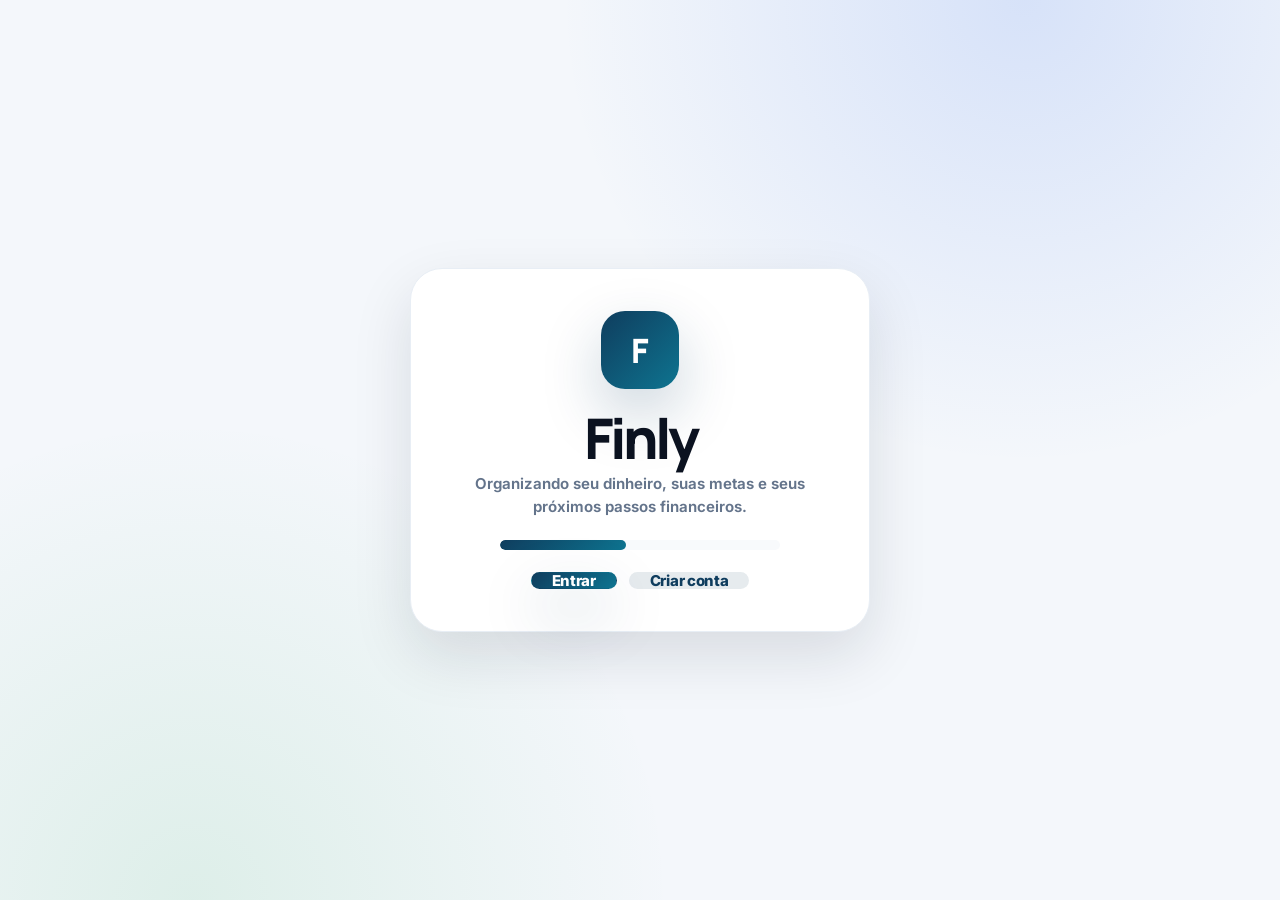
<file: index.html>
<!DOCTYPE html>
<html lang="pt-BR" data-theme="light">
<head>
    <meta charset="UTF-8">
    <meta name="viewport" content="width=device-width, initial-scale=1.0">
    <title>Finly | Carregando</title>
    <meta name="description" content="Finly, seu painel financeiro inteligente.">
    <link rel="stylesheet" href="./src/css/style.css">

    <style>
        .index-page {
            min-height: 100vh;
            display: grid;
            place-items: center;
            padding: 24px;
            background:
                radial-gradient(circle at 80% 0%, rgba(37, 99, 235, 0.14), transparent 34%),
                radial-gradient(circle at 15% 100%, rgba(22, 163, 74, 0.1), transparent 34%),
                var(--color-bg);
        }

        .index-loader {
            width: min(100%, 460px);
            display: grid;
            justify-items: center;
            gap: 22px;
            padding: 42px 32px;
            text-align: center;
            background: var(--color-surface);
            border: 1px solid var(--color-border-soft);
            border-radius: var(--radius-2xl);
            box-shadow: var(--shadow-lg);
        }

        .index-loader__logo {
            display: grid;
            place-items: center;
            width: 78px;
            height: 78px;
            color: #ffffff;
            font-family: var(--font-secondary);
            font-size: 2.1rem;
            font-weight: 900;
            background: var(--gradient-primary);
            border-radius: 24px;
            box-shadow: var(--shadow-primary);
            animation: indexPulse 1.8s ease-in-out infinite;
        }

        .index-loader__content {
            display: grid;
            gap: 8px;
        }

        .index-loader__title {
            font-family: var(--font-secondary);
            font-size: clamp(2.2rem, 8vw, 3.5rem);
            font-weight: 900;
            line-height: 0.95;
            letter-spacing: -0.07em;
            color: var(--color-text);
        }

        .index-loader__text {
            max-width: 340px;
            font-size: 0.94rem;
            font-weight: 650;
            line-height: 1.55;
            color: var(--color-text-muted);
        }

        .index-loader__bar {
            width: min(100%, 280px);
            height: 10px;
            overflow: hidden;
            background: var(--color-surface-soft);
            border-radius: var(--radius-full);
        }

        .index-loader__progress {
            display: block;
            width: 45%;
            height: 100%;
            background: var(--gradient-primary);
            border-radius: inherit;
            animation: indexLoading 1.25s ease-in-out infinite;
        }

        .index-loader__actions {
            display: flex;
            align-items: center;
            justify-content: center;
            gap: 12px;
            flex-wrap: wrap;
        }

        @keyframes indexPulse {
            0%, 100% {
                transform: scale(1);
            }

            50% {
                transform: scale(1.06);
            }
        }

        @keyframes indexLoading {
            0% {
                transform: translateX(-120%);
            }

            100% {
                transform: translateX(240%);
            }
        }

        @media (max-width: 520px) {
            .index-loader {
                padding: 34px 22px;
            }

            .index-loader__actions,
            .index-loader__actions .btn {
                width: 100%;
            }
        }
    </style>
</head>
<body>
    <main class="index-page">
        <section class="index-loader">
            <span class="index-loader__logo">F</span>

            <div class="index-loader__content">
                <h1 class="index-loader__title">Finly</h1>

                <p class="index-loader__text">
                    Organizando seu dinheiro, suas metas e seus próximos passos financeiros.
                </p>
            </div>

            <div class="index-loader__bar" aria-hidden="true">
                <span class="index-loader__progress"></span>
            </div>

            <div class="index-loader__actions">
                <a class="btn btn-primary" href="./pages/login.html">Entrar</a>
                <a class="btn btn-soft" href="./pages/cadastro.html">Criar conta</a>
            </div>
        </section>
    </main>

    <script>
        (() => {
            const getStorage = (key) => {
                try {
                    return JSON.parse(localStorage.getItem(key));
                } catch {
                    return null;
                }
            };

            const session = getStorage("finly_session");
            const profile = getStorage("finly_user_profile");

            const hasUser = Boolean(
                session?.name ||
                session?.email ||
                profile?.name ||
                profile?.email
            );

            const targetPage = hasUser
                ? "./pages/dashboard.html"
                : "./pages/login.html";

            setTimeout(() => {
                window.location.replace(targetPage);
            }, 1200);
        })();
    </script>
</body>
</html>
</file>
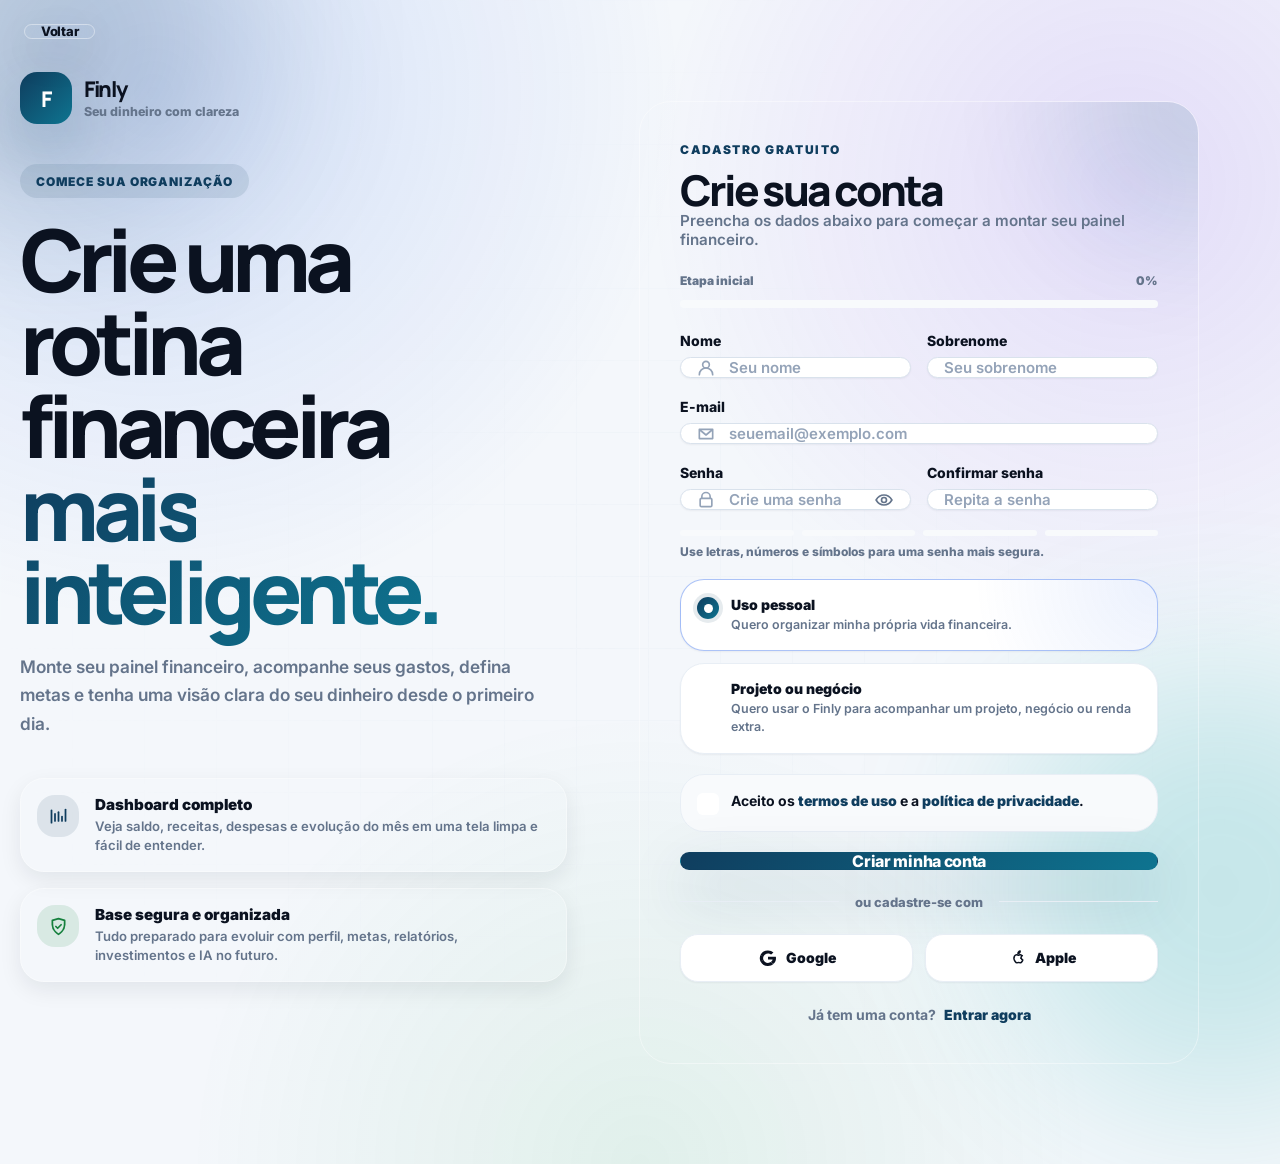
<file: pages/cadastro.html>
<!DOCTYPE html>
<html lang="pt-BR" data-theme="light">
<head>
    <meta charset="UTF-8">
    <meta name="viewport" content="width=device-width, initial-scale=1.0">
    <title>Finly | Criar conta</title>
    <meta name="description" content="Crie sua conta no Finly e comece a organizar sua vida financeira com clareza, metas e inteligência.">
    <link rel="stylesheet" href="../src/css/style.css">
</head>
<body>
    <main class="register-page">
        <div class="register-orb register-orb--one"></div>
        <div class="register-orb register-orb--two"></div>

        <a href="../index.html" class="register-back btn btn-glass btn-sm">
            <span>Voltar</span>
        </a>

        <section class="register-shell">
            <div class="register-hero animate-blur-in">
                <a href="../index.html" class="register-brand">
                    <span class="register-brand__logo">F</span>

                    <span>
                        <strong class="register-brand__name">Finly</strong>
                        <span class="register-brand__tagline">Seu dinheiro com clareza</span>
                    </span>
                </a>

                <div class="register-hero__content">
                    <span class="register-hero__badge">
                        Comece sua organização
                    </span>

                    <h1 class="register-hero__title">
                        Crie uma rotina financeira <span>mais inteligente.</span>
                    </h1>

                    <p class="register-hero__text">
                        Monte seu painel financeiro, acompanhe seus gastos, defina metas e tenha uma visão clara do seu dinheiro desde o primeiro dia.
                    </p>
                </div>

                <div class="register-benefits">
                    <div class="register-benefit">
                        <span class="register-benefit__icon">
                            <svg width="21" height="21" viewBox="0 0 24 24" fill="none" aria-hidden="true">
                                <path d="M4 19V5" stroke="currentColor" stroke-width="2" stroke-linecap="round"/>
                                <path d="M8 17V9" stroke="currentColor" stroke-width="2" stroke-linecap="round"/>
                                <path d="M12 17V7" stroke="currentColor" stroke-width="2" stroke-linecap="round"/>
                                <path d="M16 17v-5" stroke="currentColor" stroke-width="2" stroke-linecap="round"/>
                                <path d="M20 17V4" stroke="currentColor" stroke-width="2" stroke-linecap="round"/>
                            </svg>
                        </span>

                        <div class="register-benefit__content">
                            <strong class="register-benefit__title">Dashboard completo</strong>
                            <p class="register-benefit__text">
                                Veja saldo, receitas, despesas e evolução do mês em uma tela limpa e fácil de entender.
                            </p>
                        </div>
                    </div>

                    <div class="register-benefit">
                        <span class="register-benefit__icon register-benefit__icon--success">
                            <svg width="21" height="21" viewBox="0 0 24 24" fill="none" aria-hidden="true">
                                <path d="M12 21s7-4.5 7-11V5l-7-2-7 2v5c0 6.5 7 11 7 11Z" stroke="currentColor" stroke-width="2" stroke-linejoin="round"/>
                                <path d="m9 12 2 2 4-4" stroke="currentColor" stroke-width="2" stroke-linecap="round" stroke-linejoin="round"/>
                            </svg>
                        </span>

                        <div class="register-benefit__content">
                            <strong class="register-benefit__title">Base segura e organizada</strong>
                            <p class="register-benefit__text">
                                Tudo preparado para evoluir com perfil, metas, relatórios, investimentos e IA no futuro.
                            </p>
                        </div>
                    </div>

                    <div class="register-benefit">
                        <span class="register-benefit__icon register-benefit__icon--accent">
                            <svg width="21" height="21" viewBox="0 0 24 24" fill="none" aria-hidden="true">
                                <path d="M12 3v18" stroke="currentColor" stroke-width="2" stroke-linecap="round"/>
                                <path d="M17 7.5c0-1.38-2.24-2.5-5-2.5S7 6.12 7 7.5 9.24 10 12 10s5 1.12 5 2.5S14.76 15 12 15s-5-1.12-5-2.5" stroke="currentColor" stroke-width="2" stroke-linecap="round"/>
                                <path d="M6 19h12" stroke="currentColor" stroke-width="2" stroke-linecap="round"/>
                            </svg>
                        </span>

                        <div class="register-benefit__content">
                            <strong class="register-benefit__title">Controle para decisões melhores</strong>
                            <p class="register-benefit__text">
                                Entenda para onde seu dinheiro está indo e crie metas reais para o seu próximo passo.
                            </p>
                        </div>
                    </div>
                </div>
            </div>

            <div class="register-panel animate-slide-up">
                <section class="register-card">
                    <div class="register-card__header">
                        <span class="register-card__eyebrow">Cadastro gratuito</span>

                        <div>
                            <h2 class="register-card__title">Crie sua conta</h2>
                            <p class="register-card__text">
                                Preencha os dados abaixo para começar a montar seu painel financeiro.
                            </p>
                        </div>
                    </div>

                    <div class="register-progress" aria-label="Progresso do cadastro">
                        <div class="register-progress__top">
                            <span>Etapa inicial</span>
                            <span>50%</span>
                        </div>

                        <div class="register-progress__track">
                            <span class="register-progress__bar" style="--progress-value: 50%;"></span>
                        </div>
                    </div>

                    <form class="register-form" action="./dashboard.html" method="get">
                        <div class="register-grid">
                            <div class="form__group">
                                <label class="form__label" for="firstName">Nome</label>

                                <div class="input-icon">
                                    <span class="input-icon__item">
                                        <svg width="20" height="20" viewBox="0 0 24 24" fill="none" aria-hidden="true">
                                            <path d="M12 12a4 4 0 1 0 0-8 4 4 0 0 0 0 8Z" stroke="currentColor" stroke-width="2"/>
                                            <path d="M4 20a8 8 0 0 1 16 0" stroke="currentColor" stroke-width="2" stroke-linecap="round"/>
                                        </svg>
                                    </span>

                                    <input
                                        class="input"
                                        type="text"
                                        id="firstName"
                                        name="firstName"
                                        placeholder="Seu nome"
                                        autocomplete="given-name"
                                        required
                                    >
                                </div>
                            </div>

                            <div class="form__group">
                                <label class="form__label" for="lastName">Sobrenome</label>

                                <input
                                    class="input"
                                    type="text"
                                    id="lastName"
                                    name="lastName"
                                    placeholder="Seu sobrenome"
                                    autocomplete="family-name"
                                    required
                                >
                            </div>
                        </div>

                        <div class="form__group">
                            <label class="form__label" for="email">E-mail</label>

                            <div class="input-icon">
                                <span class="input-icon__item">
                                    <svg width="20" height="20" viewBox="0 0 24 24" fill="none" aria-hidden="true">
                                        <path d="M4 6.5h16v11H4v-11Z" stroke="currentColor" stroke-width="2" stroke-linejoin="round"/>
                                        <path d="m4.8 7.2 7.2 6 7.2-6" stroke="currentColor" stroke-width="2" stroke-linecap="round" stroke-linejoin="round"/>
                                    </svg>
                                </span>

                                <input
                                    class="input"
                                    type="email"
                                    id="email"
                                    name="email"
                                    placeholder="seuemail@exemplo.com"
                                    autocomplete="email"
                                    required
                                >
                            </div>
                        </div>

                        <div class="register-grid">
                            <div class="form__group">
                                <label class="form__label" for="password">Senha</label>

                                <div class="input-icon input-action">
                                    <span class="input-icon__item">
                                        <svg width="20" height="20" viewBox="0 0 24 24" fill="none" aria-hidden="true">
                                            <path d="M7 10V8a5 5 0 0 1 10 0v2" stroke="currentColor" stroke-width="2" stroke-linecap="round"/>
                                            <path d="M6.5 10h11A1.5 1.5 0 0 1 19 11.5v7A1.5 1.5 0 0 1 17.5 20h-11A1.5 1.5 0 0 1 5 18.5v-7A1.5 1.5 0 0 1 6.5 10Z" stroke="currentColor" stroke-width="2"/>
                                        </svg>
                                    </span>

                                    <input
                                        class="input"
                                        type="password"
                                        id="password"
                                        name="password"
                                        placeholder="Crie uma senha"
                                        autocomplete="new-password"
                                        required
                                    >

                                    <button class="input-action__button" type="button" aria-label="Mostrar senha">
                                        <svg width="20" height="20" viewBox="0 0 24 24" fill="none" aria-hidden="true">
                                            <path d="M2.5 12s3.5-6 9.5-6 9.5 6 9.5 6-3.5 6-9.5 6-9.5-6-9.5-6Z" stroke="currentColor" stroke-width="2" stroke-linejoin="round"/>
                                            <path d="M12 15a3 3 0 1 0 0-6 3 3 0 0 0 0 6Z" stroke="currentColor" stroke-width="2"/>
                                        </svg>
                                    </button>
                                </div>
                            </div>

                            <div class="form__group">
                                <label class="form__label" for="confirmPassword">Confirmar senha</label>

                                <input
                                    class="input"
                                    type="password"
                                    id="confirmPassword"
                                    name="confirmPassword"
                                    placeholder="Repita a senha"
                                    autocomplete="new-password"
                                    required
                                >
                            </div>
                        </div>

                        <div class="password-strength">
                            <div class="password-strength__track">
                                <span class="password-strength__bar is-active"></span>
                                <span class="password-strength__bar is-active"></span>
                                <span class="password-strength__bar"></span>
                                <span class="password-strength__bar"></span>
                            </div>

                            <span class="password-strength__text">
                                Use letras, números e símbolos para uma senha mais segura.
                            </span>
                        </div>

                        <div class="register-options">
                            <label class="register-option">
                                <input type="radio" name="profileType" value="personal" checked>
                                <span class="register-option__check"></span>

                                <span class="register-option__content">
                                    <strong class="register-option__title">Uso pessoal</strong>
                                    <span class="register-option__text">
                                        Quero organizar minha própria vida financeira.
                                    </span>
                                </span>
                            </label>

                            <label class="register-option">
                                <input type="radio" name="profileType" value="business">
                                <span class="register-option__check"></span>

                                <span class="register-option__content">
                                    <strong class="register-option__title">Projeto ou negócio</strong>
                                    <span class="register-option__text">
                                        Quero usar o Finly para acompanhar um projeto, negócio ou renda extra.
                                    </span>
                                </span>
                            </label>
                        </div>

                        <div class="register-terms">
                            <label class="checkbox">
                                <input type="checkbox" name="terms" required>
                                <span class="checkbox__box"></span>
                                <span class="checkbox__text">
                                    Aceito os <a href="#">termos de uso</a> e a <a href="#">política de privacidade</a>.
                                </span>
                            </label>
                        </div>

                        <button class="btn btn-primary btn-block btn-lg" type="submit">
                            <span>Criar minha conta</span>
                        </button>
                    </form>

                    <div class="register-divider">
                        <span>ou cadastre-se com</span>
                    </div>

                    <div class="register-social">
                        <button class="register-social__button" type="button">
                            <span class="register-social__icon">
                                <svg width="20" height="20" viewBox="0 0 24 24" fill="none" aria-hidden="true">
                                    <path d="M21.6 12.23c0-.73-.06-1.27-.19-1.83H12v3.33h5.52c-.11.83-.71 2.08-2.05 2.92l-.02.11 2.98 2.2.2.02c1.84-1.62 2.97-4 2.97-6.75Z" fill="currentColor"/>
                                    <path d="M12 21.5c2.64 0 4.85-.83 6.47-2.25l-3.08-2.33c-.83.55-1.93.94-3.39.94-2.58 0-4.77-1.62-5.55-3.86l-.12.01-3.1 2.28-.04.11A9.76 9.76 0 0 0 12 21.5Z" fill="currentColor"/>
                                    <path d="M6.45 14a5.68 5.68 0 0 1-.3-1.8c0-.62.11-1.22.29-1.78l-.01-.12-3.14-2.32-.1.05A9.06 9.06 0 0 0 2.1 12.2c0 1.5.39 2.92 1.09 4.17L6.45 14Z" fill="currentColor"/>
                                    <path d="M12 6.53c1.84 0 3.08.76 3.78 1.4l2.76-2.57C16.84 3.86 14.64 3 12 3a9.76 9.76 0 0 0-8.81 5.03l3.25 2.39C7.23 8.15 9.42 6.53 12 6.53Z" fill="currentColor"/>
                                </svg>
                            </span>
                            <span>Google</span>
                        </button>

                        <button class="register-social__button" type="button">
                            <span class="register-social__icon">
                                <svg width="20" height="20" viewBox="0 0 24 24" fill="none" aria-hidden="true">
                                    <path d="M16.6 12.38c-.02-2.1 1.72-3.11 1.8-3.16-1-.1-1.45-.96-2.3-1.18-.98-.25-1.9.58-2.39.58-.5 0-1.27-.56-2.1-.55-1.08.02-2.09.63-2.65 1.6-1.14 1.98-.3 4.9.82 6.5.54.79 1.19 1.67 2.04 1.64.82-.03 1.13-.53 2.12-.53.99 0 1.27.53 2.13.51.88-.02 1.44-.8 1.98-1.59.62-.91.88-1.8.9-1.84-.02-.01-1.72-.66-1.75-2.48Z" stroke="currentColor" stroke-width="1.8" stroke-linejoin="round"/>
                                    <path d="M15.1 5.77c.45-.54.75-1.3.67-2.05-.65.03-1.43.43-1.9.97-.42.49-.79 1.26-.69 2 .72.06 1.46-.37 1.92-.92Z" stroke="currentColor" stroke-width="1.8" stroke-linejoin="round"/>
                                </svg>
                            </span>
                            <span>Apple</span>
                        </button>
                    </div>

                    <footer class="register-card__footer">
                        <span>Já tem uma conta?</span>
                        <a href="./login.html" class="register-link">Entrar agora</a>
                    </footer>
                </section>
            </div>
        </section>
    </main>
    <script src="../src/js/auth/cadastro.js"></script>
</body>
</html>
</file>
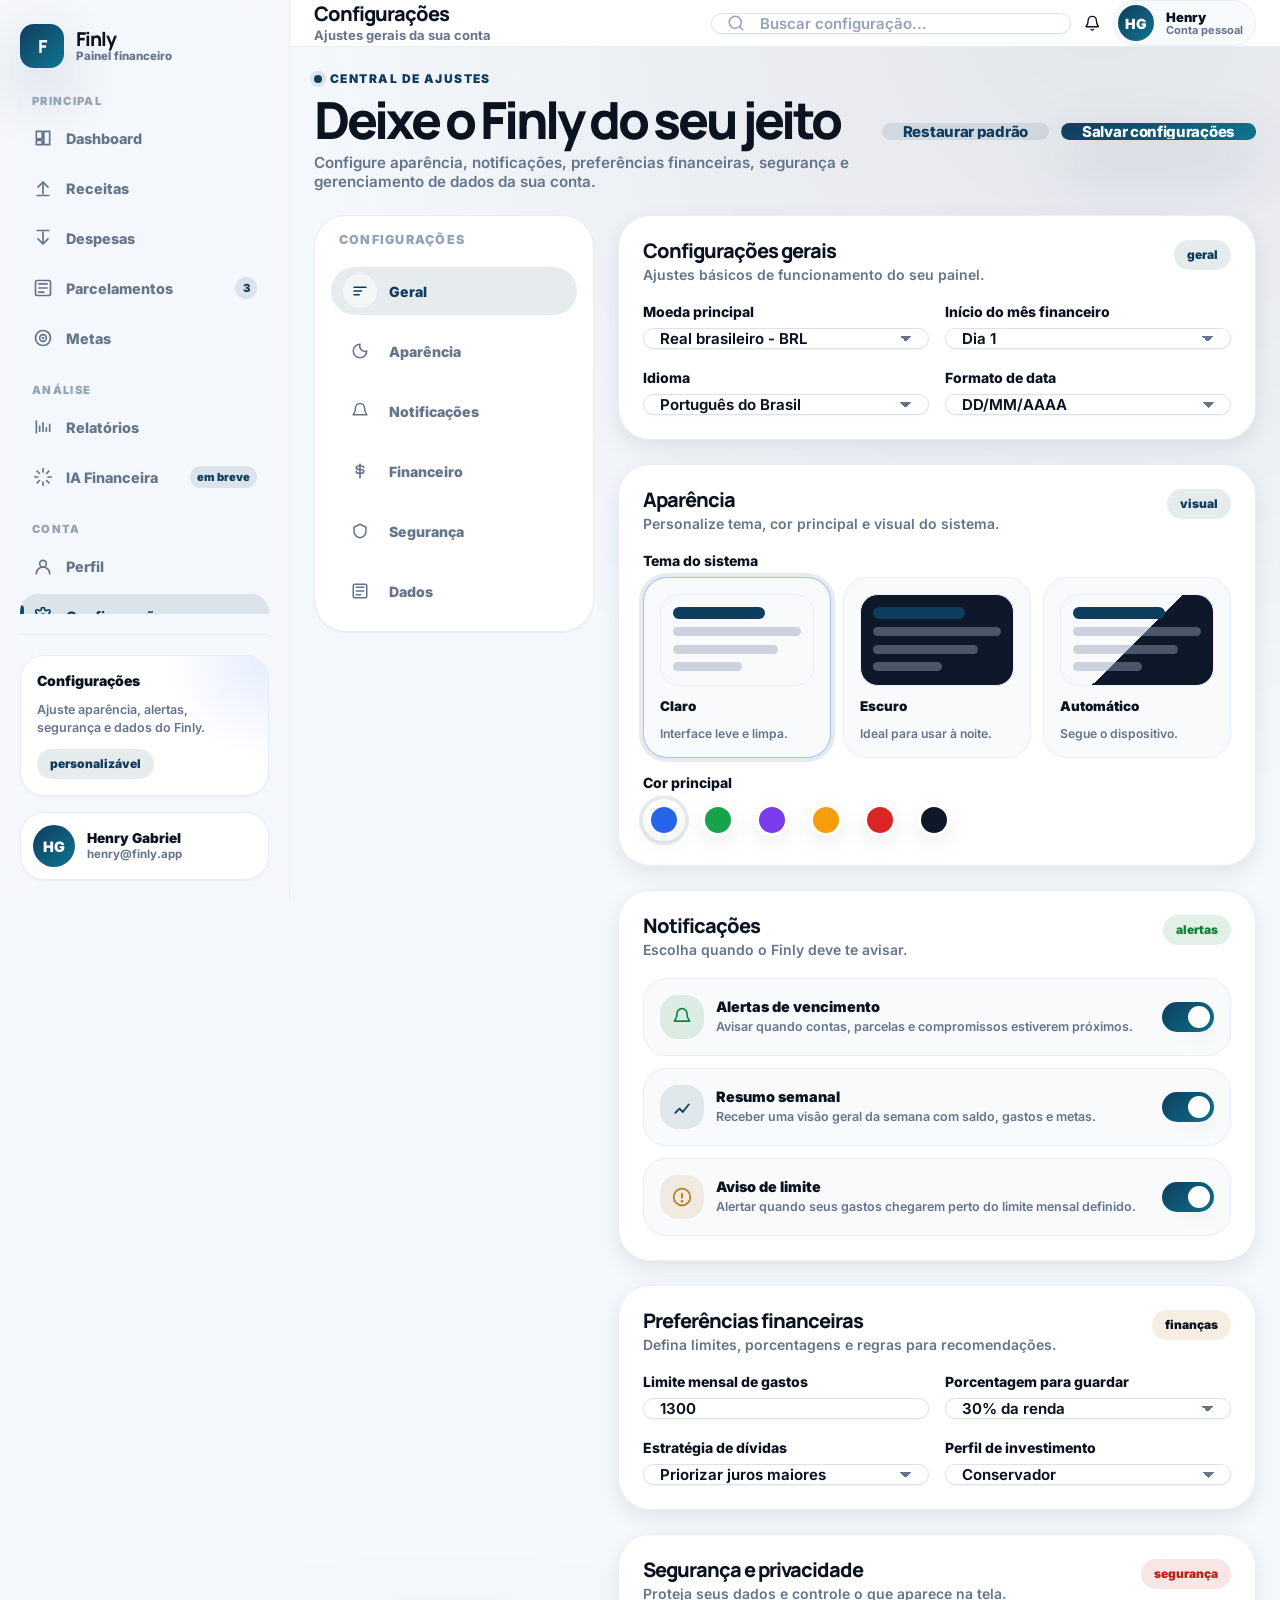
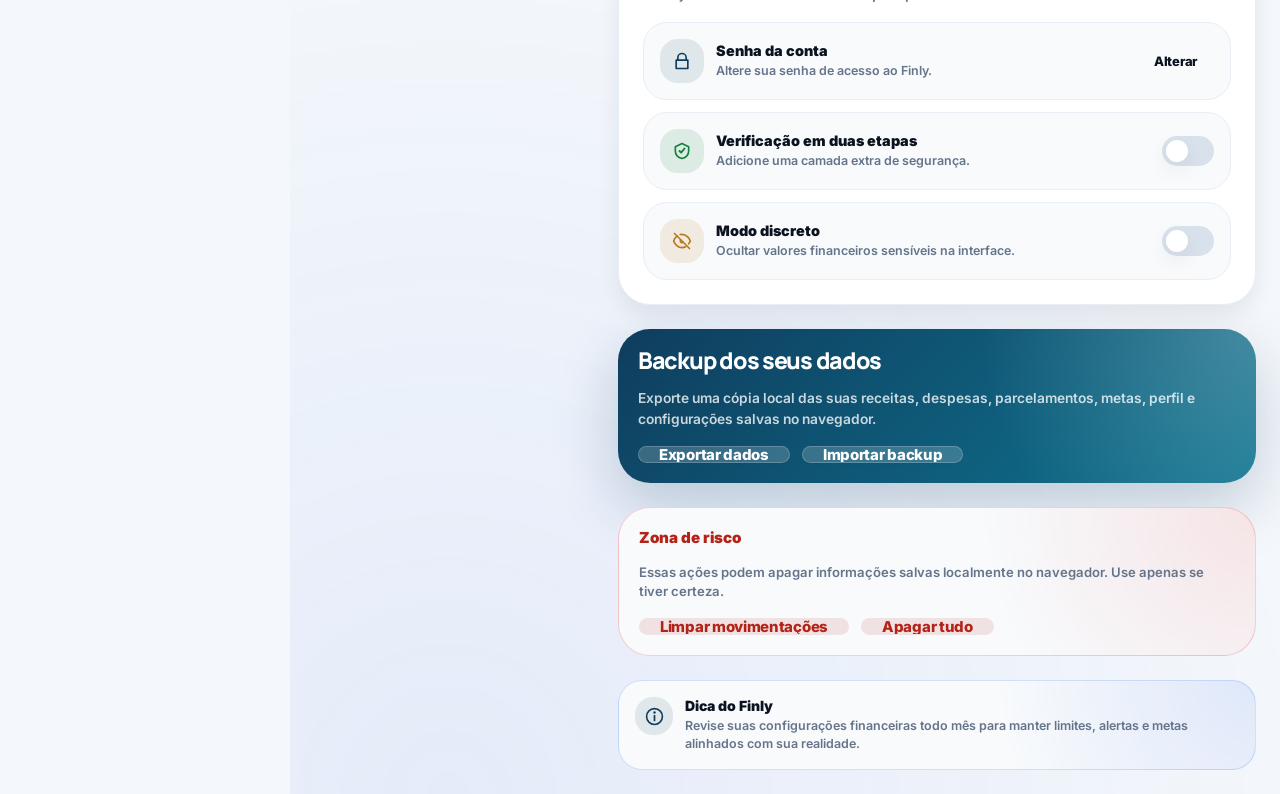
<file: pages/configuracoes.html>
<!DOCTYPE html>
<html lang="pt-BR" data-theme="light">
<head>
    <meta charset="UTF-8">
    <meta name="viewport" content="width=device-width, initial-scale=1.0">
    <title>Finly | Configurações</title>
    <meta name="description" content="Configure aparência, notificações, segurança e dados da sua conta Finly.">
    <link rel="stylesheet" href="../src/css/style.css">
</head>
<body>
    <button class="sidebar-toggle" type="button" aria-label="Abrir menu">
        <svg width="22" height="22" viewBox="0 0 24 24" fill="none" aria-hidden="true">
            <path d="M4 7h16M4 12h16M4 17h16" stroke="currentColor" stroke-width="2.3" stroke-linecap="round"/>
        </svg>
    </button>

    <div class="sidebar-overlay"></div>

    <div class="app-layout">
        <aside class="sidebar">
            <a href="./dashboard.html" class="sidebar__brand">
                <span class="sidebar__logo">F</span>

                <span class="sidebar__brand-info">
                    <strong class="sidebar__brand-name">Finly</strong>
                    <span class="sidebar__brand-label">Painel financeiro</span>
                </span>
            </a>

            <div class="sidebar__content custom-scrollbar">
                <section class="sidebar__section">
                    <span class="sidebar__section-title">Principal</span>

                    <nav class="sidebar__nav" aria-label="Menu principal">
                        <a href="./dashboard.html" class="sidebar__link">
                            <span class="sidebar__icon">
                                <svg viewBox="0 0 24 24" fill="none" aria-hidden="true">
                                    <path d="M4 13h7V4H4v9Zm9 7h7V4h-7v16ZM4 20h7v-5H4v5Z" stroke="currentColor" stroke-width="2" stroke-linejoin="round"/>
                                </svg>
                            </span>
                            <span class="sidebar__text">Dashboard</span>
                        </a>

                        <a href="./receitas.html" class="sidebar__link">
                            <span class="sidebar__icon">
                                <svg viewBox="0 0 24 24" fill="none" aria-hidden="true">
                                    <path d="M12 19V5" stroke="currentColor" stroke-width="2" stroke-linecap="round"/>
                                    <path d="m6 11 6-6 6 6" stroke="currentColor" stroke-width="2" stroke-linecap="round" stroke-linejoin="round"/>
                                    <path d="M5 21h14" stroke="currentColor" stroke-width="2" stroke-linecap="round"/>
                                </svg>
                            </span>
                            <span class="sidebar__text">Receitas</span>
                        </a>

                        <a href="./despesas.html" class="sidebar__link">
                            <span class="sidebar__icon">
                                <svg viewBox="0 0 24 24" fill="none" aria-hidden="true">
                                    <path d="M12 5v14" stroke="currentColor" stroke-width="2" stroke-linecap="round"/>
                                    <path d="m18 13-6 6-6-6" stroke="currentColor" stroke-width="2" stroke-linecap="round" stroke-linejoin="round"/>
                                    <path d="M5 3h14" stroke="currentColor" stroke-width="2" stroke-linecap="round"/>
                                </svg>
                            </span>
                            <span class="sidebar__text">Despesas</span>
                        </a>

                        <a href="./parcelamentos.html" class="sidebar__link">
                            <span class="sidebar__icon">
                                <svg viewBox="0 0 24 24" fill="none" aria-hidden="true">
                                    <path d="M7 7h10M7 12h10M7 17h6" stroke="currentColor" stroke-width="2" stroke-linecap="round"/>
                                    <path d="M5 3h14a2 2 0 0 1 2 2v14a2 2 0 0 1-2 2H5a2 2 0 0 1-2-2V5a2 2 0 0 1 2-2Z" stroke="currentColor" stroke-width="2"/>
                                </svg>
                            </span>
                            <span class="sidebar__text">Parcelamentos</span>
                            <span class="sidebar__badge">3</span>
                        </a>

                        <a href="./metas.html" class="sidebar__link">
                            <span class="sidebar__icon">
                                <svg viewBox="0 0 24 24" fill="none" aria-hidden="true">
                                    <path d="M12 21a9 9 0 1 0 0-18 9 9 0 0 0 0 18Z" stroke="currentColor" stroke-width="2"/>
                                    <path d="M12 16a4 4 0 1 0 0-8 4 4 0 0 0 0 8Z" stroke="currentColor" stroke-width="2"/>
                                    <path d="M12 12h.01" stroke="currentColor" stroke-width="3" stroke-linecap="round"/>
                                </svg>
                            </span>
                            <span class="sidebar__text">Metas</span>
                        </a>
                    </nav>
                </section>

                <section class="sidebar__section">
                    <span class="sidebar__section-title">Análise</span>

                    <nav class="sidebar__nav" aria-label="Menu de análise">
                        <a href="./relatorios.html" class="sidebar__link">
                            <span class="sidebar__icon">
                                <svg viewBox="0 0 24 24" fill="none" aria-hidden="true">
                                    <path d="M4 19V5" stroke="currentColor" stroke-width="2" stroke-linecap="round"/>
                                    <path d="M8 17v-6M12 17V7M16 17v-4M20 17V9" stroke="currentColor" stroke-width="2" stroke-linecap="round"/>
                                </svg>
                            </span>
                            <span class="sidebar__text">Relatórios</span>
                        </a>

                        <a href="#" class="sidebar__link">
                            <span class="sidebar__icon">
                                <svg viewBox="0 0 24 24" fill="none" aria-hidden="true">
                                    <path d="M12 2v4M12 18v4M4.93 4.93l2.83 2.83M16.24 16.24l2.83 2.83M2 12h4M18 12h4M4.93 19.07l2.83-2.83M16.24 7.76l2.83-2.83" stroke="currentColor" stroke-width="2" stroke-linecap="round"/>
                                </svg>
                            </span>
                            <span class="sidebar__text">IA Financeira</span>
                            <span class="sidebar__badge">em breve</span>
                        </a>
                    </nav>
                </section>

                <section class="sidebar__section">
                    <span class="sidebar__section-title">Conta</span>

                    <nav class="sidebar__nav" aria-label="Menu da conta">
                        <a href="./perfil.html" class="sidebar__link">
                            <span class="sidebar__icon">
                                <svg viewBox="0 0 24 24" fill="none" aria-hidden="true">
                                    <path d="M12 12a4 4 0 1 0 0-8 4 4 0 0 0 0 8Z" stroke="currentColor" stroke-width="2"/>
                                    <path d="M4 20a8 8 0 0 1 16 0" stroke="currentColor" stroke-width="2" stroke-linecap="round"/>
                                </svg>
                            </span>
                            <span class="sidebar__text">Perfil</span>
                        </a>

                        <a href="./configuracoes.html" class="sidebar__link is-active">
                            <span class="sidebar__icon">
                                <svg viewBox="0 0 24 24" fill="none" aria-hidden="true">
                                    <path d="M12 15.5a3.5 3.5 0 1 0 0-7 3.5 3.5 0 0 0 0 7Z" stroke="currentColor" stroke-width="2"/>
                                    <path d="M19.4 15a1.7 1.7 0 0 0 .34 1.87l.06.06a2 2 0 1 1-2.83 2.83l-.06-.06A1.7 1.7 0 0 0 15 19.36a1.7 1.7 0 0 0-1 .64 1.7 1.7 0 0 0-.36 1.08V21a2 2 0 1 1-4 0v-.09A1.7 1.7 0 0 0 8.6 19.36a1.7 1.7 0 0 0-1.87.34l-.06.06a2 2 0 1 1-2.83-2.83l.06-.06A1.7 1.7 0 0 0 4.24 15a1.7 1.7 0 0 0-.64-1 1.7 1.7 0 0 0-1.08-.36H2.5a2 2 0 1 1 0-4h.09A1.7 1.7 0 0 0 4.24 8.6a1.7 1.7 0 0 0-.34-1.87l-.06-.06a2 2 0 1 1 2.83-2.83l.06.06A1.7 1.7 0 0 0 8.6 4.24a1.7 1.7 0 0 0 1-.64A1.7 1.7 0 0 0 9.96 2.5V2.5a2 2 0 1 1 4 0v.09a1.7 1.7 0 0 0 1.04 1.65 1.7 1.7 0 0 0 1.87-.34l.06-.06a2 2 0 1 1 2.83 2.83l-.06.06A1.7 1.7 0 0 0 19.36 8.6a1.7 1.7 0 0 0 .64 1c.3.23.68.36 1.08.36H21a2 2 0 1 1 0 4h-.09A1.7 1.7 0 0 0 19.4 15Z" stroke="currentColor" stroke-width="2"/>
                                </svg>
                            </span>
                            <span class="sidebar__text">Configurações</span>
                        </a>
                    </nav>
                </section>
            </div>

            <div class="sidebar__footer">
                <div class="sidebar-card">
                    <strong class="sidebar-card__title">Configurações</strong>
                    <p class="sidebar-card__text">Ajuste aparência, alertas, segurança e dados do Finly.</p>
                    <span class="badge badge--primary">personalizável</span>
                </div>

                <div class="sidebar-user">
                    <span class="sidebar-user__avatar">H</span>

                    <span class="sidebar-user__info">
                        <strong class="sidebar-user__name">Henry Gabriel</strong>
                        <span class="sidebar-user__email">henry@finly.app</span>
                    </span>
                </div>
            </div>
        </aside>

        <main class="app-main settings-page">
            <header class="topbar">
                <div class="topbar__left">
                    <div class="topbar__title-group">
                        <h1 class="topbar__title">Configurações</h1>
                        <span class="topbar__subtitle">Ajustes gerais da sua conta</span>
                    </div>
                </div>

                <div class="topbar__right">
                    <div class="topbar__search form-search">
                        <span class="form-search__icon">
                            <svg width="18" height="18" viewBox="0 0 24 24" fill="none" aria-hidden="true">
                                <path d="M11 19a8 8 0 1 0 0-16 8 8 0 0 0 0 16Z" stroke="currentColor" stroke-width="2"/>
                                <path d="m21 21-4.35-4.35" stroke="currentColor" stroke-width="2" stroke-linecap="round"/>
                            </svg>
                        </span>
                        <input class="input" type="search" placeholder="Buscar configuração...">
                    </div>

                    <button class="btn btn-ghost btn-icon" type="button" aria-label="Notificações">
                        <svg width="20" height="20" viewBox="0 0 24 24" fill="none" aria-hidden="true">
                            <path d="M18 8a6 6 0 0 0-12 0c0 7-3 7-3 9h18c0-2-3-2-3-9Z" stroke="currentColor" stroke-width="2" stroke-linecap="round"/>
                            <path d="M13.73 21a2 2 0 0 1-3.46 0" stroke="currentColor" stroke-width="2" stroke-linecap="round"/>
                        </svg>
                    </button>

                    <button class="user-menu" type="button">
                        <span class="user-menu__avatar">H</span>

                        <span class="user-menu__info">
                            <strong class="user-menu__name">Henry</strong>
                            <span class="user-menu__role">Conta pessoal</span>
                        </span>
                    </button>
                </div>
            </header>

            <section class="settings-content">
                <div class="settings-header">
                    <div class="settings-header__content">
                        <span class="settings-header__eyebrow">
                            <span class="status-dot primary"></span>
                            Central de ajustes
                        </span>

                        <h2 class="settings-header__title">Deixe o Finly do seu jeito</h2>

                        <p class="settings-header__text">
                            Configure aparência, notificações, preferências financeiras, segurança e gerenciamento de dados da sua conta.
                        </p>
                    </div>

                    <div class="settings-header__actions">
                        <button class="btn btn-soft" type="button" data-action="reset-settings">
                            Restaurar padrão
                        </button>

                        <button class="btn btn-primary" type="button" data-action="save-settings">
                            Salvar configurações
                        </button>
                    </div>
                </div>

                <div class="settings-grid">
                    <nav class="settings-menu" aria-label="Menu de configurações">
                        <span class="settings-menu__title">Configurações</span>

                        <a href="#geral" class="settings-menu__link is-active">
                            <span class="settings-menu__icon">
                                <svg width="18" height="18" viewBox="0 0 24 24" fill="none">
                                    <path d="M4 7h16M4 12h10M4 17h7" stroke="currentColor" stroke-width="2" stroke-linecap="round"/>
                                </svg>
                            </span>
                            Geral
                        </a>

                        <a href="#aparencia" class="settings-menu__link">
                            <span class="settings-menu__icon">
                                <svg width="18" height="18" viewBox="0 0 24 24" fill="none">
                                    <path d="M12 3a9 9 0 1 0 9 9 7 7 0 0 1-9-9Z" stroke="currentColor" stroke-width="2" stroke-linejoin="round"/>
                                </svg>
                            </span>
                            Aparência
                        </a>

                        <a href="#notificacoes" class="settings-menu__link">
                            <span class="settings-menu__icon">
                                <svg width="18" height="18" viewBox="0 0 24 24" fill="none">
                                    <path d="M18 8a6 6 0 0 0-12 0c0 7-3 7-3 9h18c0-2-3-2-3-9Z" stroke="currentColor" stroke-width="2" stroke-linecap="round"/>
                                </svg>
                            </span>
                            Notificações
                        </a>

                        <a href="#financeiro" class="settings-menu__link">
                            <span class="settings-menu__icon">
                                <svg width="18" height="18" viewBox="0 0 24 24" fill="none">
                                    <path d="M12 3v18" stroke="currentColor" stroke-width="2.2" stroke-linecap="round"/>
                                    <path d="M17 7.5c0-1.38-2.24-2.5-5-2.5S7 6.12 7 7.5 9.24 10 12 10s5 1.12 5 2.5S14.76 15 12 15s-5-1.12-5-2.5" stroke="currentColor" stroke-width="2.2" stroke-linecap="round"/>
                                </svg>
                            </span>
                            Financeiro
                        </a>

                        <a href="#seguranca" class="settings-menu__link">
                            <span class="settings-menu__icon">
                                <svg width="18" height="18" viewBox="0 0 24 24" fill="none">
                                    <path d="M12 3 20 7v5c0 5-3.5 8-8 9-4.5-1-8-4-8-9V7l8-4Z" stroke="currentColor" stroke-width="2" stroke-linejoin="round"/>
                                </svg>
                            </span>
                            Segurança
                        </a>

                        <a href="#dados" class="settings-menu__link">
                            <span class="settings-menu__icon">
                                <svg width="18" height="18" viewBox="0 0 24 24" fill="none">
                                    <path d="M7 7h10M7 12h10M7 17h6" stroke="currentColor" stroke-width="2" stroke-linecap="round"/>
                                    <path d="M5 3h14a2 2 0 0 1 2 2v14a2 2 0 0 1-2 2H5a2 2 0 0 1-2-2V5a2 2 0 0 1 2-2Z" stroke="currentColor" stroke-width="2"/>
                                </svg>
                            </span>
                            Dados
                        </a>
                    </nav>

                    <div class="settings-main">
                        <section class="card settings-card" id="geral">
                            <div class="settings-section__header">
                                <div class="settings-section__title-group">
                                    <h3 class="settings-section__title">Configurações gerais</h3>
                                    <p class="settings-section__text">Ajustes básicos de funcionamento do seu painel.</p>
                                </div>

                                <span class="badge badge--primary">geral</span>
                            </div>

                            <form class="settings-form">
                                <div class="settings-form__grid">
                                    <div class="form__group">
                                        <label class="form__label" for="settingsCurrency">Moeda principal</label>
                                        <select class="input select" id="settingsCurrency" name="settingsCurrency">
                                            <option value="BRL" selected>Real brasileiro - BRL</option>
                                            <option value="USD">Dólar americano - USD</option>
                                            <option value="EUR">Euro - EUR</option>
                                        </select>
                                    </div>

                                    <div class="form__group">
                                        <label class="form__label" for="settingsMonthStart">Início do mês financeiro</label>
                                        <select class="input select" id="settingsMonthStart" name="settingsMonthStart">
                                            <option value="1" selected>Dia 1</option>
                                            <option value="5">Dia 5</option>
                                            <option value="10">Dia 10</option>
                                            <option value="15">Dia 15</option>
                                        </select>
                                    </div>
                                </div>

                                <div class="settings-form__grid">
                                    <div class="form__group">
                                        <label class="form__label" for="settingsLanguage">Idioma</label>
                                        <select class="input select" id="settingsLanguage" name="settingsLanguage">
                                            <option value="pt-BR" selected>Português do Brasil</option>
                                            <option value="en-US">English</option>
                                            <option value="es-ES">Español</option>
                                        </select>
                                    </div>

                                    <div class="form__group">
                                        <label class="form__label" for="settingsDateFormat">Formato de data</label>
                                        <select class="input select" id="settingsDateFormat" name="settingsDateFormat">
                                            <option value="dd/mm/yyyy" selected>DD/MM/AAAA</option>
                                            <option value="mm/dd/yyyy">MM/DD/AAAA</option>
                                            <option value="yyyy-mm-dd">AAAA-MM-DD</option>
                                        </select>
                                    </div>
                                </div>
                            </form>
                        </section>

                        <section class="card settings-card" id="aparencia">
                            <div class="settings-section__header">
                                <div class="settings-section__title-group">
                                    <h3 class="settings-section__title">Aparência</h3>
                                    <p class="settings-section__text">Personalize tema, cor principal e visual do sistema.</p>
                                </div>

                                <span class="badge badge--primary">visual</span>
                            </div>

                            <div class="settings-section">
                                <div class="form__group">
                                    <label class="form__label">Tema do sistema</label>

                                    <div class="settings-theme-grid">
                                        <label class="settings-theme is-active">
                                            <input type="radio" name="settingsTheme" value="light" checked>

                                            <span class="settings-theme__preview settings-theme__preview--light">
                                                <span class="settings-theme__bar"></span>
                                                <span class="settings-theme__line"></span>
                                                <span class="settings-theme__line"></span>
                                                <span class="settings-theme__line"></span>
                                            </span>

                                            <strong class="settings-theme__name">Claro</strong>
                                            <span class="settings-theme__text">Interface leve e limpa.</span>
                                        </label>

                                        <label class="settings-theme">
                                            <input type="radio" name="settingsTheme" value="dark">

                                            <span class="settings-theme__preview settings-theme__preview--dark">
                                                <span class="settings-theme__bar"></span>
                                                <span class="settings-theme__line"></span>
                                                <span class="settings-theme__line"></span>
                                                <span class="settings-theme__line"></span>
                                            </span>

                                            <strong class="settings-theme__name">Escuro</strong>
                                            <span class="settings-theme__text">Ideal para usar à noite.</span>
                                        </label>

                                        <label class="settings-theme">
                                            <input type="radio" name="settingsTheme" value="auto">

                                            <span class="settings-theme__preview settings-theme__preview--auto">
                                                <span class="settings-theme__bar"></span>
                                                <span class="settings-theme__line"></span>
                                                <span class="settings-theme__line"></span>
                                                <span class="settings-theme__line"></span>
                                            </span>

                                            <strong class="settings-theme__name">Automático</strong>
                                            <span class="settings-theme__text">Segue o dispositivo.</span>
                                        </label>
                                    </div>
                                </div>

                                <div class="form__group">
                                    <label class="form__label">Cor principal</label>

                                    <div class="settings-color-grid">
                                        <label class="settings-color is-active" title="Azul">
                                            <input type="radio" name="settingsColor" value="blue" checked>
                                            <span class="settings-color__dot settings-color__dot--blue"></span>
                                        </label>

                                        <label class="settings-color" title="Verde">
                                            <input type="radio" name="settingsColor" value="green">
                                            <span class="settings-color__dot settings-color__dot--green"></span>
                                        </label>

                                        <label class="settings-color" title="Roxo">
                                            <input type="radio" name="settingsColor" value="purple">
                                            <span class="settings-color__dot settings-color__dot--purple"></span>
                                        </label>

                                        <label class="settings-color" title="Laranja">
                                            <input type="radio" name="settingsColor" value="orange">
                                            <span class="settings-color__dot settings-color__dot--orange"></span>
                                        </label>

                                        <label class="settings-color" title="Vermelho">
                                            <input type="radio" name="settingsColor" value="red">
                                            <span class="settings-color__dot settings-color__dot--red"></span>
                                        </label>

                                        <label class="settings-color" title="Slate">
                                            <input type="radio" name="settingsColor" value="slate">
                                            <span class="settings-color__dot settings-color__dot--slate"></span>
                                        </label>
                                    </div>
                                </div>
                            </div>
                        </section>

                        <section class="card settings-card" id="notificacoes">
                            <div class="settings-section__header">
                                <div class="settings-section__title-group">
                                    <h3 class="settings-section__title">Notificações</h3>
                                    <p class="settings-section__text">Escolha quando o Finly deve te avisar.</p>
                                </div>

                                <span class="badge badge--success">alertas</span>
                            </div>

                            <div class="settings-list">
                                <article class="settings-item">
                                    <div class="settings-item__main">
                                        <span class="settings-item__icon settings-item__icon--success">
                                            <svg width="20" height="20" viewBox="0 0 24 24" fill="none">
                                                <path d="M18 8a6 6 0 0 0-12 0c0 7-3 7-3 9h18c0-2-3-2-3-9Z" stroke="currentColor" stroke-width="2" stroke-linecap="round"/>
                                            </svg>
                                        </span>

                                        <span class="settings-item__info">
                                            <strong class="settings-item__title">Alertas de vencimento</strong>
                                            <span class="settings-item__text">Avisar quando contas, parcelas e compromissos estiverem próximos.</span>
                                        </span>
                                    </div>

                                    <div class="settings-item__action">
                                        <label class="settings-switch">
                                            <input type="checkbox" id="notifyDueDates" checked>
                                            <span class="settings-switch__slider"></span>
                                        </label>
                                    </div>
                                </article>

                                <article class="settings-item">
                                    <div class="settings-item__main">
                                        <span class="settings-item__icon">
                                            <svg width="20" height="20" viewBox="0 0 24 24" fill="none">
                                                <path d="M4 19 9 14l4 4 7-9" stroke="currentColor" stroke-width="2.2" stroke-linecap="round" stroke-linejoin="round"/>
                                            </svg>
                                        </span>

                                        <span class="settings-item__info">
                                            <strong class="settings-item__title">Resumo semanal</strong>
                                            <span class="settings-item__text">Receber uma visão geral da semana com saldo, gastos e metas.</span>
                                        </span>
                                    </div>

                                    <div class="settings-item__action">
                                        <label class="settings-switch">
                                            <input type="checkbox" id="notifyWeekly" checked>
                                            <span class="settings-switch__slider"></span>
                                        </label>
                                    </div>
                                </article>

                                <article class="settings-item">
                                    <div class="settings-item__main">
                                        <span class="settings-item__icon settings-item__icon--warning">
                                            <svg width="20" height="20" viewBox="0 0 24 24" fill="none">
                                                <path d="M12 8v5" stroke="currentColor" stroke-width="2.2" stroke-linecap="round"/>
                                                <path d="M12 17h.01" stroke="currentColor" stroke-width="3" stroke-linecap="round"/>
                                                <path d="M12 22a10 10 0 1 0 0-20 10 10 0 0 0 0 20Z" stroke="currentColor" stroke-width="2"/>
                                            </svg>
                                        </span>

                                        <span class="settings-item__info">
                                            <strong class="settings-item__title">Aviso de limite</strong>
                                            <span class="settings-item__text">Alertar quando seus gastos chegarem perto do limite mensal definido.</span>
                                        </span>
                                    </div>

                                    <div class="settings-item__action">
                                        <label class="settings-switch">
                                            <input type="checkbox" id="notifyLimit" checked>
                                            <span class="settings-switch__slider"></span>
                                        </label>
                                    </div>
                                </article>
                            </div>
                        </section>

                        <section class="card settings-card" id="financeiro">
                            <div class="settings-section__header">
                                <div class="settings-section__title-group">
                                    <h3 class="settings-section__title">Preferências financeiras</h3>
                                    <p class="settings-section__text">Defina limites, porcentagens e regras para recomendações.</p>
                                </div>

                                <span class="badge badge--warning">finanças</span>
                            </div>

                            <form class="settings-form">
                                <div class="settings-form__grid">
                                    <div class="form__group">
                                        <label class="form__label" for="monthlyExpenseLimit">Limite mensal de gastos</label>
                                        <input class="input" type="number" id="monthlyExpenseLimit" value="1300" min="0" step="0.01">
                                    </div>

                                    <div class="form__group">
                                        <label class="form__label" for="recommendedSavePercent">Porcentagem para guardar</label>
                                        <select class="input select" id="recommendedSavePercent">
                                            <option value="10">10% da renda</option>
                                            <option value="20">20% da renda</option>
                                            <option value="30" selected>30% da renda</option>
                                            <option value="40">40% da renda</option>
                                            <option value="50">50% da renda</option>
                                        </select>
                                    </div>
                                </div>

                                <div class="settings-form__grid">
                                    <div class="form__group">
                                        <label class="form__label" for="debtStrategy">Estratégia de dívidas</label>
                                        <select class="input select" id="debtStrategy">
                                            <option value="higher-interest" selected>Priorizar juros maiores</option>
                                            <option value="lower-value">Quitar menores primeiro</option>
                                            <option value="due-date">Priorizar vencimento próximo</option>
                                        </select>
                                    </div>

                                    <div class="form__group">
                                        <label class="form__label" for="investmentProfile">Perfil de investimento</label>
                                        <select class="input select" id="investmentProfile">
                                            <option value="conservative" selected>Conservador</option>
                                            <option value="moderate">Moderado</option>
                                            <option value="bold">Arrojado</option>
                                        </select>
                                    </div>
                                </div>
                            </form>
                        </section>

                        <section class="card settings-card" id="seguranca">
                            <div class="settings-section__header">
                                <div class="settings-section__title-group">
                                    <h3 class="settings-section__title">Segurança e privacidade</h3>
                                    <p class="settings-section__text">Proteja seus dados e controle o que aparece na tela.</p>
                                </div>

                                <span class="badge badge--danger">segurança</span>
                            </div>

                            <div class="settings-list">
                                <article class="settings-item">
                                    <div class="settings-item__main">
                                        <span class="settings-item__icon">
                                            <svg width="20" height="20" viewBox="0 0 24 24" fill="none">
                                                <path d="M7 11V8a5 5 0 0 1 10 0v3" stroke="currentColor" stroke-width="2" stroke-linecap="round"/>
                                                <path d="M5 11h14v10H5V11Z" stroke="currentColor" stroke-width="2" stroke-linejoin="round"/>
                                            </svg>
                                        </span>

                                        <span class="settings-item__info">
                                            <strong class="settings-item__title">Senha da conta</strong>
                                            <span class="settings-item__text">Altere sua senha de acesso ao Finly.</span>
                                        </span>
                                    </div>

                                    <div class="settings-item__action">
                                        <button class="btn btn-ghost btn-sm" type="button" data-action="change-password">Alterar</button>
                                    </div>
                                </article>

                                <article class="settings-item">
                                    <div class="settings-item__main">
                                        <span class="settings-item__icon settings-item__icon--success">
                                            <svg width="20" height="20" viewBox="0 0 24 24" fill="none">
                                                <path d="M12 3 20 7v5c0 5-3.5 8-8 9-4.5-1-8-4-8-9V7l8-4Z" stroke="currentColor" stroke-width="2" stroke-linejoin="round"/>
                                                <path d="m9 12 2 2 4-5" stroke="currentColor" stroke-width="2.2" stroke-linecap="round" stroke-linejoin="round"/>
                                            </svg>
                                        </span>

                                        <span class="settings-item__info">
                                            <strong class="settings-item__title">Verificação em duas etapas</strong>
                                            <span class="settings-item__text">Adicione uma camada extra de segurança.</span>
                                        </span>
                                    </div>

                                    <div class="settings-item__action">
                                        <label class="settings-switch">
                                            <input type="checkbox" id="twoFactor">
                                            <span class="settings-switch__slider"></span>
                                        </label>
                                    </div>
                                </article>

                                <article class="settings-item">
                                    <div class="settings-item__main">
                                        <span class="settings-item__icon settings-item__icon--warning">
                                            <svg width="20" height="20" viewBox="0 0 24 24" fill="none">
                                                <path d="M3 3l18 18" stroke="currentColor" stroke-width="2" stroke-linecap="round"/>
                                                <path d="M10.58 10.58A2 2 0 0 0 12 14a2 2 0 0 0 1.42-.58" stroke="currentColor" stroke-width="2" stroke-linecap="round"/>
                                                <path d="M9.88 4.24A9.77 9.77 0 0 1 12 4c5 0 9 5 10 8a13.16 13.16 0 0 1-2.03 3.36" stroke="currentColor" stroke-width="2" stroke-linecap="round"/>
                                                <path d="M6.1 6.1C4.14 7.42 2.7 9.5 2 12c1 3 5 8 10 8a9.4 9.4 0 0 0 4.35-1.1" stroke="currentColor" stroke-width="2" stroke-linecap="round"/>
                                            </svg>
                                        </span>

                                        <span class="settings-item__info">
                                            <strong class="settings-item__title">Modo discreto</strong>
                                            <span class="settings-item__text">Ocultar valores financeiros sensíveis na interface.</span>
                                        </span>
                                    </div>

                                    <div class="settings-item__action">
                                        <label class="settings-switch">
                                            <input type="checkbox" id="privacyMode">
                                            <span class="settings-switch__slider"></span>
                                        </label>
                                    </div>
                                </article>
                            </div>
                        </section>

                        <section class="settings-backup-card" id="dados">
                            <strong class="settings-backup-card__title">Backup dos seus dados</strong>

                            <p class="settings-backup-card__text">
                                Exporte uma cópia local das suas receitas, despesas, parcelamentos, metas, perfil e configurações salvas no navegador.
                            </p>

                            <div class="settings-backup-card__actions">
                                <button class="btn" type="button" data-action="export-data">
                                    Exportar dados
                                </button>

                                <button class="btn" type="button" data-action="import-data">
                                    Importar backup
                                </button>
                            </div>
                        </section>

                        <section class="settings-danger-zone">
                            <strong class="settings-danger-zone__title">Zona de risco</strong>

                            <p class="settings-danger-zone__text">
                                Essas ações podem apagar informações salvas localmente no navegador. Use apenas se tiver certeza.
                            </p>

                            <div class="settings-danger-zone__actions">
                                <button class="btn btn-soft-danger" type="button" data-action="clear-transactions">
                                    Limpar movimentações
                                </button>

                                <button class="btn btn-soft-danger" type="button" data-action="clear-all">
                                    Apagar tudo
                                </button>
                            </div>
                        </section>

                        <section class="settings-tip">
                            <span class="settings-tip__icon">
                                <svg width="19" height="19" viewBox="0 0 24 24" fill="none" aria-hidden="true">
                                    <path d="M12 17v-6" stroke="currentColor" stroke-width="2.2" stroke-linecap="round"/>
                                    <path d="M12 7h.01" stroke="currentColor" stroke-width="3" stroke-linecap="round"/>
                                    <path d="M12 22a10 10 0 1 0 0-20 10 10 0 0 0 0 20Z" stroke="currentColor" stroke-width="2"/>
                                </svg>
                            </span>

                            <span class="settings-tip__content">
                                <strong class="settings-tip__title">Dica do Finly</strong>
                                <span class="settings-tip__text">
                                    Revise suas configurações financeiras todo mês para manter limites, alertas e metas alinhados com sua realidade.
                                </span>
                            </span>
                        </section>
                    </div>
                </div>
            </section>
        </main>
    </div>
    <script src="../src/js/core/storage.js"></script>
    <script src="../src/js/profile/configuracoes.js"></script>
    <script src="../src/js/dashboard/dashboard.js"></script>
</body>
</html>
</file>
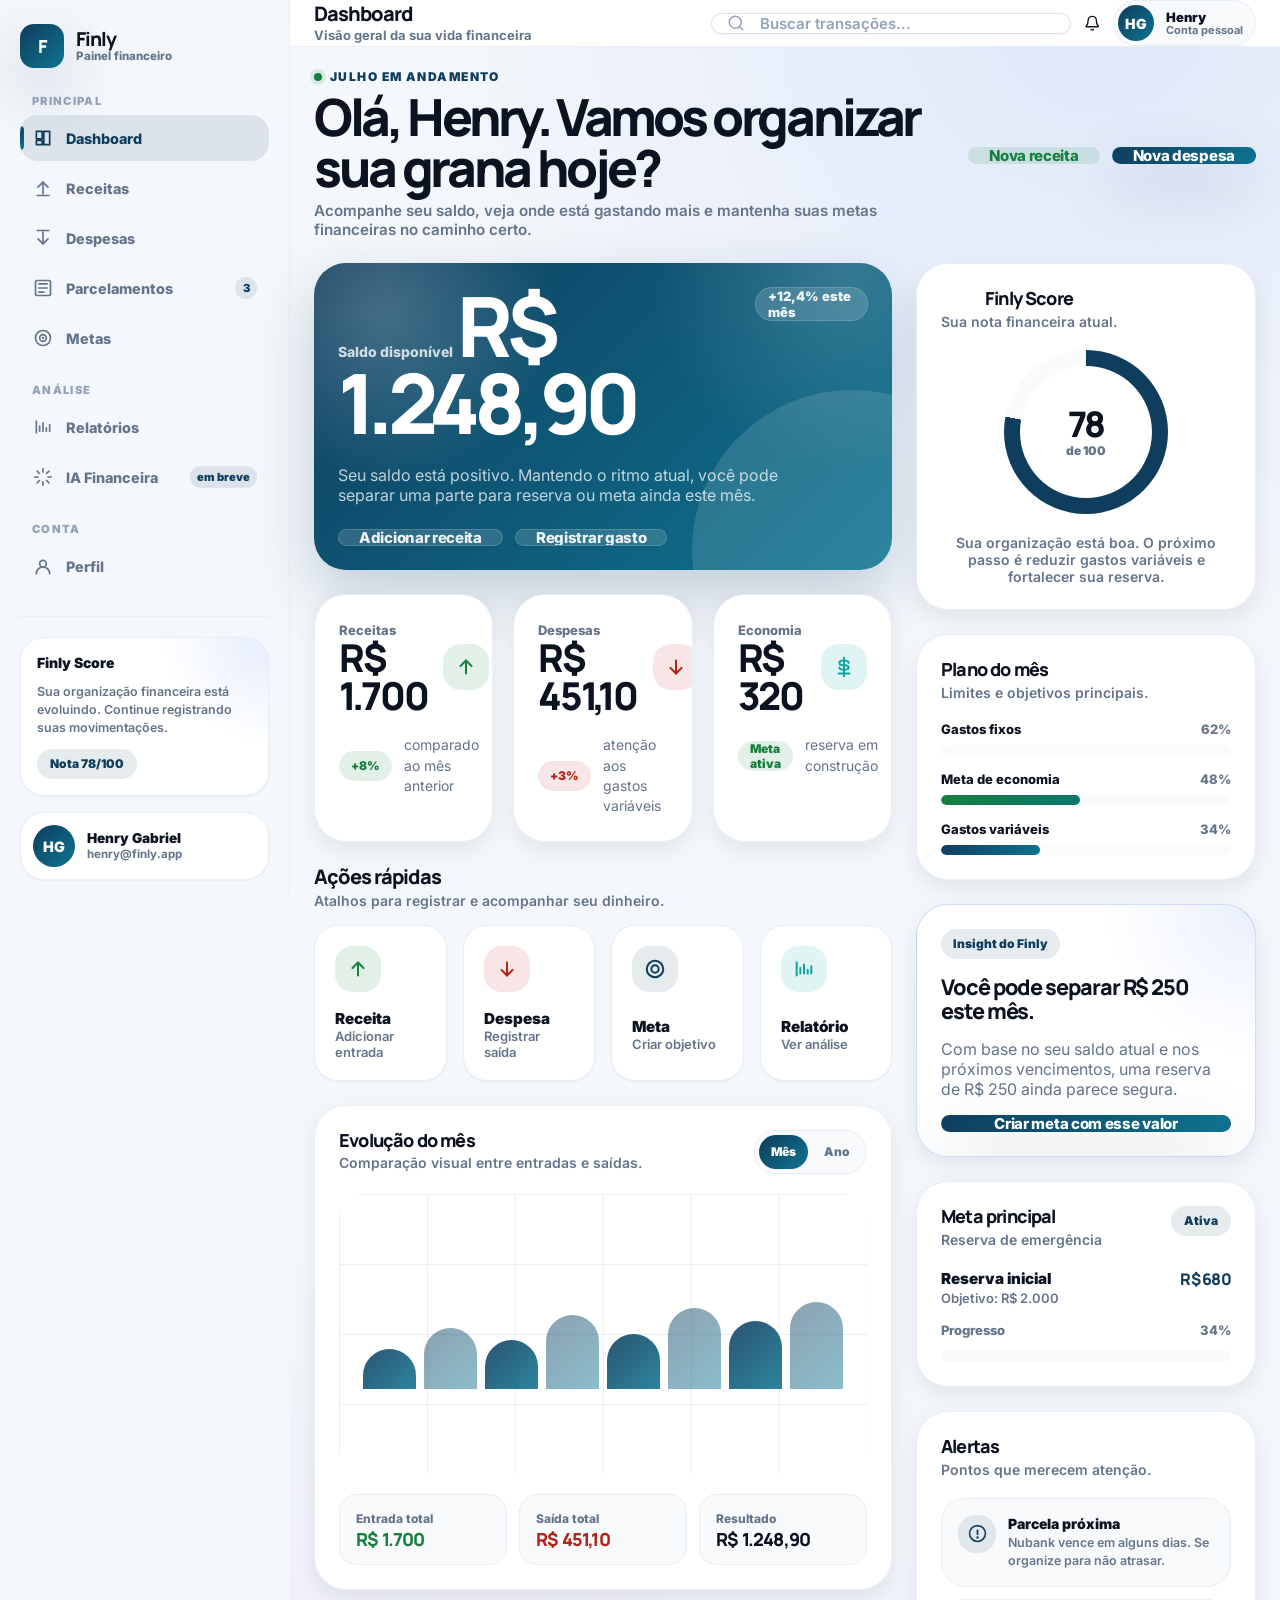
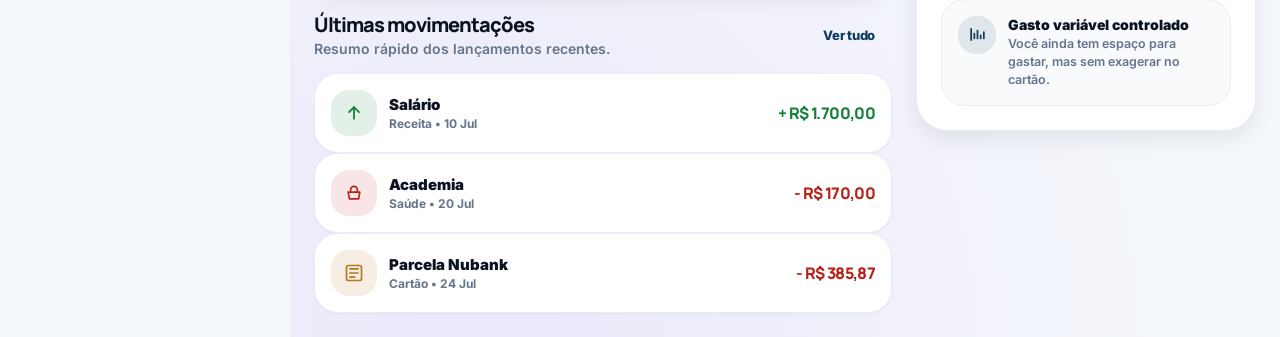
<file: pages/dashboard.html>
<!DOCTYPE html>
<html lang="pt-BR" data-theme="light">
<head>
    <meta charset="UTF-8">
    <meta name="viewport" content="width=device-width, initial-scale=1.0">
    <title>Finly | Dashboard</title>
    <meta name="description" content="Dashboard financeiro do Finly para acompanhar saldo, receitas, despesas, metas e evolução mensal.">
    <link rel="stylesheet" href="../src/css/style.css">
</head>
<body>
    <button class="sidebar-toggle" type="button" aria-label="Abrir menu">
        <svg width="22" height="22" viewBox="0 0 24 24" fill="none" aria-hidden="true">
            <path d="M4 7h16M4 12h16M4 17h16" stroke="currentColor" stroke-width="2.3" stroke-linecap="round"/>
        </svg>
    </button>

    <div class="sidebar-overlay"></div>

    <div class="app-layout">
        <aside class="sidebar">
            <a href="./dashboard.html" class="sidebar__brand">
                <span class="sidebar__logo">F</span>

                <span class="sidebar__brand-info">
                    <strong class="sidebar__brand-name">Finly</strong>
                    <span class="sidebar__brand-label">Painel financeiro</span>
                </span>
            </a>

            <div class="sidebar__content custom-scrollbar">
                <section class="sidebar__section">
                    <span class="sidebar__section-title">Principal</span>

                    <nav class="sidebar__nav" aria-label="Menu principal">
                        <a href="./dashboard.html" class="sidebar__link is-active">
                            <span class="sidebar__icon">
                                <svg viewBox="0 0 24 24" fill="none" aria-hidden="true">
                                    <path d="M4 13h7V4H4v9Zm9 7h7V4h-7v16ZM4 20h7v-5H4v5Z" stroke="currentColor" stroke-width="2" stroke-linejoin="round"/>
                                </svg>
                            </span>
                            <span class="sidebar__text">Dashboard</span>
                        </a>

                        <a href="./receitas.html" class="sidebar__link">
                            <span class="sidebar__icon">
                                <svg viewBox="0 0 24 24" fill="none" aria-hidden="true">
                                    <path d="M12 19V5" stroke="currentColor" stroke-width="2" stroke-linecap="round"/>
                                    <path d="m6 11 6-6 6 6" stroke="currentColor" stroke-width="2" stroke-linecap="round" stroke-linejoin="round"/>
                                    <path d="M5 21h14" stroke="currentColor" stroke-width="2" stroke-linecap="round"/>
                                </svg>
                            </span>
                            <span class="sidebar__text">Receitas</span>
                        </a>

                        <a href="./despesas.html" class="sidebar__link">
                            <span class="sidebar__icon">
                                <svg viewBox="0 0 24 24" fill="none" aria-hidden="true">
                                    <path d="M12 5v14" stroke="currentColor" stroke-width="2" stroke-linecap="round"/>
                                    <path d="m18 13-6 6-6-6" stroke="currentColor" stroke-width="2" stroke-linecap="round" stroke-linejoin="round"/>
                                    <path d="M5 3h14" stroke="currentColor" stroke-width="2" stroke-linecap="round"/>
                                </svg>
                            </span>
                            <span class="sidebar__text">Despesas</span>
                        </a>

                        <a href="./parcelamentos.html" class="sidebar__link">
                            <span class="sidebar__icon">
                                <svg viewBox="0 0 24 24" fill="none" aria-hidden="true">
                                    <path d="M7 7h10M7 12h10M7 17h6" stroke="currentColor" stroke-width="2" stroke-linecap="round"/>
                                    <path d="M5 3h14a2 2 0 0 1 2 2v14a2 2 0 0 1-2 2H5a2 2 0 0 1-2-2V5a2 2 0 0 1 2-2Z" stroke="currentColor" stroke-width="2"/>
                                </svg>
                            </span>
                            <span class="sidebar__text">Parcelamentos</span>
                            <span class="sidebar__badge">3</span>
                        </a>

                        <a href="./metas.html" class="sidebar__link">
                            <span class="sidebar__icon">
                                <svg viewBox="0 0 24 24" fill="none" aria-hidden="true">
                                    <path d="M12 21a9 9 0 1 0 0-18 9 9 0 0 0 0 18Z" stroke="currentColor" stroke-width="2"/>
                                    <path d="M12 16a4 4 0 1 0 0-8 4 4 0 0 0 0 8Z" stroke="currentColor" stroke-width="2"/>
                                    <path d="M12 12h.01" stroke="currentColor" stroke-width="3" stroke-linecap="round"/>
                                </svg>
                            </span>
                            <span class="sidebar__text">Metas</span>
                        </a>
                    </nav>
                </section>

                <section class="sidebar__section">
                    <span class="sidebar__section-title">Análise</span>

                    <nav class="sidebar__nav" aria-label="Menu de análise">
                        <a href="./relatorios.html" class="sidebar__link">
                            <span class="sidebar__icon">
                                <svg viewBox="0 0 24 24" fill="none" aria-hidden="true">
                                    <path d="M4 19V5" stroke="currentColor" stroke-width="2" stroke-linecap="round"/>
                                    <path d="M8 17v-6M12 17V7M16 17v-4M20 17V9" stroke="currentColor" stroke-width="2" stroke-linecap="round"/>
                                </svg>
                            </span>
                            <span class="sidebar__text">Relatórios</span>
                        </a>

                        <a href="#" class="sidebar__link">
                            <span class="sidebar__icon">
                                <svg viewBox="0 0 24 24" fill="none" aria-hidden="true">
                                    <path d="M12 2v4M12 18v4M4.93 4.93l2.83 2.83M16.24 16.24l2.83 2.83M2 12h4M18 12h4M4.93 19.07l2.83-2.83M16.24 7.76l2.83-2.83" stroke="currentColor" stroke-width="2" stroke-linecap="round"/>
                                </svg>
                            </span>
                            <span class="sidebar__text">IA Financeira</span>
                            <span class="sidebar__badge">em breve</span>
                        </a>
                    </nav>
                </section>

                <section class="sidebar__section">
                    <span class="sidebar__section-title">Conta</span>

                    <nav class="sidebar__nav" aria-label="Menu da conta">
                        <a href="./perfil.html" class="sidebar__link">
                            <span class="sidebar__icon">
                                <svg viewBox="0 0 24 24" fill="none" aria-hidden="true">
                                    <path d="M12 12a4 4 0 1 0 0-8 4 4 0 0 0 0 8Z" stroke="currentColor" stroke-width="2"/>
                                    <path d="M4 20a8 8 0 0 1 16 0" stroke="currentColor" stroke-width="2" stroke-linecap="round"/>
                                </svg>
                            </span>
                            <span class="sidebar__text">Perfil</span>
                        </a>

                        <a href="./configuracoes.html" class="sidebar__link">
                            <span class="sidebar__icon">
                                <svg viewBox="0 0 24 24" fill="none" aria-hidden="true">
                                    <path d="M12 15.5a3.5 3.5 0 1 0 0-7 3.5 3.5 0 0 0 0 7Z" stroke="currentColor" stroke-width="2"/>
                                    <path d="M19.4 15a1.7 1.7 0 0 0 .34 1.87l.06.06a2 2 0 1 1-2.83 2.83l-.06-.06A1.7 1.7 0 0 0 15 19.36a1.7 1.7 0 0 0-1 .64 1.7 1.7 0 0 0-.36 1.08V21a2 2 0 1 1-4 0v-.09A1.7 1.7 0 0 0 8.6 19.36a1.7 1.7 0 0 0-1.87.34l-.06.06a2 2 0 1 1-2.83-2.83l.06-.06A1.7 1.7 0 0 0 4.24 15a1.7 1.7 0 0 0-.64-1 1.7 1.7 0 0 0-1.08-.36H2.5a2 2 0 1 1 0-4h.09A1.7 1.7 0 0 0 4.24 8.6a1.7 1.7 0 0 0-.34-1.87l-.06-.06a2 2 0 1 1 2.83-2.83l.06.06A1.7 1.7 0 0 0 8.6 4.24a1.7 1.7 0 0 0 1-.64A1.7 1.7 0 0 0 9.96 2.5V2.5a2 2 0 1 1 4 0v.09a1.7 1.7 0 0 0 1.04 1.65 1.7 1.7 0 0 0 1.87-.34l.06-.06a2 2 0 1 1 2.83 2.83l-.06.06A1.7 1.7 0 0 0 19.36 8.6a1.7 1.7 0 0 0 .64 1c.3.23.68.36 1.08.36H21a2 2 0 1 1 0 4h-.09A1.7 1.7 0 0 0 19.4 15Z" stroke="currentColor" stroke-width="2"/>
                                </svg>
                            </span>
                            <span class="sidebar__text">Configurações</span>
                        </a>
                    </nav>
                </section>
            </div>

            <div class="sidebar__footer">
                <div class="sidebar-card">
                    <strong class="sidebar-card__title">Finly Score</strong>
                    <p class="sidebar-card__text">Sua organização financeira está evoluindo. Continue registrando suas movimentações.</p>
                    <span class="badge badge--primary">Nota 78/100</span>
                </div>

                <div class="sidebar-user">
                    <span class="sidebar-user__avatar">H</span>

                    <span class="sidebar-user__info">
                        <strong class="sidebar-user__name">Henry Gabriel</strong>
                        <span class="sidebar-user__email">henry@finly.app</span>
                    </span>
                </div>
            </div>
        </aside>

        <main class="app-main dashboard-page">
            <div class="dashboard-mobile-top">
                <button class="btn btn-glass btn-icon btn-sm" type="button" aria-label="Notificações">
                    <svg width="19" height="19" viewBox="0 0 24 24" fill="none" aria-hidden="true">
                        <path d="M18 8a6 6 0 0 0-12 0c0 7-3 7-3 9h18c0-2-3-2-3-9Z" stroke="currentColor" stroke-width="2" stroke-linecap="round"/>
                        <path d="M13.73 21a2 2 0 0 1-3.46 0" stroke="currentColor" stroke-width="2" stroke-linecap="round"/>
                    </svg>
                </button>
            </div>

            <header class="topbar">
                <div class="topbar__left">
                    <div class="topbar__title-group">
                        <h1 class="topbar__title">Dashboard</h1>
                        <span class="topbar__subtitle">Visão geral da sua vida financeira</span>
                    </div>
                </div>

                <div class="topbar__right">
                    <div class="topbar__search form-search">
                        <span class="form-search__icon">
                            <svg width="18" height="18" viewBox="0 0 24 24" fill="none" aria-hidden="true">
                                <path d="M11 19a8 8 0 1 0 0-16 8 8 0 0 0 0 16Z" stroke="currentColor" stroke-width="2"/>
                                <path d="m21 21-4.35-4.35" stroke="currentColor" stroke-width="2" stroke-linecap="round"/>
                            </svg>
                        </span>
                        <input class="input" type="search" placeholder="Buscar transações...">
                    </div>

                    <button class="btn btn-ghost btn-icon" type="button" aria-label="Notificações">
                        <svg width="20" height="20" viewBox="0 0 24 24" fill="none" aria-hidden="true">
                            <path d="M18 8a6 6 0 0 0-12 0c0 7-3 7-3 9h18c0-2-3-2-3-9Z" stroke="currentColor" stroke-width="2" stroke-linecap="round"/>
                            <path d="M13.73 21a2 2 0 0 1-3.46 0" stroke="currentColor" stroke-width="2" stroke-linecap="round"/>
                        </svg>
                    </button>

                    <button class="user-menu" type="button">
                        <span class="user-menu__avatar">H</span>

                        <span class="user-menu__info">
                            <strong class="user-menu__name">Henry</strong>
                            <span class="user-menu__role">Conta pessoal</span>
                        </span>
                    </button>
                </div>
            </header>

            <section class="dashboard-content">
                <div class="dashboard-header">
                    <div class="dashboard-header__content">
                        <span class="dashboard-header__eyebrow">
                            <span class="status-dot success"></span>
                            Julho em andamento
                        </span>

                        <h2 class="dashboard-header__title">
                            Olá, Henry. Vamos organizar sua grana hoje?
                        </h2>

                        <p class="dashboard-header__text">
                            Acompanhe seu saldo, veja onde está gastando mais e mantenha suas metas financeiras no caminho certo.
                        </p>
                    </div>

                    <div class="dashboard-header__actions">
                        <a href="./receitas.html" class="btn btn-soft-success">
                            <span>Nova receita</span>
                        </a>

                        <a href="./despesas.html" class="btn btn-primary">
                            <span>Nova despesa</span>
                        </a>
                    </div>
                </div>

                <div class="dashboard-grid">
                    <div class="dashboard-main">
                        <section class="card balance-card dashboard-balance">
                            <div class="dashboard-balance__top">
                                <div>
                                    <span class="dashboard-balance__label">Saldo disponível</span>
                                    <strong class="dashboard-balance__value">R$ 1.248,90</strong>
                                </div>

                                <span class="balance-pill">
                                    +12,4% este mês
                                </span>
                            </div>

                            <p class="dashboard-balance__description">
                                Seu saldo está positivo. Mantendo o ritmo atual, você pode separar uma parte para reserva ou meta ainda este mês.
                            </p>

                            <div class="dashboard-balance__actions">
                                <a href="./receitas.html" class="btn dashboard-balance__action">
                                    Adicionar receita
                                </a>

                                <a href="./despesas.html" class="btn dashboard-balance__action">
                                    Registrar gasto
                                </a>
                            </div>
                        </section>

                        <section class="dashboard-metrics">
                            <article class="card metric-card">
                                <div class="metric-card__top">
                                    <div>
                                        <span class="metric-card__label">Receitas</span>
                                        <strong class="metric-card__value value-positive">R$ 1.700</strong>
                                    </div>

                                    <span class="card__icon card__icon--success">
                                        <svg width="22" height="22" viewBox="0 0 24 24" fill="none" aria-hidden="true">
                                            <path d="M12 19V5" stroke="currentColor" stroke-width="2.2" stroke-linecap="round"/>
                                            <path d="m6 11 6-6 6 6" stroke="currentColor" stroke-width="2.2" stroke-linecap="round" stroke-linejoin="round"/>
                                        </svg>
                                    </span>
                                </div>

                                <div class="metric-card__footer">
                                    <span class="metric-trend metric-trend--positive">+8%</span>
                                    <span class="text-small">comparado ao mês anterior</span>
                                </div>
                            </article>

                            <article class="card metric-card">
                                <div class="metric-card__top">
                                    <div>
                                        <span class="metric-card__label">Despesas</span>
                                        <strong class="metric-card__value value-negative">R$ 451,10</strong>
                                    </div>

                                    <span class="card__icon card__icon--danger">
                                        <svg width="22" height="22" viewBox="0 0 24 24" fill="none" aria-hidden="true">
                                            <path d="M12 5v14" stroke="currentColor" stroke-width="2.2" stroke-linecap="round"/>
                                            <path d="m18 13-6 6-6-6" stroke="currentColor" stroke-width="2.2" stroke-linecap="round" stroke-linejoin="round"/>
                                        </svg>
                                    </span>
                                </div>

                                <div class="metric-card__footer">
                                    <span class="metric-trend metric-trend--negative">+3%</span>
                                    <span class="text-small">atenção aos gastos variáveis</span>
                                </div>
                            </article>

                            <article class="card metric-card">
                                <div class="metric-card__top">
                                    <div>
                                        <span class="metric-card__label">Economia</span>
                                        <strong class="metric-card__value">R$ 320</strong>
                                    </div>

                                    <span class="card__icon card__icon--accent">
                                        <svg width="22" height="22" viewBox="0 0 24 24" fill="none" aria-hidden="true">
                                            <path d="M12 2v20" stroke="currentColor" stroke-width="2.2" stroke-linecap="round"/>
                                            <path d="M17 7.5C17 6.12 14.76 5 12 5S7 6.12 7 7.5 9.24 10 12 10s5 1.12 5 2.5S14.76 15 12 15s-5-1.12-5-2.5" stroke="currentColor" stroke-width="2.2" stroke-linecap="round"/>
                                            <path d="M6 19h12" stroke="currentColor" stroke-width="2.2" stroke-linecap="round"/>
                                        </svg>
                                    </span>
                                </div>

                                <div class="metric-card__footer">
                                    <span class="metric-trend metric-trend--positive">Meta ativa</span>
                                    <span class="text-small">reserva em construção</span>
                                </div>
                            </article>
                        </section>

                        <section class="dashboard-section">
                            <div class="dashboard-section__header">
                                <div class="dashboard-section__title-group">
                                    <h3 class="dashboard-section__title">Ações rápidas</h3>
                                    <p class="dashboard-section__text">Atalhos para registrar e acompanhar seu dinheiro.</p>
                                </div>
                            </div>

                            <div class="quick-actions">
                                <a href="./receitas.html" class="quick-action">
                                    <span class="quick-action__icon quick-action__icon--success">
                                        <svg width="22" height="22" viewBox="0 0 24 24" fill="none" aria-hidden="true">
                                            <path d="M12 19V5" stroke="currentColor" stroke-width="2.2" stroke-linecap="round"/>
                                            <path d="m6 11 6-6 6 6" stroke="currentColor" stroke-width="2.2" stroke-linecap="round" stroke-linejoin="round"/>
                                        </svg>
                                    </span>
                                    <span>
                                        <strong class="quick-action__title">Receita</strong>
                                        <p class="quick-action__text">Adicionar entrada</p>
                                    </span>
                                </a>

                                <a href="./despesas.html" class="quick-action">
                                    <span class="quick-action__icon quick-action__icon--danger">
                                        <svg width="22" height="22" viewBox="0 0 24 24" fill="none" aria-hidden="true">
                                            <path d="M12 5v14" stroke="currentColor" stroke-width="2.2" stroke-linecap="round"/>
                                            <path d="m18 13-6 6-6-6" stroke="currentColor" stroke-width="2.2" stroke-linecap="round" stroke-linejoin="round"/>
                                        </svg>
                                    </span>
                                    <span>
                                        <strong class="quick-action__title">Despesa</strong>
                                        <p class="quick-action__text">Registrar saída</p>
                                    </span>
                                </a>

                                <a href="./metas.html" class="quick-action">
                                    <span class="quick-action__icon">
                                        <svg width="22" height="22" viewBox="0 0 24 24" fill="none" aria-hidden="true">
                                            <path d="M12 21a9 9 0 1 0 0-18 9 9 0 0 0 0 18Z" stroke="currentColor" stroke-width="2.2"/>
                                            <path d="M12 16a4 4 0 1 0 0-8 4 4 0 0 0 0 8Z" stroke="currentColor" stroke-width="2.2"/>
                                        </svg>
                                    </span>
                                    <span>
                                        <strong class="quick-action__title">Meta</strong>
                                        <p class="quick-action__text">Criar objetivo</p>
                                    </span>
                                </a>

                                <a href="./relatorios.html" class="quick-action">
                                    <span class="quick-action__icon quick-action__icon--accent">
                                        <svg width="22" height="22" viewBox="0 0 24 24" fill="none" aria-hidden="true">
                                            <path d="M4 19V5" stroke="currentColor" stroke-width="2.2" stroke-linecap="round"/>
                                            <path d="M8 17v-6M12 17V7M16 17v-4M20 17V9" stroke="currentColor" stroke-width="2.2" stroke-linecap="round"/>
                                        </svg>
                                    </span>
                                    <span>
                                        <strong class="quick-action__title">Relatório</strong>
                                        <p class="quick-action__text">Ver análise</p>
                                    </span>
                                </a>
                            </div>
                        </section>

                        <section class="chart-card">
                            <div class="chart-card__header">
                                <div class="chart-card__title-group">
                                    <h3 class="chart-card__title">Evolução do mês</h3>
                                    <p class="chart-card__subtitle">Comparação visual entre entradas e saídas.</p>
                                </div>

                                <div class="chart-tabs">
                                    <button class="chart-tabs__button is-active" type="button">Mês</button>
                                    <button class="chart-tabs__button" type="button">Ano</button>
                                </div>
                            </div>

                            <div class="chart-card__body">
                                <div class="chart-canvas">
                                    <div class="chart-placeholder">
                                        <div class="auth-preview__chart w-full">
                                            <span class="auth-preview__bar" style="--bar-height: 42%;"></span>
                                            <span class="auth-preview__bar" style="--bar-height: 64%;"></span>
                                            <span class="auth-preview__bar" style="--bar-height: 52%;"></span>
                                            <span class="auth-preview__bar" style="--bar-height: 78%;"></span>
                                            <span class="auth-preview__bar" style="--bar-height: 58%;"></span>
                                            <span class="auth-preview__bar" style="--bar-height: 86%;"></span>
                                            <span class="auth-preview__bar" style="--bar-height: 72%;"></span>
                                            <span class="auth-preview__bar" style="--bar-height: 92%;"></span>
                                        </div>
                                    </div>
                                </div>
                            </div>

                            <div class="chart-summary">
                                <div class="chart-summary__item">
                                    <span class="chart-summary__label">Entrada total</span>
                                    <strong class="chart-summary__value chart-summary__value--positive">R$ 1.700</strong>
                                </div>

                                <div class="chart-summary__item">
                                    <span class="chart-summary__label">Saída total</span>
                                    <strong class="chart-summary__value chart-summary__value--negative">R$ 451,10</strong>
                                </div>

                                <div class="chart-summary__item">
                                    <span class="chart-summary__label">Resultado</span>
                                    <strong class="chart-summary__value">R$ 1.248,90</strong>
                                </div>
                            </div>
                        </section>

                        <section class="dashboard-section">
                            <div class="dashboard-section__header">
                                <div class="dashboard-section__title-group">
                                    <h3 class="dashboard-section__title">Últimas movimentações</h3>
                                    <p class="dashboard-section__text">Resumo rápido dos lançamentos recentes.</p>
                                </div>

                                <a href="./despesas.html" class="btn btn-ghost-primary btn-sm">Ver tudo</a>
                            </div>

                            <div class="transaction-list">
                                <article class="transaction-card">
                                    <div class="transaction-card__main">
                                        <span class="card__icon card__icon--success">
                                            <svg width="20" height="20" viewBox="0 0 24 24" fill="none" aria-hidden="true">
                                                <path d="M12 19V5" stroke="currentColor" stroke-width="2.2" stroke-linecap="round"/>
                                                <path d="m6 11 6-6 6 6" stroke="currentColor" stroke-width="2.2" stroke-linecap="round" stroke-linejoin="round"/>
                                            </svg>
                                        </span>

                                        <span class="transaction-card__info">
                                            <strong class="transaction-card__title">Salário</strong>
                                            <span class="transaction-card__meta">Receita • 10 Jul</span>
                                        </span>
                                    </div>

                                    <strong class="transaction-card__amount transaction-card__amount--income">+ R$ 1.700,00</strong>
                                </article>

                                <article class="transaction-card">
                                    <div class="transaction-card__main">
                                        <span class="card__icon card__icon--danger">
                                            <svg width="20" height="20" viewBox="0 0 24 24" fill="none" aria-hidden="true">
                                                <path d="M5 11h14l-1.5 8h-11L5 11Z" stroke="currentColor" stroke-width="2" stroke-linejoin="round"/>
                                                <path d="M8 11V8a4 4 0 0 1 8 0v3" stroke="currentColor" stroke-width="2" stroke-linecap="round"/>
                                            </svg>
                                        </span>

                                        <span class="transaction-card__info">
                                            <strong class="transaction-card__title">Academia</strong>
                                            <span class="transaction-card__meta">Saúde • 20 Jul</span>
                                        </span>
                                    </div>

                                    <strong class="transaction-card__amount transaction-card__amount--expense">- R$ 170,00</strong>
                                </article>

                                <article class="transaction-card">
                                    <div class="transaction-card__main">
                                        <span class="card__icon card__icon--warning">
                                            <svg width="20" height="20" viewBox="0 0 24 24" fill="none" aria-hidden="true">
                                                <path d="M7 7h10M7 12h10M7 17h6" stroke="currentColor" stroke-width="2" stroke-linecap="round"/>
                                                <path d="M5 3h14a2 2 0 0 1 2 2v14a2 2 0 0 1-2 2H5a2 2 0 0 1-2-2V5a2 2 0 0 1 2-2Z" stroke="currentColor" stroke-width="2"/>
                                            </svg>
                                        </span>

                                        <span class="transaction-card__info">
                                            <strong class="transaction-card__title">Parcela Nubank</strong>
                                            <span class="transaction-card__meta">Cartão • 24 Jul</span>
                                        </span>
                                    </div>

                                    <strong class="transaction-card__amount transaction-card__amount--expense">- R$ 385,87</strong>
                                </article>
                            </div>
                        </section>
                    </div>

                    <aside class="dashboard-aside">
                        <section class="card financial-score">
                            <div class="card__header">
                                <div class="card__title-group">
                                    <h3 class="card__title">Finly Score</h3>
                                    <p class="card__subtitle">Sua nota financeira atual.</p>
                                </div>
                            </div>

                            <div class="financial-score__circle" style="--score-value: 78%;">
                                <div class="financial-score__content">
                                    <strong class="financial-score__value">78</strong>
                                    <span class="financial-score__label">de 100</span>
                                </div>
                            </div>

                            <p class="financial-score__text">
                                Sua organização está boa. O próximo passo é reduzir gastos variáveis e fortalecer sua reserva.
                            </p>
                        </section>

                        <section class="card">
                            <div class="card__header">
                                <div class="card__title-group">
                                    <h3 class="card__title">Plano do mês</h3>
                                    <p class="card__subtitle">Limites e objetivos principais.</p>
                                </div>
                            </div>

                            <div class="month-plan">
                                <div class="month-plan__item">
                                    <div class="month-plan__info">
                                        <span class="month-plan__label">Gastos fixos</span>
                                        <span class="month-plan__value">62%</span>
                                    </div>
                                    <div class="month-plan__track">
                                        <span class="month-plan__bar month-plan__bar--warning" style="--progress-value: 62%;"></span>
                                    </div>
                                </div>

                                <div class="month-plan__item">
                                    <div class="month-plan__info">
                                        <span class="month-plan__label">Meta de economia</span>
                                        <span class="month-plan__value">48%</span>
                                    </div>
                                    <div class="month-plan__track">
                                        <span class="month-plan__bar month-plan__bar--success" style="--progress-value: 48%;"></span>
                                    </div>
                                </div>

                                <div class="month-plan__item">
                                    <div class="month-plan__info">
                                        <span class="month-plan__label">Gastos variáveis</span>
                                        <span class="month-plan__value">34%</span>
                                    </div>
                                    <div class="month-plan__track">
                                        <span class="month-plan__bar" style="--progress-value: 34%;"></span>
                                    </div>
                                </div>
                            </div>
                        </section>

                        <section class="card insight-card">
                            <div class="card__body">
                                <span class="insight-card__label">Insight do Finly</span>

                                <h3 class="insight-card__title">
                                    Você pode separar R$ 250 este mês.
                                </h3>

                                <p class="insight-card__text">
                                    Com base no seu saldo atual e nos próximos vencimentos, uma reserva de R$ 250 ainda parece segura.
                                </p>

                                <a href="./metas.html" class="btn btn-primary btn-block">
                                    Criar meta com esse valor
                                </a>
                            </div>
                        </section>

                        <section class="card">
                            <div class="card__header">
                                <div class="card__title-group">
                                    <h3 class="card__title">Meta principal</h3>
                                    <p class="card__subtitle">Reserva de emergência</p>
                                </div>

                                <span class="badge badge--primary">Ativa</span>
                            </div>

                            <div class="goal-preview">
                                <div class="goal-preview__top">
                                    <div>
                                        <strong class="goal-preview__title">Reserva inicial</strong>
                                        <p class="goal-preview__text">Objetivo: R$ 2.000</p>
                                    </div>

                                    <strong class="goal-preview__amount">R$ 680</strong>
                                </div>

                                <div class="goal-card__progress">
                                    <div class="goal-card__progress-info">
                                        <span>Progresso</span>
                                        <span>34%</span>
                                    </div>

                                    <div class="goal-card__track">
                                        <span class="goal-card__bar" style="--progress-value: 34%;"></span>
                                    </div>
                                </div>
                            </div>
                        </section>

                        <section class="card">
                            <div class="card__header">
                                <div class="card__title-group">
                                    <h3 class="card__title">Alertas</h3>
                                    <p class="card__subtitle">Pontos que merecem atenção.</p>
                                </div>
                            </div>

                            <div class="insight-list">
                                <article class="insight-item">
                                    <span class="insight-item__icon">
                                        <svg width="19" height="19" viewBox="0 0 24 24" fill="none" aria-hidden="true">
                                            <path d="M12 8v5" stroke="currentColor" stroke-width="2.2" stroke-linecap="round"/>
                                            <path d="M12 17h.01" stroke="currentColor" stroke-width="3" stroke-linecap="round"/>
                                            <path d="M12 22a10 10 0 1 0 0-20 10 10 0 0 0 0 20Z" stroke="currentColor" stroke-width="2"/>
                                        </svg>
                                    </span>

                                    <span class="insight-item__content">
                                        <strong class="insight-item__title">Parcela próxima</strong>
                                        <span class="insight-item__text">Nubank vence em alguns dias. Se organize para não atrasar.</span>
                                    </span>
                                </article>

                                <article class="insight-item">
                                    <span class="insight-item__icon">
                                        <svg width="19" height="19" viewBox="0 0 24 24" fill="none" aria-hidden="true">
                                            <path d="M4 19V5" stroke="currentColor" stroke-width="2.2" stroke-linecap="round"/>
                                            <path d="M8 17v-6M12 17V7M16 17v-4M20 17V9" stroke="currentColor" stroke-width="2.2" stroke-linecap="round"/>
                                        </svg>
                                    </span>

                                    <span class="insight-item__content">
                                        <strong class="insight-item__title">Gasto variável controlado</strong>
                                        <span class="insight-item__text">Você ainda tem espaço para gastar, mas sem exagerar no cartão.</span>
                                    </span>
                                </article>
                            </div>
                        </section>
                    </aside>
                </div>
            </section>
        </main>
    </div>
    <script src="../src/js/core/storage.js"></script>
    <script src="../src/js/dashboard/dashboard.js"></script>
</body>
</html>
</file>
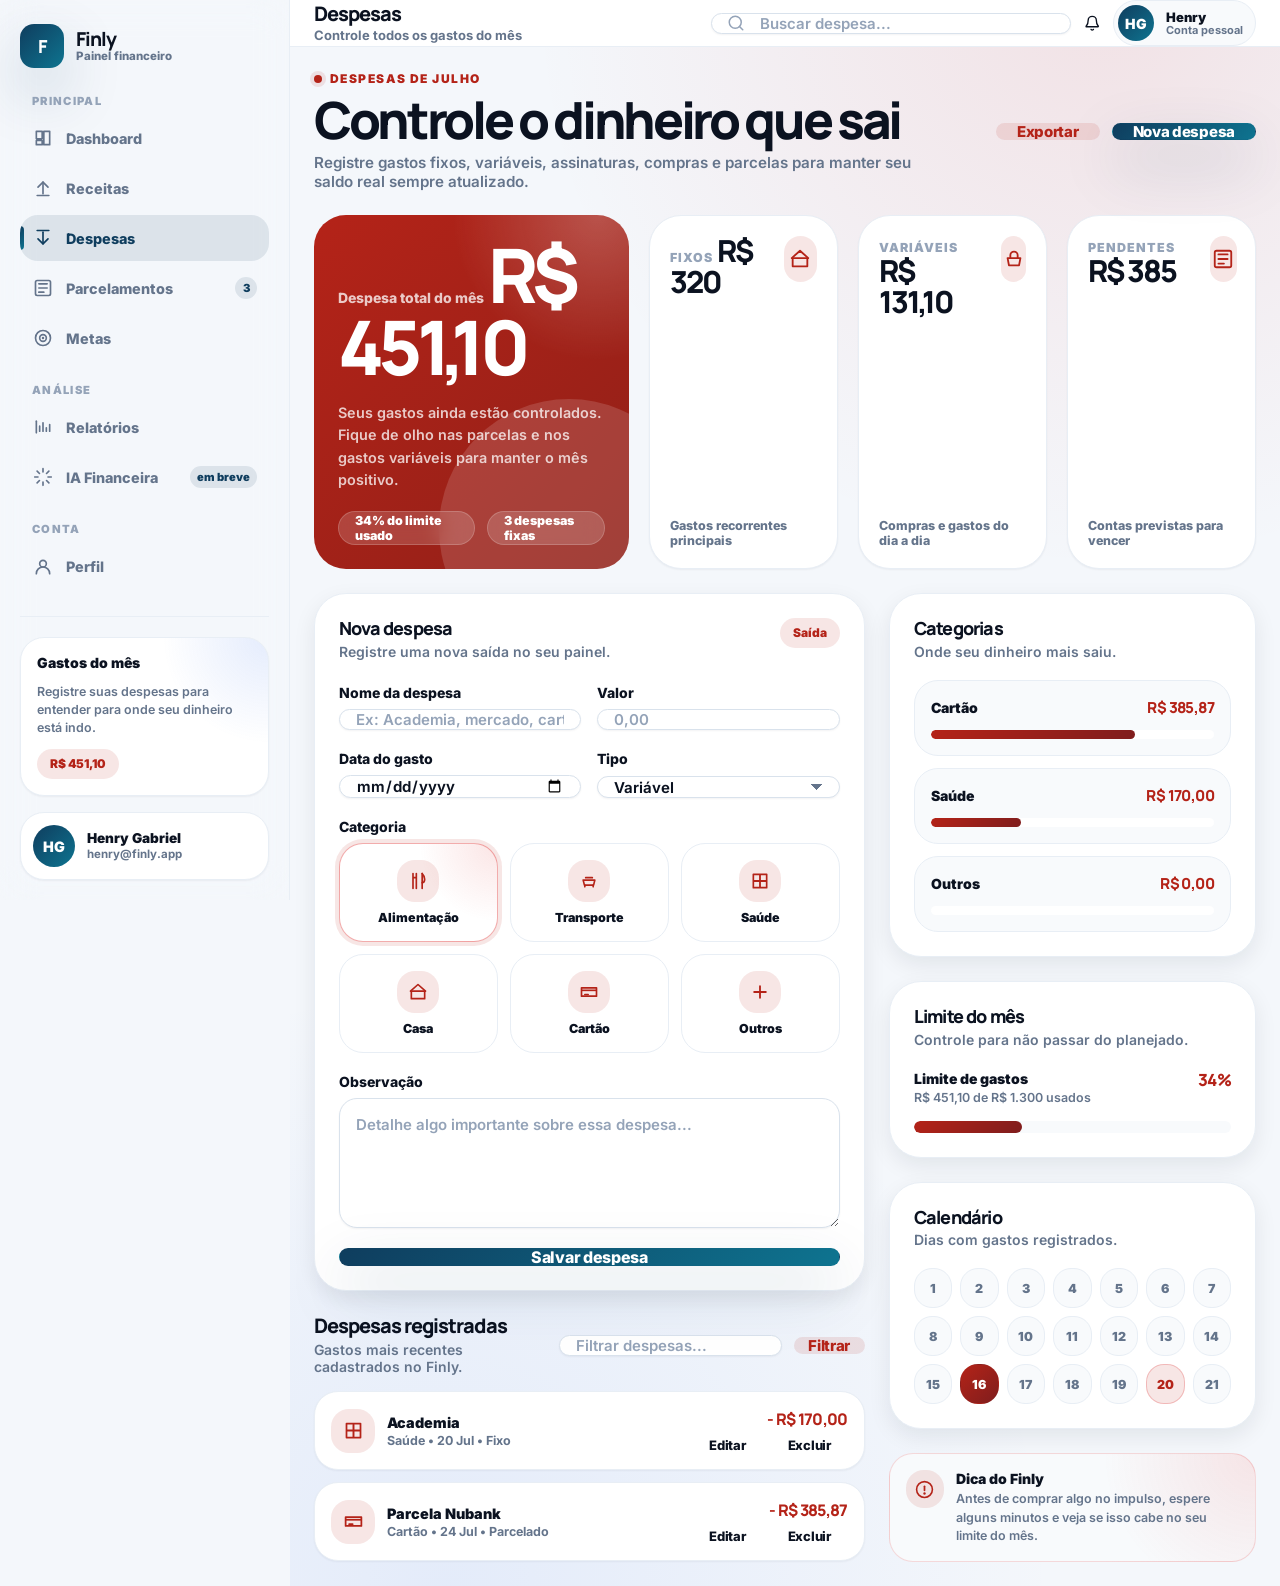
<file: pages/despesas.html>
<!DOCTYPE html>
<html lang="pt-BR" data-theme="light">
<head>
    <meta charset="UTF-8">
    <meta name="viewport" content="width=device-width, initial-scale=1.0">
    <title>Finly | Despesas</title>
    <meta name="description" content="Gerencie suas despesas no Finly e acompanhe todos os gastos do mês.">
    <link rel="stylesheet" href="../src/css/style.css">
</head>
<body>
    <button class="sidebar-toggle" type="button" aria-label="Abrir menu">
        <svg width="22" height="22" viewBox="0 0 24 24" fill="none" aria-hidden="true">
            <path d="M4 7h16M4 12h16M4 17h16" stroke="currentColor" stroke-width="2.3" stroke-linecap="round"/>
        </svg>
    </button>

    <div class="sidebar-overlay"></div>

    <div class="app-layout">
        <aside class="sidebar">
            <a href="./dashboard.html" class="sidebar__brand">
                <span class="sidebar__logo">F</span>

                <span class="sidebar__brand-info">
                    <strong class="sidebar__brand-name">Finly</strong>
                    <span class="sidebar__brand-label">Painel financeiro</span>
                </span>
            </a>

            <div class="sidebar__content custom-scrollbar">
                <section class="sidebar__section">
                    <span class="sidebar__section-title">Principal</span>

                    <nav class="sidebar__nav" aria-label="Menu principal">
                        <a href="./dashboard.html" class="sidebar__link">
                            <span class="sidebar__icon">
                                <svg viewBox="0 0 24 24" fill="none" aria-hidden="true">
                                    <path d="M4 13h7V4H4v9Zm9 7h7V4h-7v16ZM4 20h7v-5H4v5Z" stroke="currentColor" stroke-width="2" stroke-linejoin="round"/>
                                </svg>
                            </span>
                            <span class="sidebar__text">Dashboard</span>
                        </a>

                        <a href="./receitas.html" class="sidebar__link">
                            <span class="sidebar__icon">
                                <svg viewBox="0 0 24 24" fill="none" aria-hidden="true">
                                    <path d="M12 19V5" stroke="currentColor" stroke-width="2" stroke-linecap="round"/>
                                    <path d="m6 11 6-6 6 6" stroke="currentColor" stroke-width="2" stroke-linecap="round" stroke-linejoin="round"/>
                                    <path d="M5 21h14" stroke="currentColor" stroke-width="2" stroke-linecap="round"/>
                                </svg>
                            </span>
                            <span class="sidebar__text">Receitas</span>
                        </a>

                        <a href="./despesas.html" class="sidebar__link is-active">
                            <span class="sidebar__icon">
                                <svg viewBox="0 0 24 24" fill="none" aria-hidden="true">
                                    <path d="M12 5v14" stroke="currentColor" stroke-width="2" stroke-linecap="round"/>
                                    <path d="m18 13-6 6-6-6" stroke="currentColor" stroke-width="2" stroke-linecap="round" stroke-linejoin="round"/>
                                    <path d="M5 3h14" stroke="currentColor" stroke-width="2" stroke-linecap="round"/>
                                </svg>
                            </span>
                            <span class="sidebar__text">Despesas</span>
                        </a>

                        <a href="./parcelamentos.html" class="sidebar__link">
                            <span class="sidebar__icon">
                                <svg viewBox="0 0 24 24" fill="none" aria-hidden="true">
                                    <path d="M7 7h10M7 12h10M7 17h6" stroke="currentColor" stroke-width="2" stroke-linecap="round"/>
                                    <path d="M5 3h14a2 2 0 0 1 2 2v14a2 2 0 0 1-2 2H5a2 2 0 0 1-2-2V5a2 2 0 0 1 2-2Z" stroke="currentColor" stroke-width="2"/>
                                </svg>
                            </span>
                            <span class="sidebar__text">Parcelamentos</span>
                            <span class="sidebar__badge">3</span>
                        </a>

                        <a href="./metas.html" class="sidebar__link">
                            <span class="sidebar__icon">
                                <svg viewBox="0 0 24 24" fill="none" aria-hidden="true">
                                    <path d="M12 21a9 9 0 1 0 0-18 9 9 0 0 0 0 18Z" stroke="currentColor" stroke-width="2"/>
                                    <path d="M12 16a4 4 0 1 0 0-8 4 4 0 0 0 0 8Z" stroke="currentColor" stroke-width="2"/>
                                    <path d="M12 12h.01" stroke="currentColor" stroke-width="3" stroke-linecap="round"/>
                                </svg>
                            </span>
                            <span class="sidebar__text">Metas</span>
                        </a>
                    </nav>
                </section>

                <section class="sidebar__section">
                    <span class="sidebar__section-title">Análise</span>

                    <nav class="sidebar__nav" aria-label="Menu de análise">
                        <a href="./relatorios.html" class="sidebar__link">
                            <span class="sidebar__icon">
                                <svg viewBox="0 0 24 24" fill="none" aria-hidden="true">
                                    <path d="M4 19V5" stroke="currentColor" stroke-width="2" stroke-linecap="round"/>
                                    <path d="M8 17v-6M12 17V7M16 17v-4M20 17V9" stroke="currentColor" stroke-width="2" stroke-linecap="round"/>
                                </svg>
                            </span>
                            <span class="sidebar__text">Relatórios</span>
                        </a>

                        <a href="#" class="sidebar__link">
                            <span class="sidebar__icon">
                                <svg viewBox="0 0 24 24" fill="none" aria-hidden="true">
                                    <path d="M12 2v4M12 18v4M4.93 4.93l2.83 2.83M16.24 16.24l2.83 2.83M2 12h4M18 12h4M4.93 19.07l2.83-2.83M16.24 7.76l2.83-2.83" stroke="currentColor" stroke-width="2" stroke-linecap="round"/>
                                </svg>
                            </span>
                            <span class="sidebar__text">IA Financeira</span>
                            <span class="sidebar__badge">em breve</span>
                        </a>
                    </nav>
                </section>

                <section class="sidebar__section">
                    <span class="sidebar__section-title">Conta</span>

                    <nav class="sidebar__nav" aria-label="Menu da conta">
                        <a href="./perfil.html" class="sidebar__link">
                            <span class="sidebar__icon">
                                <svg viewBox="0 0 24 24" fill="none" aria-hidden="true">
                                    <path d="M12 12a4 4 0 1 0 0-8 4 4 0 0 0 0 8Z" stroke="currentColor" stroke-width="2"/>
                                    <path d="M4 20a8 8 0 0 1 16 0" stroke="currentColor" stroke-width="2" stroke-linecap="round"/>
                                </svg>
                            </span>
                            <span class="sidebar__text">Perfil</span>
                        </a>

                        <a href="./configuracoes.html" class="sidebar__link">
                            <span class="sidebar__icon">
                                <svg viewBox="0 0 24 24" fill="none" aria-hidden="true">
                                    <path d="M12 15.5a3.5 3.5 0 1 0 0-7 3.5 3.5 0 0 0 0 7Z" stroke="currentColor" stroke-width="2"/>
                                    <path d="M19.4 15a1.7 1.7 0 0 0 .34 1.87l.06.06a2 2 0 1 1-2.83 2.83l-.06-.06A1.7 1.7 0 0 0 15 19.36a1.7 1.7 0 0 0-1 .64 1.7 1.7 0 0 0-.36 1.08V21a2 2 0 1 1-4 0v-.09A1.7 1.7 0 0 0 8.6 19.36a1.7 1.7 0 0 0-1.87.34l-.06.06a2 2 0 1 1-2.83-2.83l.06-.06A1.7 1.7 0 0 0 4.24 15a1.7 1.7 0 0 0-.64-1 1.7 1.7 0 0 0-1.08-.36H2.5a2 2 0 1 1 0-4h.09A1.7 1.7 0 0 0 4.24 8.6a1.7 1.7 0 0 0-.34-1.87l-.06-.06a2 2 0 1 1 2.83-2.83l.06.06A1.7 1.7 0 0 0 8.6 4.24a1.7 1.7 0 0 0 1-.64A1.7 1.7 0 0 0 9.96 2.5V2.5a2 2 0 1 1 4 0v.09a1.7 1.7 0 0 0 1.04 1.65 1.7 1.7 0 0 0 1.87-.34l.06-.06a2 2 0 1 1 2.83 2.83l-.06.06A1.7 1.7 0 0 0 19.36 8.6a1.7 1.7 0 0 0 .64 1c.3.23.68.36 1.08.36H21a2 2 0 1 1 0 4h-.09A1.7 1.7 0 0 0 19.4 15Z" stroke="currentColor" stroke-width="2"/>
                                </svg>
                            </span>
                            <span class="sidebar__text">Configurações</span>
                        </a>
                    </nav>
                </section>
            </div>

            <div class="sidebar__footer">
                <div class="sidebar-card">
                    <strong class="sidebar-card__title">Gastos do mês</strong>
                    <p class="sidebar-card__text">Registre suas despesas para entender para onde seu dinheiro está indo.</p>
                    <span class="badge badge--danger">R$ 451,10</span>
                </div>

                <div class="sidebar-user">
                    <span class="sidebar-user__avatar">H</span>

                    <span class="sidebar-user__info">
                        <strong class="sidebar-user__name">Henry Gabriel</strong>
                        <span class="sidebar-user__email">henry@finly.app</span>
                    </span>
                </div>
            </div>
        </aside>

        <main class="app-main expense-page">
            <header class="topbar">
                <div class="topbar__left">
                    <div class="topbar__title-group">
                        <h1 class="topbar__title">Despesas</h1>
                        <span class="topbar__subtitle">Controle todos os gastos do mês</span>
                    </div>
                </div>

                <div class="topbar__right">
                    <div class="topbar__search form-search">
                        <span class="form-search__icon">
                            <svg width="18" height="18" viewBox="0 0 24 24" fill="none" aria-hidden="true">
                                <path d="M11 19a8 8 0 1 0 0-16 8 8 0 0 0 0 16Z" stroke="currentColor" stroke-width="2"/>
                                <path d="m21 21-4.35-4.35" stroke="currentColor" stroke-width="2" stroke-linecap="round"/>
                            </svg>
                        </span>
                        <input class="input" type="search" placeholder="Buscar despesa...">
                    </div>

                    <button class="btn btn-ghost btn-icon" type="button" aria-label="Notificações">
                        <svg width="20" height="20" viewBox="0 0 24 24" fill="none" aria-hidden="true">
                            <path d="M18 8a6 6 0 0 0-12 0c0 7-3 7-3 9h18c0-2-3-2-3-9Z" stroke="currentColor" stroke-width="2" stroke-linecap="round"/>
                            <path d="M13.73 21a2 2 0 0 1-3.46 0" stroke="currentColor" stroke-width="2" stroke-linecap="round"/>
                        </svg>
                    </button>

                    <button class="user-menu" type="button">
                        <span class="user-menu__avatar">H</span>

                        <span class="user-menu__info">
                            <strong class="user-menu__name">Henry</strong>
                            <span class="user-menu__role">Conta pessoal</span>
                        </span>
                    </button>
                </div>
            </header>

            <section class="expense-content">
                <div class="expense-header">
                    <div class="expense-header__content">
                        <span class="expense-header__eyebrow">
                            <span class="status-dot danger"></span>
                            Despesas de julho
                        </span>

                        <h2 class="expense-header__title">Controle o dinheiro que sai</h2>

                        <p class="expense-header__text">
                            Registre gastos fixos, variáveis, assinaturas, compras e parcelas para manter seu saldo real sempre atualizado.
                        </p>
                    </div>

                    <div class="expense-header__actions">
                        <button class="btn btn-soft-danger" type="button">
                            Exportar
                        </button>

                        <a href="#nova-despesa" class="btn btn-primary">
                            Nova despesa
                        </a>
                    </div>
                </div>

                <section class="expense-kpis">
                    <article class="expense-hero-card">
                        <div>
                            <span class="expense-hero-card__label">Despesa total do mês</span>
                            <strong class="expense-hero-card__value">R$ 451,10</strong>
                        </div>

                        <p class="expense-hero-card__text">
                            Seus gastos ainda estão controlados. Fique de olho nas parcelas e nos gastos variáveis para manter o mês positivo.
                        </p>

                        <div class="expense-hero-card__footer">
                            <span class="expense-pill">34% do limite usado</span>
                            <span class="expense-pill">3 despesas fixas</span>
                        </div>
                    </article>

                    <article class="expense-kpi">
                        <div class="expense-kpi__top">
                            <div>
                                <span class="expense-kpi__label">Fixos</span>
                                <strong class="expense-kpi__value">R$ 320</strong>
                            </div>

                            <span class="expense-kpi__icon">
                                <svg width="22" height="22" viewBox="0 0 24 24" fill="none" aria-hidden="true">
                                    <path d="M4 11h16v9H4v-9Z" stroke="currentColor" stroke-width="2" stroke-linejoin="round"/>
                                    <path d="m3 11 9-8 9 8" stroke="currentColor" stroke-width="2" stroke-linecap="round" stroke-linejoin="round"/>
                                </svg>
                            </span>
                        </div>

                        <span class="expense-kpi__meta">Gastos recorrentes principais</span>
                    </article>

                    <article class="expense-kpi">
                        <div class="expense-kpi__top">
                            <div>
                                <span class="expense-kpi__label">Variáveis</span>
                                <strong class="expense-kpi__value">R$ 131,10</strong>
                            </div>

                            <span class="expense-kpi__icon">
                                <svg width="22" height="22" viewBox="0 0 24 24" fill="none" aria-hidden="true">
                                    <path d="M5 11h14l-1.5 8h-11L5 11Z" stroke="currentColor" stroke-width="2" stroke-linejoin="round"/>
                                    <path d="M8 11V8a4 4 0 0 1 8 0v3" stroke="currentColor" stroke-width="2" stroke-linecap="round"/>
                                </svg>
                            </span>
                        </div>

                        <span class="expense-kpi__meta">Compras e gastos do dia a dia</span>
                    </article>

                    <article class="expense-kpi">
                        <div class="expense-kpi__top">
                            <div>
                                <span class="expense-kpi__label">Pendentes</span>
                                <strong class="expense-kpi__value">R$ 385</strong>
                            </div>

                            <span class="expense-kpi__icon">
                                <svg width="22" height="22" viewBox="0 0 24 24" fill="none" aria-hidden="true">
                                    <path d="M7 7h10M7 12h10M7 17h6" stroke="currentColor" stroke-width="2" stroke-linecap="round"/>
                                    <path d="M5 3h14a2 2 0 0 1 2 2v14a2 2 0 0 1-2 2H5a2 2 0 0 1-2-2V5a2 2 0 0 1 2-2Z" stroke="currentColor" stroke-width="2"/>
                                </svg>
                            </span>
                        </div>

                        <span class="expense-kpi__meta">Contas previstas para vencer</span>
                    </article>
                </section>

                <div class="expense-grid">
                    <div class="expense-main">
                        <section class="card expense-form-card" id="nova-despesa">
                            <div class="card__header">
                                <div class="card__title-group">
                                    <h3 class="card__title">Nova despesa</h3>
                                    <p class="card__subtitle">Registre uma nova saída no seu painel.</p>
                                </div>

                                <span class="badge badge--danger">Saída</span>
                            </div>

                            <form class="expense-form">
                                <div class="expense-form__grid">
                                    <div class="form__group">
                                        <label class="form__label" for="expenseName">Nome da despesa</label>
                                        <input class="input" type="text" id="expenseName" name="expenseName" placeholder="Ex: Academia, mercado, cartão..." required>
                                    </div>

                                    <div class="form__group">
                                        <label class="form__label" for="expenseValue">Valor</label>
                                        <input class="input" type="number" id="expenseValue" name="expenseValue" placeholder="0,00" min="0" step="0.01" required>
                                    </div>
                                </div>

                                <div class="expense-form__grid">
                                    <div class="form__group">
                                        <label class="form__label" for="expenseDate">Data do gasto</label>
                                        <input class="input" type="date" id="expenseDate" name="expenseDate" required>
                                    </div>

                                    <div class="form__group">
                                        <label class="form__label" for="expenseType">Tipo</label>
                                        <select class="input select" id="expenseType" name="expenseType">
                                            <option value="variable">Variável</option>
                                            <option value="fixed">Fixo</option>
                                            <option value="installment">Parcelado</option>
                                            <option value="subscription">Assinatura</option>
                                        </select>
                                    </div>
                                </div>

                                <div class="form__group">
                                    <label class="form__label">Categoria</label>

                                    <div class="expense-category-grid">
                                        <label class="expense-category is-active">
                                            <input type="radio" name="expenseCategory" value="food" checked>
                                            <span class="expense-category__icon">
                                                <svg width="20" height="20" viewBox="0 0 24 24" fill="none" aria-hidden="true">
                                                    <path d="M6 3v18M10 3v18M6 8h4" stroke="currentColor" stroke-width="2" stroke-linecap="round"/>
                                                    <path d="M17 3v18" stroke="currentColor" stroke-width="2" stroke-linecap="round"/>
                                                    <path d="M17 3c2 2 3 4 3 7 0 2-1 4-3 4" stroke="currentColor" stroke-width="2" stroke-linecap="round"/>
                                                </svg>
                                            </span>
                                            <span class="expense-category__name">Alimentação</span>
                                        </label>

                                        <label class="expense-category">
                                            <input type="radio" name="expenseCategory" value="transport">
                                            <span class="expense-category__icon">
                                                <svg width="20" height="20" viewBox="0 0 24 24" fill="none" aria-hidden="true">
                                                    <path d="M5 11h14l-1.5 6h-11L5 11Z" stroke="currentColor" stroke-width="2" stroke-linejoin="round"/>
                                                    <path d="M7 17v2M17 17v2M8 8h8" stroke="currentColor" stroke-width="2" stroke-linecap="round"/>
                                                </svg>
                                            </span>
                                            <span class="expense-category__name">Transporte</span>
                                        </label>

                                        <label class="expense-category">
                                            <input type="radio" name="expenseCategory" value="health">
                                            <span class="expense-category__icon">
                                                <svg width="20" height="20" viewBox="0 0 24 24" fill="none" aria-hidden="true">
                                                    <path d="M12 5v14M5 12h14" stroke="currentColor" stroke-width="2.2" stroke-linecap="round"/>
                                                    <path d="M4 4h16v16H4V4Z" stroke="currentColor" stroke-width="2" stroke-linejoin="round"/>
                                                </svg>
                                            </span>
                                            <span class="expense-category__name">Saúde</span>
                                        </label>

                                        <label class="expense-category">
                                            <input type="radio" name="expenseCategory" value="home">
                                            <span class="expense-category__icon">
                                                <svg width="20" height="20" viewBox="0 0 24 24" fill="none" aria-hidden="true">
                                                    <path d="M4 11h16v9H4v-9Z" stroke="currentColor" stroke-width="2" stroke-linejoin="round"/>
                                                    <path d="m3 11 9-8 9 8" stroke="currentColor" stroke-width="2" stroke-linecap="round" stroke-linejoin="round"/>
                                                </svg>
                                            </span>
                                            <span class="expense-category__name">Casa</span>
                                        </label>

                                        <label class="expense-category">
                                            <input type="radio" name="expenseCategory" value="card">
                                            <span class="expense-category__icon">
                                                <svg width="20" height="20" viewBox="0 0 24 24" fill="none" aria-hidden="true">
                                                    <path d="M3 7h18v10H3V7Z" stroke="currentColor" stroke-width="2" stroke-linejoin="round"/>
                                                    <path d="M3 10h18" stroke="currentColor" stroke-width="2"/>
                                                    <path d="M7 15h4" stroke="currentColor" stroke-width="2" stroke-linecap="round"/>
                                                </svg>
                                            </span>
                                            <span class="expense-category__name">Cartão</span>
                                        </label>

                                        <label class="expense-category">
                                            <input type="radio" name="expenseCategory" value="other">
                                            <span class="expense-category__icon">
                                                <svg width="20" height="20" viewBox="0 0 24 24" fill="none" aria-hidden="true">
                                                    <path d="M12 5v14M5 12h14" stroke="currentColor" stroke-width="2.2" stroke-linecap="round"/>
                                                </svg>
                                            </span>
                                            <span class="expense-category__name">Outros</span>
                                        </label>
                                    </div>
                                </div>

                                <div class="form__group">
                                    <label class="form__label" for="expenseDescription">Observação</label>
                                    <textarea class="input textarea" id="expenseDescription" name="expenseDescription" rows="4" placeholder="Detalhe algo importante sobre essa despesa..."></textarea>
                                </div>

                                <button class="btn btn-primary btn-block btn-lg" type="submit">
                                    Salvar despesa
                                </button>
                            </form>
                        </section>

                        <section class="expense-section">
                            <div class="expense-section__header">
                                <div class="expense-section__title-group">
                                    <h3 class="expense-section__title">Despesas registradas</h3>
                                    <p class="expense-section__text">Gastos mais recentes cadastrados no Finly.</p>
                                </div>

                                <div class="expense-filter">
                                    <input class="input" type="search" placeholder="Filtrar despesas...">
                                    <button class="btn btn-soft-danger" type="button">Filtrar</button>
                                </div>
                            </div>

                            <div class="expense-list">
                                <article class="expense-item">
                                    <div class="expense-item__main">
                                        <span class="expense-item__icon">
                                            <svg width="21" height="21" viewBox="0 0 24 24" fill="none" aria-hidden="true">
                                                <path d="M12 5v14M5 12h14" stroke="currentColor" stroke-width="2.2" stroke-linecap="round"/>
                                                <path d="M4 4h16v16H4V4Z" stroke="currentColor" stroke-width="2" stroke-linejoin="round"/>
                                            </svg>
                                        </span>

                                        <span class="expense-item__info">
                                            <strong class="expense-item__title">Academia</strong>
                                            <span class="expense-item__meta">Saúde • 20 Jul • Fixo</span>
                                        </span>
                                    </div>

                                    <div class="expense-item__side">
                                        <strong class="expense-item__value">- R$ 170,00</strong>

                                        <div class="expense-item__actions">
                                            <button class="btn btn-ghost btn-sm" type="button">Editar</button>
                                            <button class="btn btn-ghost btn-sm" type="button">Excluir</button>
                                        </div>
                                    </div>
                                </article>

                                <article class="expense-item">
                                    <div class="expense-item__main">
                                        <span class="expense-item__icon">
                                            <svg width="21" height="21" viewBox="0 0 24 24" fill="none" aria-hidden="true">
                                                <path d="M3 7h18v10H3V7Z" stroke="currentColor" stroke-width="2" stroke-linejoin="round"/>
                                                <path d="M3 10h18" stroke="currentColor" stroke-width="2"/>
                                                <path d="M7 15h4" stroke="currentColor" stroke-width="2" stroke-linecap="round"/>
                                            </svg>
                                        </span>

                                        <span class="expense-item__info">
                                            <strong class="expense-item__title">Parcela Nubank</strong>
                                            <span class="expense-item__meta">Cartão • 24 Jul • Parcelado</span>
                                        </span>
                                    </div>

                                    <div class="expense-item__side">
                                        <strong class="expense-item__value">- R$ 385,87</strong>

                                        <div class="expense-item__actions">
                                            <button class="btn btn-ghost btn-sm" type="button">Editar</button>
                                            <button class="btn btn-ghost btn-sm" type="button">Excluir</button>
                                        </div>
                                    </div>
                                </article>
                            </div>
                        </section>
                    </div>

                    <aside class="expense-aside">
                        <section class="card">
                            <div class="card__header">
                                <div class="card__title-group">
                                    <h3 class="card__title">Categorias</h3>
                                    <p class="card__subtitle">Onde seu dinheiro mais saiu.</p>
                                </div>
                            </div>

                            <div class="expense-sources">
                                <div class="expense-source">
                                    <div class="expense-source__top">
                                        <span class="expense-source__name">Cartão</span>
                                        <strong class="expense-source__value">R$ 385,87</strong>
                                    </div>

                                    <div class="expense-source__track">
                                        <span class="expense-source__bar" style="--progress-value: 72%;"></span>
                                    </div>
                                </div>

                                <div class="expense-source">
                                    <div class="expense-source__top">
                                        <span class="expense-source__name">Saúde</span>
                                        <strong class="expense-source__value">R$ 170,00</strong>
                                    </div>

                                    <div class="expense-source__track">
                                        <span class="expense-source__bar" style="--progress-value: 32%;"></span>
                                    </div>
                                </div>

                                <div class="expense-source">
                                    <div class="expense-source__top">
                                        <span class="expense-source__name">Outros</span>
                                        <strong class="expense-source__value">R$ 0,00</strong>
                                    </div>

                                    <div class="expense-source__track">
                                        <span class="expense-source__bar" style="--progress-value: 0%;"></span>
                                    </div>
                                </div>
                            </div>
                        </section>

                        <section class="card">
                            <div class="card__header">
                                <div class="card__title-group">
                                    <h3 class="card__title">Limite do mês</h3>
                                    <p class="card__subtitle">Controle para não passar do planejado.</p>
                                </div>
                            </div>

                            <div class="expense-limit">
                                <div class="expense-limit__top">
                                    <div>
                                        <strong class="expense-limit__label">Limite de gastos</strong>
                                        <p class="expense-limit__text">R$ 451,10 de R$ 1.300 usados</p>
                                    </div>

                                    <strong class="expense-limit__value">34%</strong>
                                </div>

                                <div class="expense-limit__track">
                                    <span class="expense-limit__bar" style="--progress-value: 34%;"></span>
                                </div>
                            </div>
                        </section>

                        <section class="card">
                            <div class="card__header">
                                <div class="card__title-group">
                                    <h3 class="card__title">Calendário</h3>
                                    <p class="card__subtitle">Dias com gastos registrados.</p>
                                </div>
                            </div>

                            <div class="expense-calendar">
                                <div class="expense-calendar__grid">
                                    <span class="expense-calendar__day">1</span>
                                    <span class="expense-calendar__day">2</span>
                                    <span class="expense-calendar__day">3</span>
                                    <span class="expense-calendar__day">4</span>
                                    <span class="expense-calendar__day">5</span>
                                    <span class="expense-calendar__day">6</span>
                                    <span class="expense-calendar__day">7</span>
                                    <span class="expense-calendar__day">8</span>
                                    <span class="expense-calendar__day">9</span>
                                    <span class="expense-calendar__day">10</span>
                                    <span class="expense-calendar__day">11</span>
                                    <span class="expense-calendar__day">12</span>
                                    <span class="expense-calendar__day">13</span>
                                    <span class="expense-calendar__day">14</span>
                                    <span class="expense-calendar__day">15</span>
                                    <span class="expense-calendar__day is-today">16</span>
                                    <span class="expense-calendar__day">17</span>
                                    <span class="expense-calendar__day">18</span>
                                    <span class="expense-calendar__day">19</span>
                                    <span class="expense-calendar__day is-expense">20</span>
                                    <span class="expense-calendar__day">21</span>
                                </div>
                            </div>
                        </section>

                        <section class="expense-tip">
                            <span class="expense-tip__icon">
                                <svg width="19" height="19" viewBox="0 0 24 24" fill="none" aria-hidden="true">
                                    <path d="M12 8v5" stroke="currentColor" stroke-width="2.2" stroke-linecap="round"/>
                                    <path d="M12 17h.01" stroke="currentColor" stroke-width="3" stroke-linecap="round"/>
                                    <path d="M12 22a10 10 0 1 0 0-20 10 10 0 0 0 0 20Z" stroke="currentColor" stroke-width="2"/>
                                </svg>
                            </span>

                            <span class="expense-tip__content">
                                <strong class="expense-tip__title">Dica do Finly</strong>
                                <span class="expense-tip__text">
                                    Antes de comprar algo no impulso, espere alguns minutos e veja se isso cabe no seu limite do mês.
                                </span>
                            </span>
                        </section>
                    </aside>
                </div>
            </section>
        </main>
    </div>
    <script src="../src/js/finance/despesas.js"></script>
    <script src="../src/js/dashboard/dashboard.js"></script>
    <script src="../src/js/finance/despesas.js"></script>
</body>
</html>
</file>
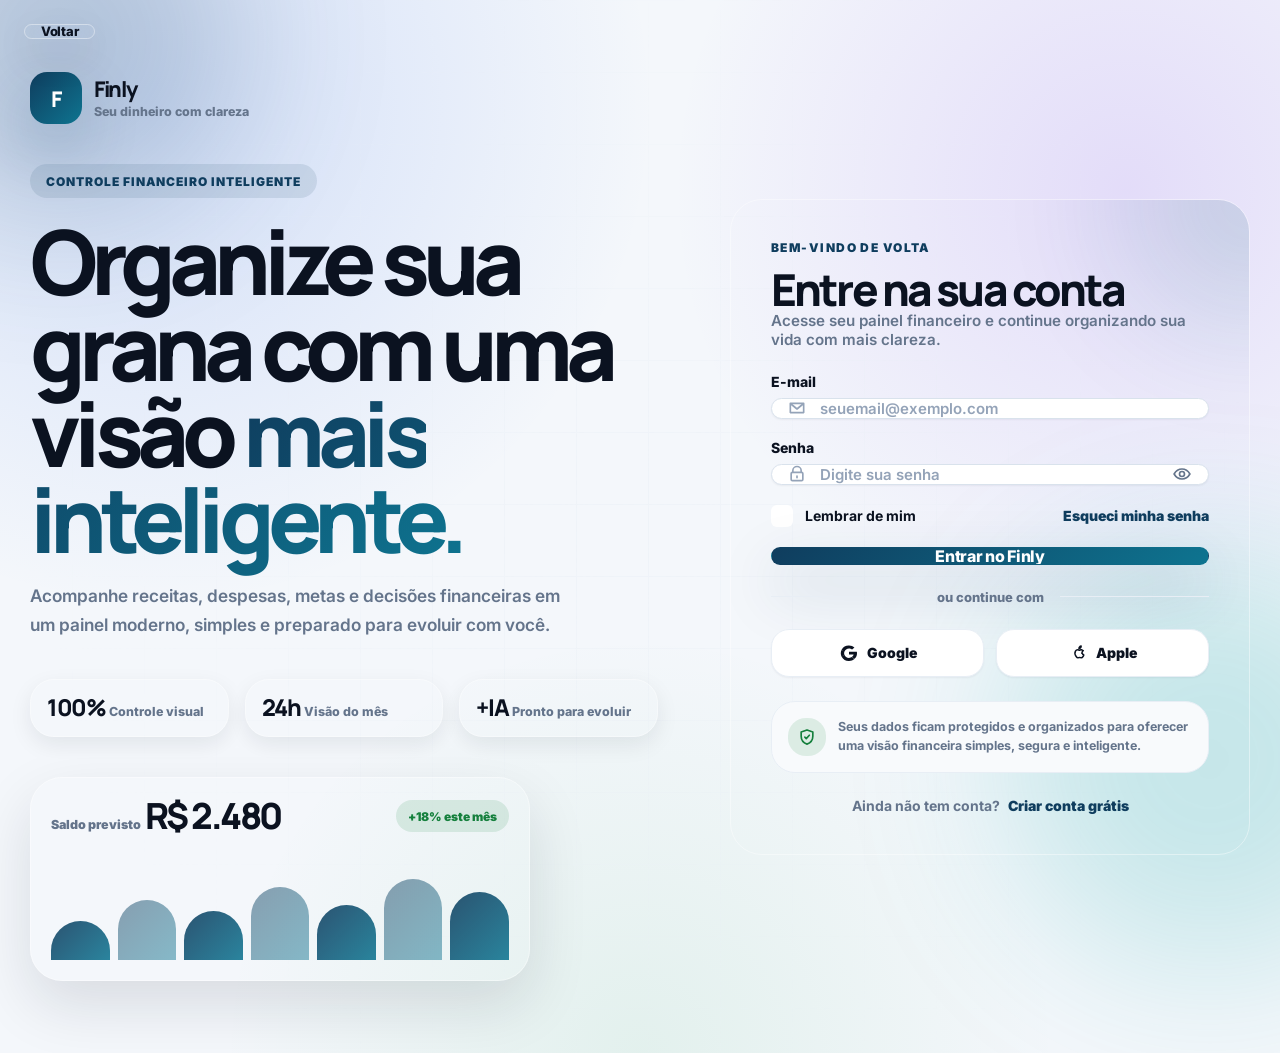
<file: pages/login.html>
<!DOCTYPE html>
<html lang="pt-BR" data-theme="light">
<head>
    <meta charset="UTF-8">
    <meta name="viewport" content="width=device-width, initial-scale=1.0">
    <title>Finly | Entrar</title>
    <meta name="description" content="Entre no Finly e organize sua vida financeira com inteligência, clareza e controle.">
    <link rel="stylesheet" href="../src/css/style.css">
</head>
<body>
    <main class="auth-page">
        <div class="auth-orb auth-orb--one"></div>
        <div class="auth-orb auth-orb--two"></div>

        <a href="../index.html" class="auth-back btn btn-glass btn-sm">
            <span>Voltar</span>
        </a>

        <section class="auth-shell">
            <div class="auth-hero animate-blur-in">
                <a href="../index.html" class="auth-brand">
                    <span class="auth-brand__logo">F</span>

                    <span>
                        <strong class="auth-brand__name">Finly</strong>
                        <span class="auth-brand__tagline">Seu dinheiro com clareza</span>
                    </span>
                </a>

                <div class="auth-hero__content">
                    <span class="auth-hero__badge">
                        Controle financeiro inteligente
                    </span>

                    <h1 class="auth-hero__title">
                        Organize sua grana com uma visão <span>mais inteligente.</span>
                    </h1>

                    <p class="auth-hero__text">
                        Acompanhe receitas, despesas, metas e decisões financeiras em um painel moderno, simples e preparado para evoluir com você.
                    </p>
                </div>

                <div class="auth-stats">
                    <div class="auth-stat">
                        <strong class="auth-stat__value">100%</strong>
                        <span class="auth-stat__label">Controle visual</span>
                    </div>

                    <div class="auth-stat">
                        <strong class="auth-stat__value">24h</strong>
                        <span class="auth-stat__label">Visão do mês</span>
                    </div>

                    <div class="auth-stat">
                        <strong class="auth-stat__value">+IA</strong>
                        <span class="auth-stat__label">Pronto para evoluir</span>
                    </div>
                </div>

                <div class="auth-preview">
                    <div class="auth-preview__top">
                        <div>
                            <span class="auth-preview__label">Saldo previsto</span>
                            <strong class="auth-preview__value">R$ 2.480</strong>
                        </div>

                        <span class="auth-preview__pill">
                            +18% este mês
                        </span>
                    </div>

                    <div class="auth-preview__chart">
                        <span class="auth-preview__bar" style="--bar-height: 42%;"></span>
                        <span class="auth-preview__bar" style="--bar-height: 64%;"></span>
                        <span class="auth-preview__bar" style="--bar-height: 52%;"></span>
                        <span class="auth-preview__bar" style="--bar-height: 78%;"></span>
                        <span class="auth-preview__bar" style="--bar-height: 58%;"></span>
                        <span class="auth-preview__bar" style="--bar-height: 86%;"></span>
                        <span class="auth-preview__bar" style="--bar-height: 72%;"></span>
                    </div>
                </div>
            </div>

            <div class="auth-panel animate-slide-up">
                <section class="auth-card">
                    <div class="auth-card__header">
                        <span class="auth-card__eyebrow">Bem-vindo de volta</span>

                        <div>
                            <h2 class="auth-card__title">Entre na sua conta</h2>
                            <p class="auth-card__text">
                                Acesse seu painel financeiro e continue organizando sua vida com mais clareza.
                            </p>
                        </div>
                    </div>

                    <form class="auth-form" action="./dashboard.html" method="get">
                        <div class="form__group">
                            <label class="form__label" for="email">E-mail</label>

                            <div class="input-icon">
                                <span class="input-icon__item">
                                    <svg width="20" height="20" viewBox="0 0 24 24" fill="none" aria-hidden="true">
                                        <path d="M4 6.5h16v11H4v-11Z" stroke="currentColor" stroke-width="2" stroke-linejoin="round"/>
                                        <path d="m4.8 7.2 7.2 6 7.2-6" stroke="currentColor" stroke-width="2" stroke-linecap="round" stroke-linejoin="round"/>
                                    </svg>
                                </span>

                                <input
                                    class="input"
                                    type="email"
                                    id="email"
                                    name="email"
                                    placeholder="seuemail@exemplo.com"
                                    autocomplete="email"
                                    required
                                >
                            </div>
                        </div>

                        <div class="form__group">
                            <label class="form__label" for="password">Senha</label>

                            <div class="input-icon input-action">
                                <span class="input-icon__item">
                                    <svg width="20" height="20" viewBox="0 0 24 24" fill="none" aria-hidden="true">
                                        <path d="M7 10V8a5 5 0 0 1 10 0v2" stroke="currentColor" stroke-width="2" stroke-linecap="round"/>
                                        <path d="M6.5 10h11A1.5 1.5 0 0 1 19 11.5v7A1.5 1.5 0 0 1 17.5 20h-11A1.5 1.5 0 0 1 5 18.5v-7A1.5 1.5 0 0 1 6.5 10Z" stroke="currentColor" stroke-width="2"/>
                                        <path d="M12 14.5v2" stroke="currentColor" stroke-width="2" stroke-linecap="round"/>
                                    </svg>
                                </span>

                                <input
                                    class="input"
                                    type="password"
                                    id="password"
                                    name="password"
                                    placeholder="Digite sua senha"
                                    autocomplete="current-password"
                                    required
                                >

                                <button class="input-action__button" type="button" aria-label="Mostrar senha">
                                    <svg width="20" height="20" viewBox="0 0 24 24" fill="none" aria-hidden="true">
                                        <path d="M2.5 12s3.5-6 9.5-6 9.5 6 9.5 6-3.5 6-9.5 6-9.5-6-9.5-6Z" stroke="currentColor" stroke-width="2" stroke-linejoin="round"/>
                                        <path d="M12 15a3 3 0 1 0 0-6 3 3 0 0 0 0 6Z" stroke="currentColor" stroke-width="2"/>
                                    </svg>
                                </button>
                            </div>
                        </div>

                        <div class="auth-form__options">
                            <label class="checkbox">
                                <input type="checkbox" name="remember">
                                <span class="checkbox__box"></span>
                                <span class="checkbox__text">Lembrar de mim</span>
                            </label>

                            <a href="#" class="auth-link">Esqueci minha senha</a>
                        </div>

                        <button class="btn btn-primary btn-block btn-lg" type="submit">
                            <span>Entrar no Finly</span>
                        </button>
                    </form>

                    <div class="auth-divider">
                        <span>ou continue com</span>
                    </div>

                    <div class="auth-social">
                        <button class="auth-social__button" type="button">
                            <span class="auth-social__icon">
                                <svg width="20" height="20" viewBox="0 0 24 24" fill="none" aria-hidden="true">
                                    <path d="M21.6 12.23c0-.73-.06-1.27-.19-1.83H12v3.33h5.52c-.11.83-.71 2.08-2.05 2.92l-.02.11 2.98 2.2.2.02c1.84-1.62 2.97-4 2.97-6.75Z" fill="currentColor"/>
                                    <path d="M12 21.5c2.64 0 4.85-.83 6.47-2.25l-3.08-2.33c-.83.55-1.93.94-3.39.94-2.58 0-4.77-1.62-5.55-3.86l-.12.01-3.1 2.28-.04.11A9.76 9.76 0 0 0 12 21.5Z" fill="currentColor"/>
                                    <path d="M6.45 14a5.68 5.68 0 0 1-.3-1.8c0-.62.11-1.22.29-1.78l-.01-.12-3.14-2.32-.1.05A9.06 9.06 0 0 0 2.1 12.2c0 1.5.39 2.92 1.09 4.17L6.45 14Z" fill="currentColor"/>
                                    <path d="M12 6.53c1.84 0 3.08.76 3.78 1.4l2.76-2.57C16.84 3.86 14.64 3 12 3a9.76 9.76 0 0 0-8.81 5.03l3.25 2.39C7.23 8.15 9.42 6.53 12 6.53Z" fill="currentColor"/>
                                </svg>
                            </span>
                            <span>Google</span>
                        </button>

                        <button class="auth-social__button" type="button">
                            <span class="auth-social__icon">
                                <svg width="20" height="20" viewBox="0 0 24 24" fill="none" aria-hidden="true">
                                    <path d="M16.6 12.38c-.02-2.1 1.72-3.11 1.8-3.16-1-.1-1.45-.96-2.3-1.18-.98-.25-1.9.58-2.39.58-.5 0-1.27-.56-2.1-.55-1.08.02-2.09.63-2.65 1.6-1.14 1.98-.3 4.9.82 6.5.54.79 1.19 1.67 2.04 1.64.82-.03 1.13-.53 2.12-.53.99 0 1.27.53 2.13.51.88-.02 1.44-.8 1.98-1.59.62-.91.88-1.8.9-1.84-.02-.01-1.72-.66-1.75-2.48Z" stroke="currentColor" stroke-width="1.8" stroke-linejoin="round"/>
                                    <path d="M15.1 5.77c.45-.54.75-1.3.67-2.05-.65.03-1.43.43-1.9.97-.42.49-.79 1.26-.69 2 .72.06 1.46-.37 1.92-.92Z" stroke="currentColor" stroke-width="1.8" stroke-linejoin="round"/>
                                </svg>
                            </span>
                            <span>Apple</span>
                        </button>
                    </div>

                    <div class="auth-security">
                        <span class="auth-security__icon">
                            <svg width="20" height="20" viewBox="0 0 24 24" fill="none" aria-hidden="true">
                                <path d="M12 3.5 19 6v5.2c0 4.45-2.86 7.96-7 9.3-4.14-1.34-7-4.85-7-9.3V6l7-2.5Z" stroke="currentColor" stroke-width="2" stroke-linejoin="round"/>
                                <path d="m9.4 12.2 1.7 1.7 3.7-4" stroke="currentColor" stroke-width="2" stroke-linecap="round" stroke-linejoin="round"/>
                            </svg>
                        </span>

                        <p class="auth-security__text">
                            Seus dados ficam protegidos e organizados para oferecer uma visão financeira simples, segura e inteligente.
                        </p>
                    </div>

                    <footer class="auth-card__footer">
                        <span>Ainda não tem conta?</span>
                        <a href="./cadastro.html" class="auth-link">Criar conta grátis</a>
                    </footer>
                </section>
            </div>
        </section>
    </main>
    <script src="../src/js/auth/login.js"></script>
</body>
</html>
</file>
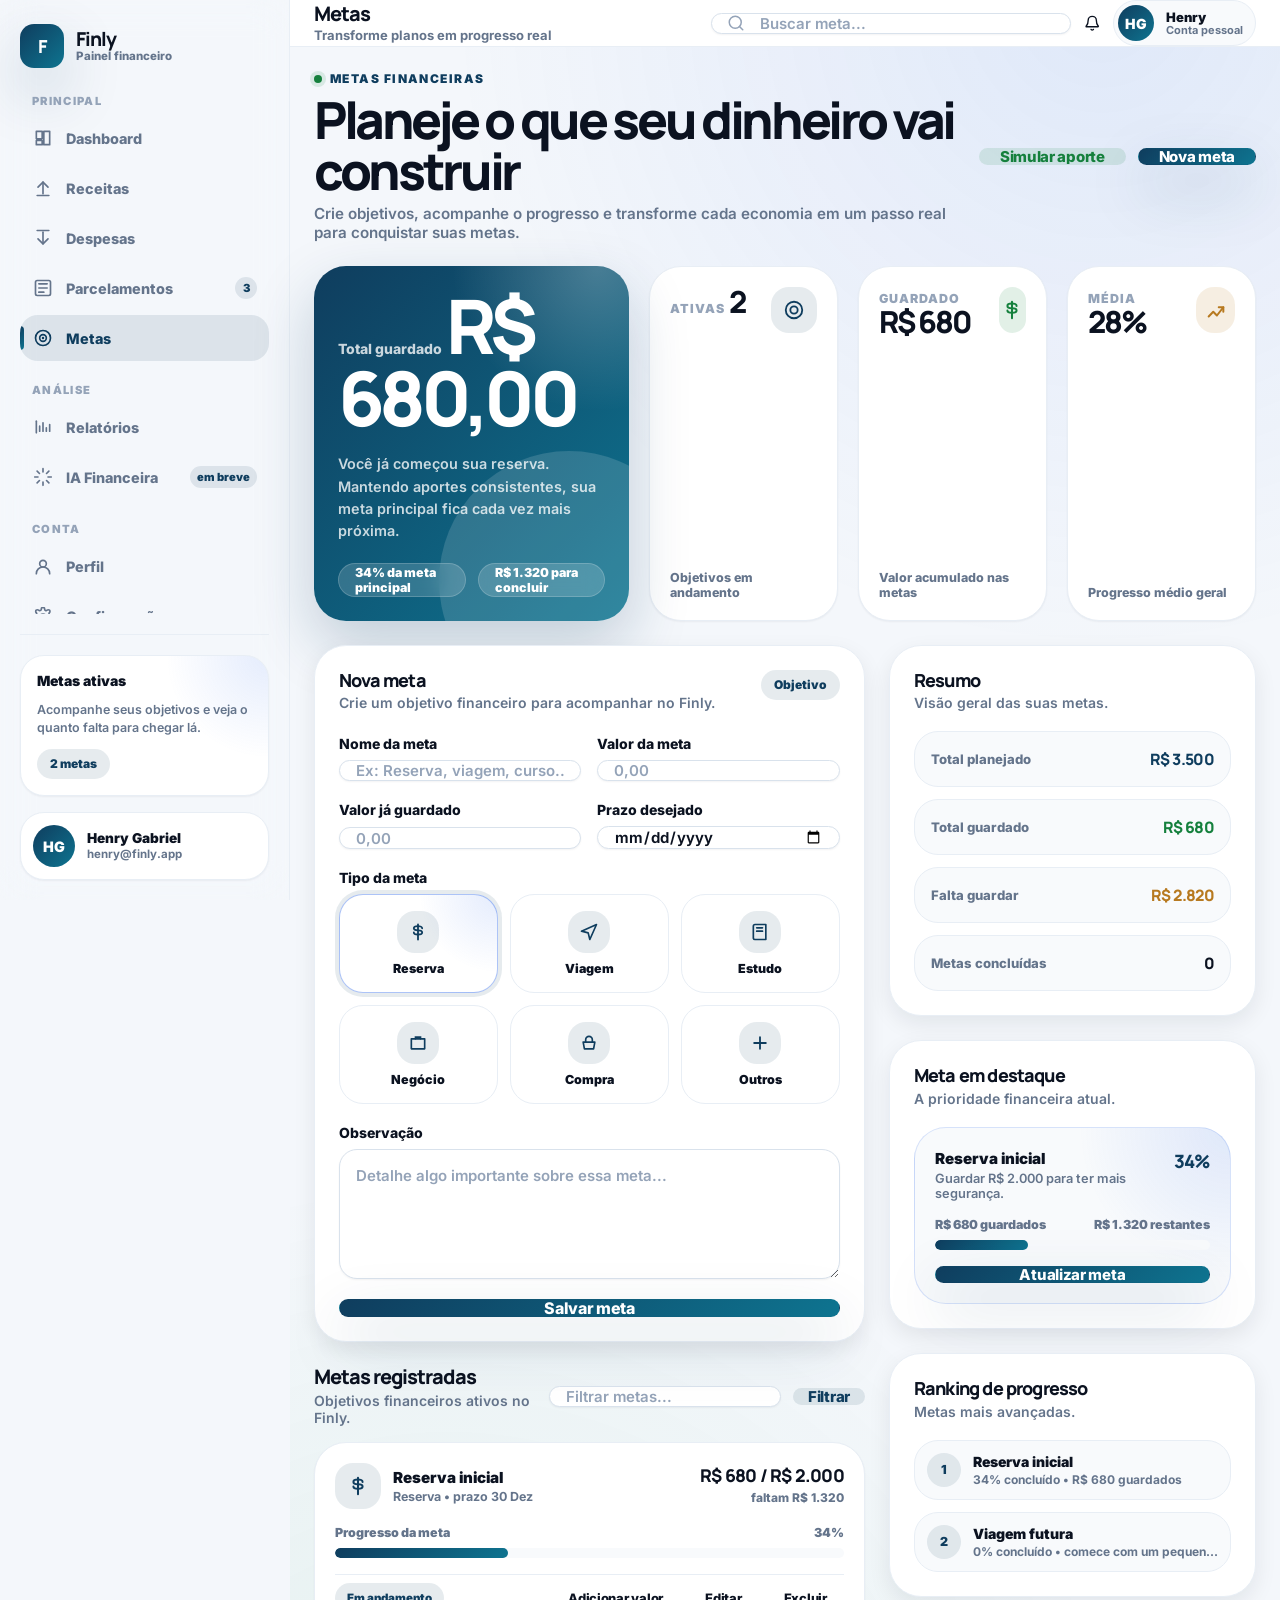
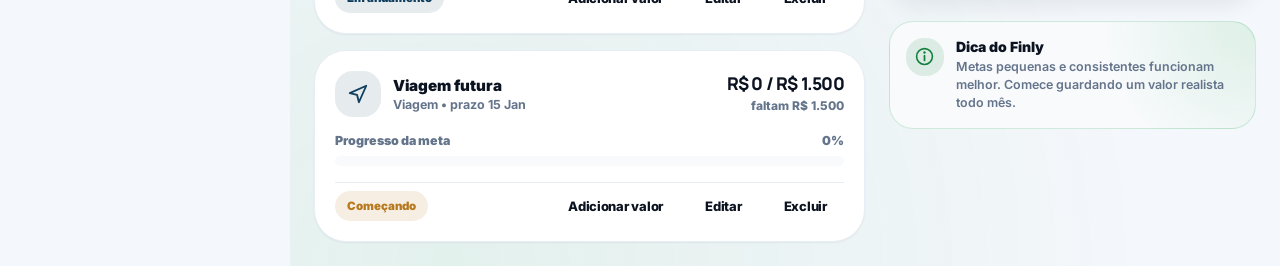
<file: pages/metas.html>
<!DOCTYPE html>
<html lang="pt-BR" data-theme="light">
<head>
    <meta charset="UTF-8">
    <meta name="viewport" content="width=device-width, initial-scale=1.0">
    <title>Finly | Metas</title>
    <meta name="description" content="Crie e acompanhe metas financeiras no Finly.">
    <link rel="stylesheet" href="../src/css/style.css">
</head>
<body>
    <button class="sidebar-toggle" type="button" aria-label="Abrir menu">
        <svg width="22" height="22" viewBox="0 0 24 24" fill="none" aria-hidden="true">
            <path d="M4 7h16M4 12h16M4 17h16" stroke="currentColor" stroke-width="2.3" stroke-linecap="round"/>
        </svg>
    </button>

    <div class="sidebar-overlay"></div>

    <div class="app-layout">
        <aside class="sidebar">
            <a href="./dashboard.html" class="sidebar__brand">
                <span class="sidebar__logo">F</span>

                <span class="sidebar__brand-info">
                    <strong class="sidebar__brand-name">Finly</strong>
                    <span class="sidebar__brand-label">Painel financeiro</span>
                </span>
            </a>

            <div class="sidebar__content custom-scrollbar">
                <section class="sidebar__section">
                    <span class="sidebar__section-title">Principal</span>

                    <nav class="sidebar__nav" aria-label="Menu principal">
                        <a href="./dashboard.html" class="sidebar__link">
                            <span class="sidebar__icon">
                                <svg viewBox="0 0 24 24" fill="none" aria-hidden="true">
                                    <path d="M4 13h7V4H4v9Zm9 7h7V4h-7v16ZM4 20h7v-5H4v5Z" stroke="currentColor" stroke-width="2" stroke-linejoin="round"/>
                                </svg>
                            </span>
                            <span class="sidebar__text">Dashboard</span>
                        </a>

                        <a href="./receitas.html" class="sidebar__link">
                            <span class="sidebar__icon">
                                <svg viewBox="0 0 24 24" fill="none" aria-hidden="true">
                                    <path d="M12 19V5" stroke="currentColor" stroke-width="2" stroke-linecap="round"/>
                                    <path d="m6 11 6-6 6 6" stroke="currentColor" stroke-width="2" stroke-linecap="round" stroke-linejoin="round"/>
                                    <path d="M5 21h14" stroke="currentColor" stroke-width="2" stroke-linecap="round"/>
                                </svg>
                            </span>
                            <span class="sidebar__text">Receitas</span>
                        </a>

                        <a href="./despesas.html" class="sidebar__link">
                            <span class="sidebar__icon">
                                <svg viewBox="0 0 24 24" fill="none" aria-hidden="true">
                                    <path d="M12 5v14" stroke="currentColor" stroke-width="2" stroke-linecap="round"/>
                                    <path d="m18 13-6 6-6-6" stroke="currentColor" stroke-width="2" stroke-linecap="round" stroke-linejoin="round"/>
                                    <path d="M5 3h14" stroke="currentColor" stroke-width="2" stroke-linecap="round"/>
                                </svg>
                            </span>
                            <span class="sidebar__text">Despesas</span>
                        </a>

                        <a href="./parcelamentos.html" class="sidebar__link">
                            <span class="sidebar__icon">
                                <svg viewBox="0 0 24 24" fill="none" aria-hidden="true">
                                    <path d="M7 7h10M7 12h10M7 17h6" stroke="currentColor" stroke-width="2" stroke-linecap="round"/>
                                    <path d="M5 3h14a2 2 0 0 1 2 2v14a2 2 0 0 1-2 2H5a2 2 0 0 1-2-2V5a2 2 0 0 1 2-2Z" stroke="currentColor" stroke-width="2"/>
                                </svg>
                            </span>
                            <span class="sidebar__text">Parcelamentos</span>
                            <span class="sidebar__badge">3</span>
                        </a>

                        <a href="./metas.html" class="sidebar__link is-active">
                            <span class="sidebar__icon">
                                <svg viewBox="0 0 24 24" fill="none" aria-hidden="true">
                                    <path d="M12 21a9 9 0 1 0 0-18 9 9 0 0 0 0 18Z" stroke="currentColor" stroke-width="2"/>
                                    <path d="M12 16a4 4 0 1 0 0-8 4 4 0 0 0 0 8Z" stroke="currentColor" stroke-width="2"/>
                                    <path d="M12 12h.01" stroke="currentColor" stroke-width="3" stroke-linecap="round"/>
                                </svg>
                            </span>
                            <span class="sidebar__text">Metas</span>
                        </a>
                    </nav>
                </section>

                <section class="sidebar__section">
                    <span class="sidebar__section-title">Análise</span>

                    <nav class="sidebar__nav" aria-label="Menu de análise">
                        <a href="./relatorios.html" class="sidebar__link">
                            <span class="sidebar__icon">
                                <svg viewBox="0 0 24 24" fill="none" aria-hidden="true">
                                    <path d="M4 19V5" stroke="currentColor" stroke-width="2" stroke-linecap="round"/>
                                    <path d="M8 17v-6M12 17V7M16 17v-4M20 17V9" stroke="currentColor" stroke-width="2" stroke-linecap="round"/>
                                </svg>
                            </span>
                            <span class="sidebar__text">Relatórios</span>
                        </a>

                        <a href="#" class="sidebar__link">
                            <span class="sidebar__icon">
                                <svg viewBox="0 0 24 24" fill="none" aria-hidden="true">
                                    <path d="M12 2v4M12 18v4M4.93 4.93l2.83 2.83M16.24 16.24l2.83 2.83M2 12h4M18 12h4M4.93 19.07l2.83-2.83M16.24 7.76l2.83-2.83" stroke="currentColor" stroke-width="2" stroke-linecap="round"/>
                                </svg>
                            </span>
                            <span class="sidebar__text">IA Financeira</span>
                            <span class="sidebar__badge">em breve</span>
                        </a>
                    </nav>
                </section>

                <section class="sidebar__section">
                    <span class="sidebar__section-title">Conta</span>

                    <nav class="sidebar__nav" aria-label="Menu da conta">
                        <a href="./perfil.html" class="sidebar__link">
                            <span class="sidebar__icon">
                                <svg viewBox="0 0 24 24" fill="none" aria-hidden="true">
                                    <path d="M12 12a4 4 0 1 0 0-8 4 4 0 0 0 0 8Z" stroke="currentColor" stroke-width="2"/>
                                    <path d="M4 20a8 8 0 0 1 16 0" stroke="currentColor" stroke-width="2" stroke-linecap="round"/>
                                </svg>
                            </span>
                            <span class="sidebar__text">Perfil</span>
                        </a>

                        <a href="./configuracoes.html" class="sidebar__link">
                            <span class="sidebar__icon">
                                <svg viewBox="0 0 24 24" fill="none" aria-hidden="true">
                                    <path d="M12 15.5a3.5 3.5 0 1 0 0-7 3.5 3.5 0 0 0 0 7Z" stroke="currentColor" stroke-width="2"/>
                                    <path d="M19.4 15a1.7 1.7 0 0 0 .34 1.87l.06.06a2 2 0 1 1-2.83 2.83l-.06-.06A1.7 1.7 0 0 0 15 19.36a1.7 1.7 0 0 0-1 .64 1.7 1.7 0 0 0-.36 1.08V21a2 2 0 1 1-4 0v-.09A1.7 1.7 0 0 0 8.6 19.36a1.7 1.7 0 0 0-1.87.34l-.06.06a2 2 0 1 1-2.83-2.83l.06-.06A1.7 1.7 0 0 0 4.24 15a1.7 1.7 0 0 0-.64-1 1.7 1.7 0 0 0-1.08-.36H2.5a2 2 0 1 1 0-4h.09A1.7 1.7 0 0 0 4.24 8.6a1.7 1.7 0 0 0-.34-1.87l-.06-.06a2 2 0 1 1 2.83-2.83l.06.06A1.7 1.7 0 0 0 8.6 4.24a1.7 1.7 0 0 0 1-.64A1.7 1.7 0 0 0 9.96 2.5V2.5a2 2 0 1 1 4 0v.09a1.7 1.7 0 0 0 1.04 1.65 1.7 1.7 0 0 0 1.87-.34l.06-.06a2 2 0 1 1 2.83 2.83l-.06.06A1.7 1.7 0 0 0 19.36 8.6a1.7 1.7 0 0 0 .64 1c.3.23.68.36 1.08.36H21a2 2 0 1 1 0 4h-.09A1.7 1.7 0 0 0 19.4 15Z" stroke="currentColor" stroke-width="2"/>
                                </svg>
                            </span>
                            <span class="sidebar__text">Configurações</span>
                        </a>
                    </nav>
                </section>
            </div>

            <div class="sidebar__footer">
                <div class="sidebar-card">
                    <strong class="sidebar-card__title">Metas ativas</strong>
                    <p class="sidebar-card__text">Acompanhe seus objetivos e veja o quanto falta para chegar lá.</p>
                    <span class="badge badge--primary">2 metas</span>
                </div>

                <div class="sidebar-user">
                    <span class="sidebar-user__avatar">H</span>

                    <span class="sidebar-user__info">
                        <strong class="sidebar-user__name">Henry Gabriel</strong>
                        <span class="sidebar-user__email">henry@finly.app</span>
                    </span>
                </div>
            </div>
        </aside>

        <main class="app-main goals-page">
            <header class="topbar">
                <div class="topbar__left">
                    <div class="topbar__title-group">
                        <h1 class="topbar__title">Metas</h1>
                        <span class="topbar__subtitle">Transforme planos em progresso real</span>
                    </div>
                </div>

                <div class="topbar__right">
                    <div class="topbar__search form-search">
                        <span class="form-search__icon">
                            <svg width="18" height="18" viewBox="0 0 24 24" fill="none" aria-hidden="true">
                                <path d="M11 19a8 8 0 1 0 0-16 8 8 0 0 0 0 16Z" stroke="currentColor" stroke-width="2"/>
                                <path d="m21 21-4.35-4.35" stroke="currentColor" stroke-width="2" stroke-linecap="round"/>
                            </svg>
                        </span>
                        <input class="input" type="search" placeholder="Buscar meta...">
                    </div>

                    <button class="btn btn-ghost btn-icon" type="button" aria-label="Notificações">
                        <svg width="20" height="20" viewBox="0 0 24 24" fill="none" aria-hidden="true">
                            <path d="M18 8a6 6 0 0 0-12 0c0 7-3 7-3 9h18c0-2-3-2-3-9Z" stroke="currentColor" stroke-width="2" stroke-linecap="round"/>
                            <path d="M13.73 21a2 2 0 0 1-3.46 0" stroke="currentColor" stroke-width="2" stroke-linecap="round"/>
                        </svg>
                    </button>

                    <button class="user-menu" type="button">
                        <span class="user-menu__avatar">H</span>

                        <span class="user-menu__info">
                            <strong class="user-menu__name">Henry</strong>
                            <span class="user-menu__role">Conta pessoal</span>
                        </span>
                    </button>
                </div>
            </header>

            <section class="goals-content">
                <div class="goals-header">
                    <div class="goals-header__content">
                        <span class="goals-header__eyebrow">
                            <span class="status-dot success"></span>
                            Metas financeiras
                        </span>

                        <h2 class="goals-header__title">Planeje o que seu dinheiro vai construir</h2>

                        <p class="goals-header__text">
                            Crie objetivos, acompanhe o progresso e transforme cada economia em um passo real para conquistar suas metas.
                        </p>
                    </div>

                    <div class="goals-header__actions">
                        <button class="btn btn-soft-success" type="button">
                            Simular aporte
                        </button>

                        <a href="#nova-meta" class="btn btn-primary">
                            Nova meta
                        </a>
                    </div>
                </div>

                <section class="goals-kpis">
                    <article class="goals-hero-card">
                        <div>
                            <span class="goals-hero-card__label">Total guardado</span>
                            <strong class="goals-hero-card__value">R$ 680,00</strong>
                        </div>

                        <p class="goals-hero-card__text">
                            Você já começou sua reserva. Mantendo aportes consistentes, sua meta principal fica cada vez mais próxima.
                        </p>

                        <div class="goals-hero-card__footer">
                            <span class="goals-pill">34% da meta principal</span>
                            <span class="goals-pill">R$ 1.320 para concluir</span>
                        </div>
                    </article>

                    <article class="goals-kpi">
                        <div class="goals-kpi__top">
                            <div>
                                <span class="goals-kpi__label">Ativas</span>
                                <strong class="goals-kpi__value">2</strong>
                            </div>

                            <span class="goals-kpi__icon">
                                <svg width="22" height="22" viewBox="0 0 24 24" fill="none" aria-hidden="true">
                                    <path d="M12 21a9 9 0 1 0 0-18 9 9 0 0 0 0 18Z" stroke="currentColor" stroke-width="2"/>
                                    <path d="M12 16a4 4 0 1 0 0-8 4 4 0 0 0 0 8Z" stroke="currentColor" stroke-width="2"/>
                                </svg>
                            </span>
                        </div>

                        <span class="goals-kpi__meta">Objetivos em andamento</span>
                    </article>

                    <article class="goals-kpi">
                        <div class="goals-kpi__top">
                            <div>
                                <span class="goals-kpi__label">Guardado</span>
                                <strong class="goals-kpi__value">R$ 680</strong>
                            </div>

                            <span class="goals-kpi__icon goals-kpi__icon--success">
                                <svg width="22" height="22" viewBox="0 0 24 24" fill="none" aria-hidden="true">
                                    <path d="M12 3v18" stroke="currentColor" stroke-width="2.2" stroke-linecap="round"/>
                                    <path d="M17 7.5c0-1.38-2.24-2.5-5-2.5S7 6.12 7 7.5 9.24 10 12 10s5 1.12 5 2.5S14.76 15 12 15s-5-1.12-5-2.5" stroke="currentColor" stroke-width="2.2" stroke-linecap="round"/>
                                </svg>
                            </span>
                        </div>

                        <span class="goals-kpi__meta">Valor acumulado nas metas</span>
                    </article>

                    <article class="goals-kpi">
                        <div class="goals-kpi__top">
                            <div>
                                <span class="goals-kpi__label">Média</span>
                                <strong class="goals-kpi__value">28%</strong>
                            </div>

                            <span class="goals-kpi__icon goals-kpi__icon--warning">
                                <svg width="22" height="22" viewBox="0 0 24 24" fill="none" aria-hidden="true">
                                    <path d="M4 19 9 14l4 4 7-9" stroke="currentColor" stroke-width="2.2" stroke-linecap="round" stroke-linejoin="round"/>
                                    <path d="M15 9h5v5" stroke="currentColor" stroke-width="2.2" stroke-linecap="round" stroke-linejoin="round"/>
                                </svg>
                            </span>
                        </div>

                        <span class="goals-kpi__meta">Progresso médio geral</span>
                    </article>
                </section>

                <div class="goals-grid">
                    <div class="goals-main">
                        <section class="card goal-form-card" id="nova-meta">
                            <div class="card__header">
                                <div class="card__title-group">
                                    <h3 class="card__title">Nova meta</h3>
                                    <p class="card__subtitle">Crie um objetivo financeiro para acompanhar no Finly.</p>
                                </div>

                                <span class="badge badge--primary">Objetivo</span>
                            </div>

                            <form class="goal-form">
                                <div class="goal-form__grid">
                                    <div class="form__group">
                                        <label class="form__label" for="goalName">Nome da meta</label>
                                        <input class="input" type="text" id="goalName" name="goalName" placeholder="Ex: Reserva, viagem, curso..." required>
                                    </div>

                                    <div class="form__group">
                                        <label class="form__label" for="goalTarget">Valor da meta</label>
                                        <input class="input" type="number" id="goalTarget" name="goalTarget" placeholder="0,00" min="0" step="0.01" required>
                                    </div>
                                </div>

                                <div class="goal-form__grid">
                                    <div class="form__group">
                                        <label class="form__label" for="goalCurrent">Valor já guardado</label>
                                        <input class="input" type="number" id="goalCurrent" name="goalCurrent" placeholder="0,00" min="0" step="0.01" required>
                                    </div>

                                    <div class="form__group">
                                        <label class="form__label" for="goalDeadline">Prazo desejado</label>
                                        <input class="input" type="date" id="goalDeadline" name="goalDeadline" required>
                                    </div>
                                </div>

                                <div class="form__group">
                                    <label class="form__label">Tipo da meta</label>

                                    <div class="goal-type-grid">
                                        <label class="goal-type is-active">
                                            <input type="radio" name="goalType" value="reserve" checked>
                                            <span class="goal-type__icon">
                                                <svg width="20" height="20" viewBox="0 0 24 24" fill="none" aria-hidden="true">
                                                    <path d="M12 3v18" stroke="currentColor" stroke-width="2.2" stroke-linecap="round"/>
                                                    <path d="M17 7.5c0-1.38-2.24-2.5-5-2.5S7 6.12 7 7.5 9.24 10 12 10s5 1.12 5 2.5S14.76 15 12 15s-5-1.12-5-2.5" stroke="currentColor" stroke-width="2.2" stroke-linecap="round"/>
                                                </svg>
                                            </span>
                                            <span class="goal-type__name">Reserva</span>
                                        </label>

                                        <label class="goal-type">
                                            <input type="radio" name="goalType" value="travel">
                                            <span class="goal-type__icon">
                                                <svg width="20" height="20" viewBox="0 0 24 24" fill="none" aria-hidden="true">
                                                    <path d="M3 11 21 3l-8 18-2-8-8-2Z" stroke="currentColor" stroke-width="2" stroke-linejoin="round"/>
                                                </svg>
                                            </span>
                                            <span class="goal-type__name">Viagem</span>
                                        </label>

                                        <label class="goal-type">
                                            <input type="radio" name="goalType" value="study">
                                            <span class="goal-type__icon">
                                                <svg width="20" height="20" viewBox="0 0 24 24" fill="none" aria-hidden="true">
                                                    <path d="M4 19.5V5a2 2 0 0 1 2-2h13v18H6a2 2 0 0 1-2-1.5Z" stroke="currentColor" stroke-width="2" stroke-linejoin="round"/>
                                                    <path d="M8 7h7M8 11h7" stroke="currentColor" stroke-width="2" stroke-linecap="round"/>
                                                </svg>
                                            </span>
                                            <span class="goal-type__name">Estudo</span>
                                        </label>

                                        <label class="goal-type">
                                            <input type="radio" name="goalType" value="business">
                                            <span class="goal-type__icon">
                                                <svg width="20" height="20" viewBox="0 0 24 24" fill="none" aria-hidden="true">
                                                    <path d="M4 7h16v12H4V7Z" stroke="currentColor" stroke-width="2" stroke-linejoin="round"/>
                                                    <path d="M9 7V5h6v2" stroke="currentColor" stroke-width="2" stroke-linecap="round"/>
                                                </svg>
                                            </span>
                                            <span class="goal-type__name">Negócio</span>
                                        </label>

                                        <label class="goal-type">
                                            <input type="radio" name="goalType" value="purchase">
                                            <span class="goal-type__icon">
                                                <svg width="20" height="20" viewBox="0 0 24 24" fill="none" aria-hidden="true">
                                                    <path d="M5 11h14l-1.5 8h-11L5 11Z" stroke="currentColor" stroke-width="2" stroke-linejoin="round"/>
                                                    <path d="M8 11V8a4 4 0 0 1 8 0v3" stroke="currentColor" stroke-width="2" stroke-linecap="round"/>
                                                </svg>
                                            </span>
                                            <span class="goal-type__name">Compra</span>
                                        </label>

                                        <label class="goal-type">
                                            <input type="radio" name="goalType" value="other">
                                            <span class="goal-type__icon">
                                                <svg width="20" height="20" viewBox="0 0 24 24" fill="none" aria-hidden="true">
                                                    <path d="M12 5v14M5 12h14" stroke="currentColor" stroke-width="2.2" stroke-linecap="round"/>
                                                </svg>
                                            </span>
                                            <span class="goal-type__name">Outros</span>
                                        </label>
                                    </div>
                                </div>

                                <div class="form__group">
                                    <label class="form__label" for="goalDescription">Observação</label>
                                    <textarea class="input textarea" id="goalDescription" name="goalDescription" rows="4" placeholder="Detalhe algo importante sobre essa meta..."></textarea>
                                </div>

                                <button class="btn btn-primary btn-block btn-lg" type="submit">
                                    Salvar meta
                                </button>
                            </form>
                        </section>

                        <section class="goals-section">
                            <div class="goals-section__header">
                                <div class="goals-section__title-group">
                                    <h3 class="goals-section__title">Metas registradas</h3>
                                    <p class="goals-section__text">Objetivos financeiros ativos no Finly.</p>
                                </div>

                                <div class="goal-filter">
                                    <input class="input" type="search" placeholder="Filtrar metas...">
                                    <button class="btn btn-soft" type="button">Filtrar</button>
                                </div>
                            </div>

                            <div class="goal-list">
                                <article class="goal-item">
                                    <div class="goal-item__top">
                                        <div class="goal-item__main">
                                            <span class="goal-item__icon">
                                                <svg width="22" height="22" viewBox="0 0 24 24" fill="none" aria-hidden="true">
                                                    <path d="M12 3v18" stroke="currentColor" stroke-width="2.2" stroke-linecap="round"/>
                                                    <path d="M17 7.5c0-1.38-2.24-2.5-5-2.5S7 6.12 7 7.5 9.24 10 12 10s5 1.12 5 2.5S14.76 15 12 15s-5-1.12-5-2.5" stroke="currentColor" stroke-width="2.2" stroke-linecap="round"/>
                                                </svg>
                                            </span>

                                            <span class="goal-item__info">
                                                <strong class="goal-item__title">Reserva inicial</strong>
                                                <span class="goal-item__meta">Reserva • prazo 30 Dez</span>
                                            </span>
                                        </div>

                                        <div class="goal-item__value">
                                            <strong class="goal-item__amount">R$ 680 / R$ 2.000</strong>
                                            <span class="goal-item__small">faltam R$ 1.320</span>
                                        </div>
                                    </div>

                                    <div class="goal-progress">
                                        <div class="goal-progress__top">
                                            <span>Progresso da meta</span>
                                            <span>34%</span>
                                        </div>

                                        <div class="goal-progress__track">
                                            <span class="goal-progress__bar" style="--progress-value: 34%;"></span>
                                        </div>
                                    </div>

                                    <div class="goal-item__footer">
                                        <span class="goal-status">Em andamento</span>

                                        <div class="goal-item__actions">
                                            <button class="btn btn-ghost btn-sm" type="button">Adicionar valor</button>
                                            <button class="btn btn-ghost btn-sm" type="button">Editar</button>
                                            <button class="btn btn-ghost btn-sm" type="button">Excluir</button>
                                        </div>
                                    </div>
                                </article>

                                <article class="goal-item">
                                    <div class="goal-item__top">
                                        <div class="goal-item__main">
                                            <span class="goal-item__icon">
                                                <svg width="22" height="22" viewBox="0 0 24 24" fill="none" aria-hidden="true">
                                                    <path d="M3 11 21 3l-8 18-2-8-8-2Z" stroke="currentColor" stroke-width="2" stroke-linejoin="round"/>
                                                </svg>
                                            </span>

                                            <span class="goal-item__info">
                                                <strong class="goal-item__title">Viagem futura</strong>
                                                <span class="goal-item__meta">Viagem • prazo 15 Jan</span>
                                            </span>
                                        </div>

                                        <div class="goal-item__value">
                                            <strong class="goal-item__amount">R$ 0 / R$ 1.500</strong>
                                            <span class="goal-item__small">faltam R$ 1.500</span>
                                        </div>
                                    </div>

                                    <div class="goal-progress">
                                        <div class="goal-progress__top">
                                            <span>Progresso da meta</span>
                                            <span>0%</span>
                                        </div>

                                        <div class="goal-progress__track">
                                            <span class="goal-progress__bar" style="--progress-value: 0%;"></span>
                                        </div>
                                    </div>

                                    <div class="goal-item__footer">
                                        <span class="goal-status goal-status--warning">Começando</span>

                                        <div class="goal-item__actions">
                                            <button class="btn btn-ghost btn-sm" type="button">Adicionar valor</button>
                                            <button class="btn btn-ghost btn-sm" type="button">Editar</button>
                                            <button class="btn btn-ghost btn-sm" type="button">Excluir</button>
                                        </div>
                                    </div>
                                </article>
                            </div>
                        </section>
                    </div>

                    <aside class="goals-aside">
                        <section class="card">
                            <div class="card__header">
                                <div class="card__title-group">
                                    <h3 class="card__title">Resumo</h3>
                                    <p class="card__subtitle">Visão geral das suas metas.</p>
                                </div>
                            </div>

                            <div class="goals-summary">
                                <div class="goals-summary__item">
                                    <span class="goals-summary__label">Total planejado</span>
                                    <strong class="goals-summary__value goals-summary__value--primary">R$ 3.500</strong>
                                </div>

                                <div class="goals-summary__item">
                                    <span class="goals-summary__label">Total guardado</span>
                                    <strong class="goals-summary__value goals-summary__value--success">R$ 680</strong>
                                </div>

                                <div class="goals-summary__item">
                                    <span class="goals-summary__label">Falta guardar</span>
                                    <strong class="goals-summary__value goals-summary__value--warning">R$ 2.820</strong>
                                </div>

                                <div class="goals-summary__item">
                                    <span class="goals-summary__label">Metas concluídas</span>
                                    <strong class="goals-summary__value">0</strong>
                                </div>
                            </div>
                        </section>

                        <section class="card">
                            <div class="card__header">
                                <div class="card__title-group">
                                    <h3 class="card__title">Meta em destaque</h3>
                                    <p class="card__subtitle">A prioridade financeira atual.</p>
                                </div>
                            </div>

                            <div class="goal-featured">
                                <div class="goal-featured__top">
                                    <div>
                                        <strong class="goal-featured__title">Reserva inicial</strong>
                                        <p class="goal-featured__text">Guardar R$ 2.000 para ter mais segurança.</p>
                                    </div>

                                    <strong class="goal-featured__amount">34%</strong>
                                </div>

                                <div class="goal-progress">
                                    <div class="goal-progress__top">
                                        <span>R$ 680 guardados</span>
                                        <span>R$ 1.320 restantes</span>
                                    </div>

                                    <div class="goal-progress__track">
                                        <span class="goal-progress__bar" style="--progress-value: 34%;"></span>
                                    </div>
                                </div>

                                <a href="#nova-meta" class="btn btn-primary btn-block">
                                    Atualizar meta
                                </a>
                            </div>
                        </section>

                        <section class="card">
                            <div class="card__header">
                                <div class="card__title-group">
                                    <h3 class="card__title">Ranking de progresso</h3>
                                    <p class="card__subtitle">Metas mais avançadas.</p>
                                </div>
                            </div>

                            <div class="goals-ranking">
                                <article class="goals-ranking__item">
                                    <span class="goals-ranking__position">1</span>

                                    <span class="goals-ranking__info">
                                        <strong class="goals-ranking__title">Reserva inicial</strong>
                                        <span class="goals-ranking__text">34% concluído • R$ 680 guardados</span>
                                    </span>
                                </article>

                                <article class="goals-ranking__item">
                                    <span class="goals-ranking__position">2</span>

                                    <span class="goals-ranking__info">
                                        <strong class="goals-ranking__title">Viagem futura</strong>
                                        <span class="goals-ranking__text">0% concluído • comece com um pequeno aporte</span>
                                    </span>
                                </article>
                            </div>
                        </section>

                        <section class="goals-tip">
                            <span class="goals-tip__icon">
                                <svg width="19" height="19" viewBox="0 0 24 24" fill="none" aria-hidden="true">
                                    <path d="M12 17v-6" stroke="currentColor" stroke-width="2.2" stroke-linecap="round"/>
                                    <path d="M12 7h.01" stroke="currentColor" stroke-width="3" stroke-linecap="round"/>
                                    <path d="M12 22a10 10 0 1 0 0-20 10 10 0 0 0 0 20Z" stroke="currentColor" stroke-width="2"/>
                                </svg>
                            </span>

                            <span class="goals-tip__content">
                                <strong class="goals-tip__title">Dica do Finly</strong>
                                <span class="goals-tip__text">
                                    Metas pequenas e consistentes funcionam melhor. Comece guardando um valor realista todo mês.
                                </span>
                            </span>
                        </section>
                    </aside>
                </div>
            </section>
        </main>
    </div>
    <script src="../src/js/finance/metas.js"></script>
    <script src="../src/js/dashboard/dashboard.js"></script>
    <script src="../src/js/finance/metas.js"></script>
</body>
</html>
</file>
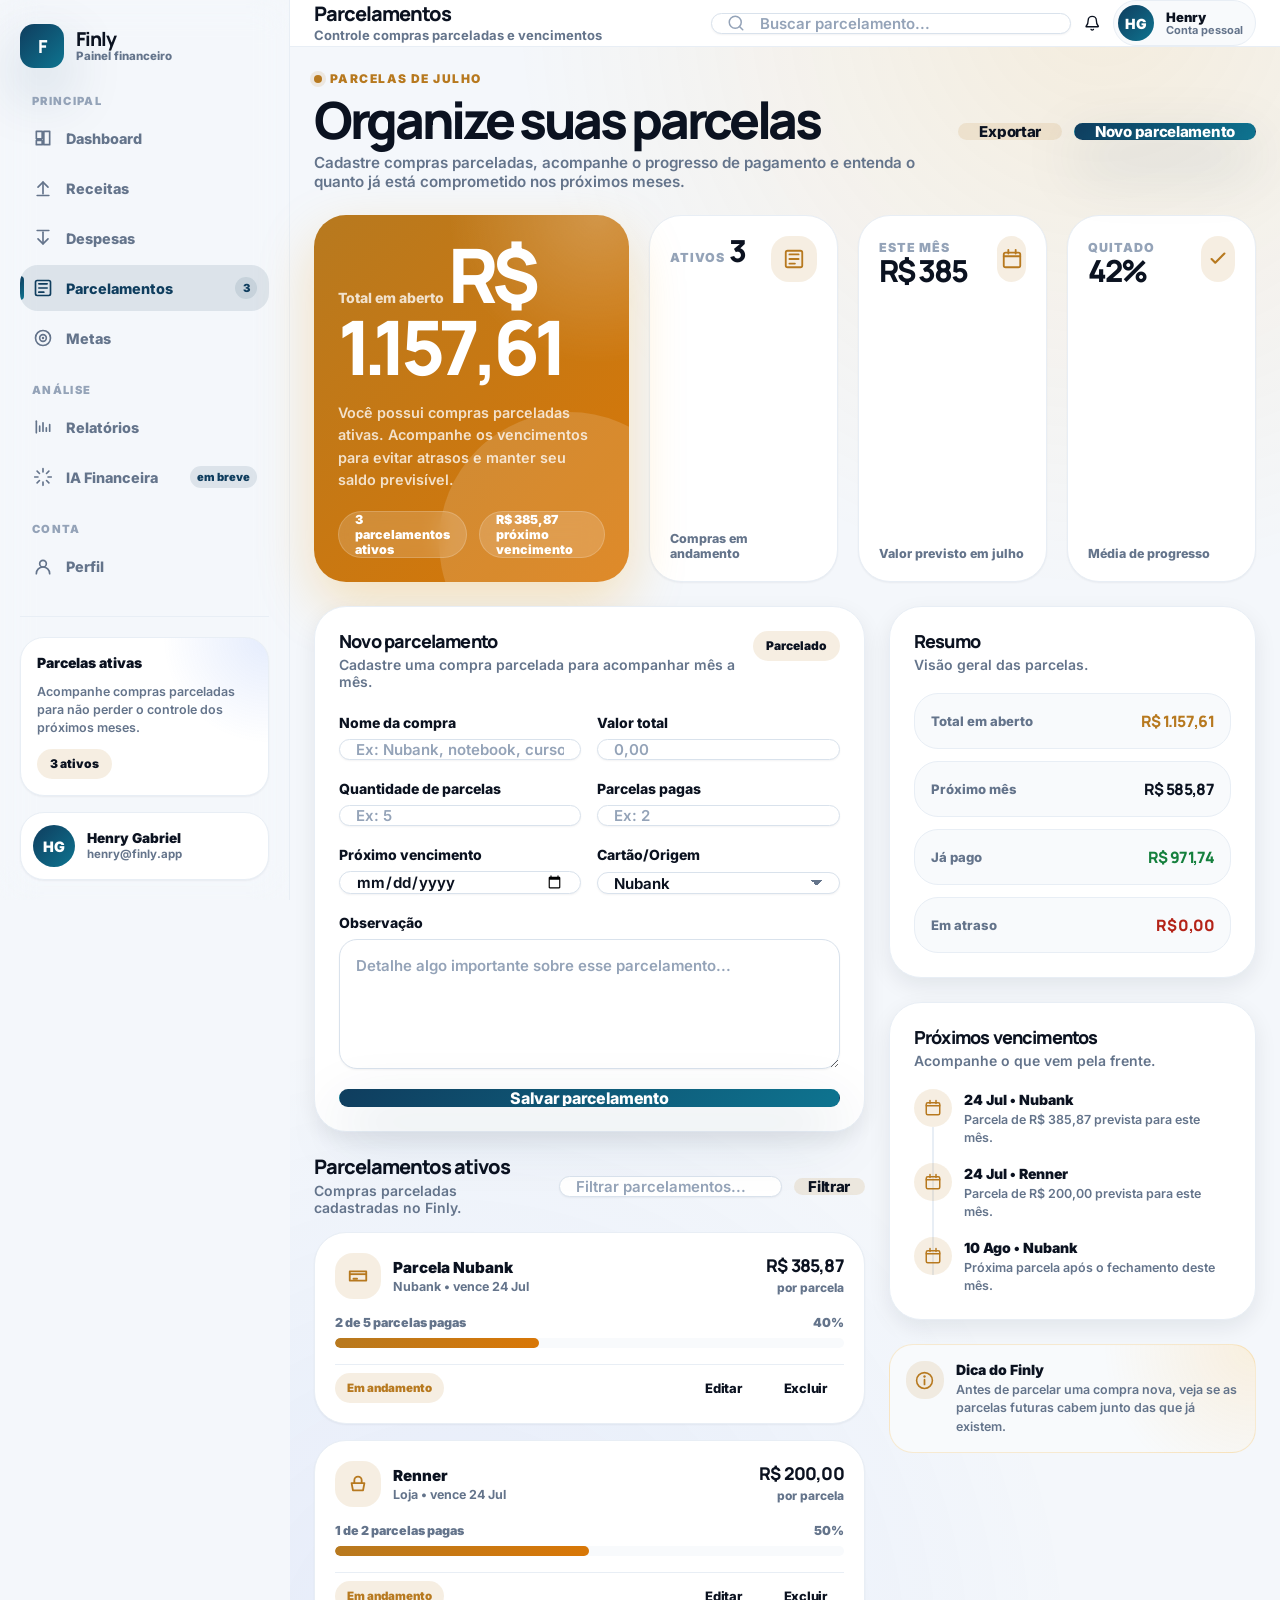
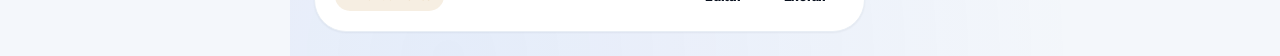
<file: pages/parcelamentos.html>
<!DOCTYPE html>
<html lang="pt-BR" data-theme="light">
<head>
    <meta charset="UTF-8">
    <meta name="viewport" content="width=device-width, initial-scale=1.0">
    <title>Finly | Parcelamentos</title>
    <meta name="description" content="Gerencie parcelamentos, compras no cartão e parcelas futuras no Finly.">
    <link rel="stylesheet" href="../src/css/style.css">
</head>
<body>
    <button class="sidebar-toggle" type="button" aria-label="Abrir menu">
        <svg width="22" height="22" viewBox="0 0 24 24" fill="none" aria-hidden="true">
            <path d="M4 7h16M4 12h16M4 17h16" stroke="currentColor" stroke-width="2.3" stroke-linecap="round"/>
        </svg>
    </button>

    <div class="sidebar-overlay"></div>

    <div class="app-layout">
        <aside class="sidebar">
            <a href="./dashboard.html" class="sidebar__brand">
                <span class="sidebar__logo">F</span>

                <span class="sidebar__brand-info">
                    <strong class="sidebar__brand-name">Finly</strong>
                    <span class="sidebar__brand-label">Painel financeiro</span>
                </span>
            </a>

            <div class="sidebar__content custom-scrollbar">
                <section class="sidebar__section">
                    <span class="sidebar__section-title">Principal</span>

                    <nav class="sidebar__nav" aria-label="Menu principal">
                        <a href="./dashboard.html" class="sidebar__link">
                            <span class="sidebar__icon">
                                <svg viewBox="0 0 24 24" fill="none" aria-hidden="true">
                                    <path d="M4 13h7V4H4v9Zm9 7h7V4h-7v16ZM4 20h7v-5H4v5Z" stroke="currentColor" stroke-width="2" stroke-linejoin="round"/>
                                </svg>
                            </span>
                            <span class="sidebar__text">Dashboard</span>
                        </a>

                        <a href="./receitas.html" class="sidebar__link">
                            <span class="sidebar__icon">
                                <svg viewBox="0 0 24 24" fill="none" aria-hidden="true">
                                    <path d="M12 19V5" stroke="currentColor" stroke-width="2" stroke-linecap="round"/>
                                    <path d="m6 11 6-6 6 6" stroke="currentColor" stroke-width="2" stroke-linecap="round" stroke-linejoin="round"/>
                                    <path d="M5 21h14" stroke="currentColor" stroke-width="2" stroke-linecap="round"/>
                                </svg>
                            </span>
                            <span class="sidebar__text">Receitas</span>
                        </a>

                        <a href="./despesas.html" class="sidebar__link">
                            <span class="sidebar__icon">
                                <svg viewBox="0 0 24 24" fill="none" aria-hidden="true">
                                    <path d="M12 5v14" stroke="currentColor" stroke-width="2" stroke-linecap="round"/>
                                    <path d="m18 13-6 6-6-6" stroke="currentColor" stroke-width="2" stroke-linecap="round" stroke-linejoin="round"/>
                                    <path d="M5 3h14" stroke="currentColor" stroke-width="2" stroke-linecap="round"/>
                                </svg>
                            </span>
                            <span class="sidebar__text">Despesas</span>
                        </a>

                        <a href="./parcelamentos.html" class="sidebar__link is-active">
                            <span class="sidebar__icon">
                                <svg viewBox="0 0 24 24" fill="none" aria-hidden="true">
                                    <path d="M7 7h10M7 12h10M7 17h6" stroke="currentColor" stroke-width="2" stroke-linecap="round"/>
                                    <path d="M5 3h14a2 2 0 0 1 2 2v14a2 2 0 0 1-2 2H5a2 2 0 0 1-2-2V5a2 2 0 0 1 2-2Z" stroke="currentColor" stroke-width="2"/>
                                </svg>
                            </span>
                            <span class="sidebar__text">Parcelamentos</span>
                            <span class="sidebar__badge">3</span>
                        </a>

                        <a href="./metas.html" class="sidebar__link">
                            <span class="sidebar__icon">
                                <svg viewBox="0 0 24 24" fill="none" aria-hidden="true">
                                    <path d="M12 21a9 9 0 1 0 0-18 9 9 0 0 0 0 18Z" stroke="currentColor" stroke-width="2"/>
                                    <path d="M12 16a4 4 0 1 0 0-8 4 4 0 0 0 0 8Z" stroke="currentColor" stroke-width="2"/>
                                    <path d="M12 12h.01" stroke="currentColor" stroke-width="3" stroke-linecap="round"/>
                                </svg>
                            </span>
                            <span class="sidebar__text">Metas</span>
                        </a>
                    </nav>
                </section>

                <section class="sidebar__section">
                    <span class="sidebar__section-title">Análise</span>

                    <nav class="sidebar__nav" aria-label="Menu de análise">
                        <a href="./relatorios.html" class="sidebar__link">
                            <span class="sidebar__icon">
                                <svg viewBox="0 0 24 24" fill="none" aria-hidden="true">
                                    <path d="M4 19V5" stroke="currentColor" stroke-width="2" stroke-linecap="round"/>
                                    <path d="M8 17v-6M12 17V7M16 17v-4M20 17V9" stroke="currentColor" stroke-width="2" stroke-linecap="round"/>
                                </svg>
                            </span>
                            <span class="sidebar__text">Relatórios</span>
                        </a>

                        <a href="#" class="sidebar__link">
                            <span class="sidebar__icon">
                                <svg viewBox="0 0 24 24" fill="none" aria-hidden="true">
                                    <path d="M12 2v4M12 18v4M4.93 4.93l2.83 2.83M16.24 16.24l2.83 2.83M2 12h4M18 12h4M4.93 19.07l2.83-2.83M16.24 7.76l2.83-2.83" stroke="currentColor" stroke-width="2" stroke-linecap="round"/>
                                </svg>
                            </span>
                            <span class="sidebar__text">IA Financeira</span>
                            <span class="sidebar__badge">em breve</span>
                        </a>
                    </nav>
                </section>

                <section class="sidebar__section">
                    <span class="sidebar__section-title">Conta</span>

                    <nav class="sidebar__nav" aria-label="Menu da conta">
                        <a href="./perfil.html" class="sidebar__link">
                            <span class="sidebar__icon">
                                <svg viewBox="0 0 24 24" fill="none" aria-hidden="true">
                                    <path d="M12 12a4 4 0 1 0 0-8 4 4 0 0 0 0 8Z" stroke="currentColor" stroke-width="2"/>
                                    <path d="M4 20a8 8 0 0 1 16 0" stroke="currentColor" stroke-width="2" stroke-linecap="round"/>
                                </svg>
                            </span>
                            <span class="sidebar__text">Perfil</span>
                        </a>

                        <a href="./configuracoes.html" class="sidebar__link">
                            <span class="sidebar__icon">
                                <svg viewBox="0 0 24 24" fill="none" aria-hidden="true">
                                    <path d="M12 15.5a3.5 3.5 0 1 0 0-7 3.5 3.5 0 0 0 0 7Z" stroke="currentColor" stroke-width="2"/>
                                    <path d="M19.4 15a1.7 1.7 0 0 0 .34 1.87l.06.06a2 2 0 1 1-2.83 2.83l-.06-.06A1.7 1.7 0 0 0 15 19.36a1.7 1.7 0 0 0-1 .64 1.7 1.7 0 0 0-.36 1.08V21a2 2 0 1 1-4 0v-.09A1.7 1.7 0 0 0 8.6 19.36a1.7 1.7 0 0 0-1.87.34l-.06.06a2 2 0 1 1-2.83-2.83l.06-.06A1.7 1.7 0 0 0 4.24 15a1.7 1.7 0 0 0-.64-1 1.7 1.7 0 0 0-1.08-.36H2.5a2 2 0 1 1 0-4h.09A1.7 1.7 0 0 0 4.24 8.6a1.7 1.7 0 0 0-.34-1.87l-.06-.06a2 2 0 1 1 2.83-2.83l.06.06A1.7 1.7 0 0 0 8.6 4.24a1.7 1.7 0 0 0 1-.64A1.7 1.7 0 0 0 9.96 2.5V2.5a2 2 0 1 1 4 0v.09a1.7 1.7 0 0 0 1.04 1.65 1.7 1.7 0 0 0 1.87-.34l.06-.06a2 2 0 1 1 2.83 2.83l-.06.06A1.7 1.7 0 0 0 19.36 8.6a1.7 1.7 0 0 0 .64 1c.3.23.68.36 1.08.36H21a2 2 0 1 1 0 4h-.09A1.7 1.7 0 0 0 19.4 15Z" stroke="currentColor" stroke-width="2"/>
                                </svg>
                            </span>
                            <span class="sidebar__text">Configurações</span>
                        </a>
                    </nav>
                </section>
            </div>

            <div class="sidebar__footer">
                <div class="sidebar-card">
                    <strong class="sidebar-card__title">Parcelas ativas</strong>
                    <p class="sidebar-card__text">Acompanhe compras parceladas para não perder o controle dos próximos meses.</p>
                    <span class="badge badge--warning">3 ativos</span>
                </div>

                <div class="sidebar-user">
                    <span class="sidebar-user__avatar">H</span>

                    <span class="sidebar-user__info">
                        <strong class="sidebar-user__name">Henry Gabriel</strong>
                        <span class="sidebar-user__email">henry@finly.app</span>
                    </span>
                </div>
            </div>
        </aside>

        <main class="app-main installments-page">
            <header class="topbar">
                <div class="topbar__left">
                    <div class="topbar__title-group">
                        <h1 class="topbar__title">Parcelamentos</h1>
                        <span class="topbar__subtitle">Controle compras parceladas e vencimentos</span>
                    </div>
                </div>

                <div class="topbar__right">
                    <div class="topbar__search form-search">
                        <span class="form-search__icon">
                            <svg width="18" height="18" viewBox="0 0 24 24" fill="none" aria-hidden="true">
                                <path d="M11 19a8 8 0 1 0 0-16 8 8 0 0 0 0 16Z" stroke="currentColor" stroke-width="2"/>
                                <path d="m21 21-4.35-4.35" stroke="currentColor" stroke-width="2" stroke-linecap="round"/>
                            </svg>
                        </span>
                        <input class="input" type="search" placeholder="Buscar parcelamento...">
                    </div>

                    <button class="btn btn-ghost btn-icon" type="button" aria-label="Notificações">
                        <svg width="20" height="20" viewBox="0 0 24 24" fill="none" aria-hidden="true">
                            <path d="M18 8a6 6 0 0 0-12 0c0 7-3 7-3 9h18c0-2-3-2-3-9Z" stroke="currentColor" stroke-width="2" stroke-linecap="round"/>
                            <path d="M13.73 21a2 2 0 0 1-3.46 0" stroke="currentColor" stroke-width="2" stroke-linecap="round"/>
                        </svg>
                    </button>

                    <button class="user-menu" type="button">
                        <span class="user-menu__avatar">H</span>

                        <span class="user-menu__info">
                            <strong class="user-menu__name">Henry</strong>
                            <span class="user-menu__role">Conta pessoal</span>
                        </span>
                    </button>
                </div>
            </header>

            <section class="installments-content">
                <div class="installments-header">
                    <div class="installments-header__content">
                        <span class="installments-header__eyebrow">
                            <span class="status-dot warning"></span>
                            Parcelas de julho
                        </span>

                        <h2 class="installments-header__title">Organize suas parcelas</h2>

                        <p class="installments-header__text">
                            Cadastre compras parceladas, acompanhe o progresso de pagamento e entenda o quanto já está comprometido nos próximos meses.
                        </p>
                    </div>

                    <div class="installments-header__actions">
                        <button class="btn btn-soft-warning" type="button">
                            Exportar
                        </button>

                        <a href="#novo-parcelamento" class="btn btn-primary">
                            Novo parcelamento
                        </a>
                    </div>
                </div>

                <section class="installments-kpis">
                    <article class="installments-hero-card">
                        <div>
                            <span class="installments-hero-card__label">Total em aberto</span>
                            <strong class="installments-hero-card__value">R$ 1.157,61</strong>
                        </div>

                        <p class="installments-hero-card__text">
                            Você possui compras parceladas ativas. Acompanhe os vencimentos para evitar atrasos e manter seu saldo previsível.
                        </p>

                        <div class="installments-hero-card__footer">
                            <span class="installments-pill">3 parcelamentos ativos</span>
                            <span class="installments-pill">R$ 385,87 próximo vencimento</span>
                        </div>
                    </article>

                    <article class="installments-kpi">
                        <div class="installments-kpi__top">
                            <div>
                                <span class="installments-kpi__label">Ativos</span>
                                <strong class="installments-kpi__value">3</strong>
                            </div>

                            <span class="installments-kpi__icon">
                                <svg width="22" height="22" viewBox="0 0 24 24" fill="none" aria-hidden="true">
                                    <path d="M7 7h10M7 12h10M7 17h6" stroke="currentColor" stroke-width="2" stroke-linecap="round"/>
                                    <path d="M5 3h14a2 2 0 0 1 2 2v14a2 2 0 0 1-2 2H5a2 2 0 0 1-2-2V5a2 2 0 0 1 2-2Z" stroke="currentColor" stroke-width="2"/>
                                </svg>
                            </span>
                        </div>

                        <span class="installments-kpi__meta">Compras em andamento</span>
                    </article>

                    <article class="installments-kpi">
                        <div class="installments-kpi__top">
                            <div>
                                <span class="installments-kpi__label">Este mês</span>
                                <strong class="installments-kpi__value">R$ 385</strong>
                            </div>

                            <span class="installments-kpi__icon">
                                <svg width="22" height="22" viewBox="0 0 24 24" fill="none" aria-hidden="true">
                                    <path d="M8 2v4M16 2v4M3 9h18" stroke="currentColor" stroke-width="2" stroke-linecap="round"/>
                                    <path d="M5 5h14a2 2 0 0 1 2 2v12a2 2 0 0 1-2 2H5a2 2 0 0 1-2-2V7a2 2 0 0 1 2-2Z" stroke="currentColor" stroke-width="2"/>
                                </svg>
                            </span>
                        </div>

                        <span class="installments-kpi__meta">Valor previsto em julho</span>
                    </article>

                    <article class="installments-kpi">
                        <div class="installments-kpi__top">
                            <div>
                                <span class="installments-kpi__label">Quitado</span>
                                <strong class="installments-kpi__value">42%</strong>
                            </div>

                            <span class="installments-kpi__icon">
                                <svg width="22" height="22" viewBox="0 0 24 24" fill="none" aria-hidden="true">
                                    <path d="m5 12 4 4L19 6" stroke="currentColor" stroke-width="2.3" stroke-linecap="round" stroke-linejoin="round"/>
                                </svg>
                            </span>
                        </div>

                        <span class="installments-kpi__meta">Média de progresso</span>
                    </article>
                </section>

                <div class="installments-grid">
                    <div class="installments-main">
                        <section class="card installment-form-card" id="novo-parcelamento">
                            <div class="card__header">
                                <div class="card__title-group">
                                    <h3 class="card__title">Novo parcelamento</h3>
                                    <p class="card__subtitle">Cadastre uma compra parcelada para acompanhar mês a mês.</p>
                                </div>

                                <span class="badge badge--warning">Parcelado</span>
                            </div>

                            <form class="installment-form">
                                <div class="installment-form__grid">
                                    <div class="form__group">
                                        <label class="form__label" for="installmentName">Nome da compra</label>
                                        <input class="input" type="text" id="installmentName" name="installmentName" placeholder="Ex: Nubank, notebook, curso..." required>
                                    </div>

                                    <div class="form__group">
                                        <label class="form__label" for="installmentTotal">Valor total</label>
                                        <input class="input" type="number" id="installmentTotal" name="installmentTotal" placeholder="0,00" min="0" step="0.01" required>
                                    </div>
                                </div>

                                <div class="installment-form__grid">
                                    <div class="form__group">
                                        <label class="form__label" for="installmentTotalParts">Quantidade de parcelas</label>
                                        <input class="input" type="number" id="installmentTotalParts" name="installmentTotalParts" placeholder="Ex: 5" min="1" step="1" required>
                                    </div>

                                    <div class="form__group">
                                        <label class="form__label" for="installmentPaidParts">Parcelas pagas</label>
                                        <input class="input" type="number" id="installmentPaidParts" name="installmentPaidParts" placeholder="Ex: 2" min="0" step="1" required>
                                    </div>
                                </div>

                                <div class="installment-form__grid">
                                    <div class="form__group">
                                        <label class="form__label" for="installmentDueDate">Próximo vencimento</label>
                                        <input class="input" type="date" id="installmentDueDate" name="installmentDueDate" required>
                                    </div>

                                    <div class="form__group">
                                        <label class="form__label" for="installmentCard">Cartão/Origem</label>
                                        <select class="input select" id="installmentCard" name="installmentCard">
                                            <option value="nubank">Nubank</option>
                                            <option value="picpay">PicPay</option>
                                            <option value="renner">Renner</option>
                                            <option value="other">Outro</option>
                                        </select>
                                    </div>
                                </div>

                                <div class="form__group">
                                    <label class="form__label" for="installmentDescription">Observação</label>
                                    <textarea class="input textarea" id="installmentDescription" name="installmentDescription" rows="4" placeholder="Detalhe algo importante sobre esse parcelamento..."></textarea>
                                </div>

                                <button class="btn btn-primary btn-block btn-lg" type="submit">
                                    Salvar parcelamento
                                </button>
                            </form>
                        </section>

                        <section class="installments-section">
                            <div class="installments-section__header">
                                <div class="installments-section__title-group">
                                    <h3 class="installments-section__title">Parcelamentos ativos</h3>
                                    <p class="installments-section__text">Compras parceladas cadastradas no Finly.</p>
                                </div>

                                <div class="installment-filter">
                                    <input class="input" type="search" placeholder="Filtrar parcelamentos...">
                                    <button class="btn btn-soft-warning" type="button">Filtrar</button>
                                </div>
                            </div>

                            <div class="installment-list">
                                <article class="installment-item">
                                    <div class="installment-item__top">
                                        <div class="installment-item__main">
                                            <span class="installment-item__icon">
                                                <svg width="22" height="22" viewBox="0 0 24 24" fill="none" aria-hidden="true">
                                                    <path d="M3 7h18v10H3V7Z" stroke="currentColor" stroke-width="2" stroke-linejoin="round"/>
                                                    <path d="M3 10h18" stroke="currentColor" stroke-width="2"/>
                                                    <path d="M7 15h4" stroke="currentColor" stroke-width="2" stroke-linecap="round"/>
                                                </svg>
                                            </span>

                                            <span class="installment-item__info">
                                                <strong class="installment-item__title">Parcela Nubank</strong>
                                                <span class="installment-item__meta">Nubank • vence 24 Jul</span>
                                            </span>
                                        </div>

                                        <div class="installment-item__value">
                                            <strong class="installment-item__amount">R$ 385,87</strong>
                                            <span class="installment-item__small">por parcela</span>
                                        </div>
                                    </div>

                                    <div class="installment-progress">
                                        <div class="installment-progress__top">
                                            <span>2 de 5 parcelas pagas</span>
                                            <span>40%</span>
                                        </div>

                                        <div class="installment-progress__track">
                                            <span class="installment-progress__bar" style="--progress-value: 40%;"></span>
                                        </div>
                                    </div>

                                    <div class="installment-item__footer">
                                        <span class="installment-status">Em andamento</span>

                                        <div class="installment-item__actions">
                                            <button class="btn btn-ghost btn-sm" type="button">Editar</button>
                                            <button class="btn btn-ghost btn-sm" type="button">Excluir</button>
                                        </div>
                                    </div>
                                </article>

                                <article class="installment-item">
                                    <div class="installment-item__top">
                                        <div class="installment-item__main">
                                            <span class="installment-item__icon">
                                                <svg width="22" height="22" viewBox="0 0 24 24" fill="none" aria-hidden="true">
                                                    <path d="M5 11h14l-1.5 8h-11L5 11Z" stroke="currentColor" stroke-width="2" stroke-linejoin="round"/>
                                                    <path d="M8 11V8a4 4 0 0 1 8 0v3" stroke="currentColor" stroke-width="2" stroke-linecap="round"/>
                                                </svg>
                                            </span>

                                            <span class="installment-item__info">
                                                <strong class="installment-item__title">Renner</strong>
                                                <span class="installment-item__meta">Loja • vence 24 Jul</span>
                                            </span>
                                        </div>

                                        <div class="installment-item__value">
                                            <strong class="installment-item__amount">R$ 200,00</strong>
                                            <span class="installment-item__small">por parcela</span>
                                        </div>
                                    </div>

                                    <div class="installment-progress">
                                        <div class="installment-progress__top">
                                            <span>1 de 2 parcelas pagas</span>
                                            <span>50%</span>
                                        </div>

                                        <div class="installment-progress__track">
                                            <span class="installment-progress__bar" style="--progress-value: 50%;"></span>
                                        </div>
                                    </div>

                                    <div class="installment-item__footer">
                                        <span class="installment-status">Em andamento</span>

                                        <div class="installment-item__actions">
                                            <button class="btn btn-ghost btn-sm" type="button">Editar</button>
                                            <button class="btn btn-ghost btn-sm" type="button">Excluir</button>
                                        </div>
                                    </div>
                                </article>
                            </div>
                        </section>
                    </div>

                    <aside class="installments-aside">
                        <section class="card">
                            <div class="card__header">
                                <div class="card__title-group">
                                    <h3 class="card__title">Resumo</h3>
                                    <p class="card__subtitle">Visão geral das parcelas.</p>
                                </div>
                            </div>

                            <div class="installments-summary">
                                <div class="installments-summary__item">
                                    <span class="installments-summary__label">Total em aberto</span>
                                    <strong class="installments-summary__value installments-summary__value--warning">R$ 1.157,61</strong>
                                </div>

                                <div class="installments-summary__item">
                                    <span class="installments-summary__label">Próximo mês</span>
                                    <strong class="installments-summary__value">R$ 585,87</strong>
                                </div>

                                <div class="installments-summary__item">
                                    <span class="installments-summary__label">Já pago</span>
                                    <strong class="installments-summary__value installments-summary__value--success">R$ 971,74</strong>
                                </div>

                                <div class="installments-summary__item">
                                    <span class="installments-summary__label">Em atraso</span>
                                    <strong class="installments-summary__value installments-summary__value--danger">R$ 0,00</strong>
                                </div>
                            </div>
                        </section>

                        <section class="card">
                            <div class="card__header">
                                <div class="card__title-group">
                                    <h3 class="card__title">Próximos vencimentos</h3>
                                    <p class="card__subtitle">Acompanhe o que vem pela frente.</p>
                                </div>
                            </div>

                            <div class="installments-timeline">
                                <article class="installments-timeline__item">
                                    <span class="installments-timeline__dot">
                                        <svg width="18" height="18" viewBox="0 0 24 24" fill="none" aria-hidden="true">
                                            <path d="M8 2v4M16 2v4M3 9h18" stroke="currentColor" stroke-width="2" stroke-linecap="round"/>
                                            <path d="M5 5h14a2 2 0 0 1 2 2v12a2 2 0 0 1-2 2H5a2 2 0 0 1-2-2V7a2 2 0 0 1 2-2Z" stroke="currentColor" stroke-width="2"/>
                                        </svg>
                                    </span>

                                    <span class="installments-timeline__content">
                                        <strong class="installments-timeline__title">24 Jul • Nubank</strong>
                                        <span class="installments-timeline__text">Parcela de R$ 385,87 prevista para este mês.</span>
                                    </span>
                                </article>

                                <article class="installments-timeline__item">
                                    <span class="installments-timeline__dot">
                                        <svg width="18" height="18" viewBox="0 0 24 24" fill="none" aria-hidden="true">
                                            <path d="M8 2v4M16 2v4M3 9h18" stroke="currentColor" stroke-width="2" stroke-linecap="round"/>
                                            <path d="M5 5h14a2 2 0 0 1 2 2v12a2 2 0 0 1-2 2H5a2 2 0 0 1-2-2V7a2 2 0 0 1 2-2Z" stroke="currentColor" stroke-width="2"/>
                                        </svg>
                                    </span>

                                    <span class="installments-timeline__content">
                                        <strong class="installments-timeline__title">24 Jul • Renner</strong>
                                        <span class="installments-timeline__text">Parcela de R$ 200,00 prevista para este mês.</span>
                                    </span>
                                </article>

                                <article class="installments-timeline__item">
                                    <span class="installments-timeline__dot">
                                        <svg width="18" height="18" viewBox="0 0 24 24" fill="none" aria-hidden="true">
                                            <path d="M8 2v4M16 2v4M3 9h18" stroke="currentColor" stroke-width="2" stroke-linecap="round"/>
                                            <path d="M5 5h14a2 2 0 0 1 2 2v12a2 2 0 0 1-2 2H5a2 2 0 0 1-2-2V7a2 2 0 0 1 2-2Z" stroke="currentColor" stroke-width="2"/>
                                        </svg>
                                    </span>

                                    <span class="installments-timeline__content">
                                        <strong class="installments-timeline__title">10 Ago • Nubank</strong>
                                        <span class="installments-timeline__text">Próxima parcela após o fechamento deste mês.</span>
                                    </span>
                                </article>
                            </div>
                        </section>

                        <section class="installments-tip">
                            <span class="installments-tip__icon">
                                <svg width="19" height="19" viewBox="0 0 24 24" fill="none" aria-hidden="true">
                                    <path d="M12 17v-6" stroke="currentColor" stroke-width="2.2" stroke-linecap="round"/>
                                    <path d="M12 7h.01" stroke="currentColor" stroke-width="3" stroke-linecap="round"/>
                                    <path d="M12 22a10 10 0 1 0 0-20 10 10 0 0 0 0 20Z" stroke="currentColor" stroke-width="2"/>
                                </svg>
                            </span>

                            <span class="installments-tip__content">
                                <strong class="installments-tip__title">Dica do Finly</strong>
                                <span class="installments-tip__text">
                                    Antes de parcelar uma compra nova, veja se as parcelas futuras cabem junto das que já existem.
                                </span>
                            </span>
                        </section>
                    </aside>
                </div>
            </section>
        </main>
    </div>
    <script src="../src/js/finance/parcelamentos.js"></script>
    <script src="../src/js/dashboard/dashboard.js"></script>
    <script src="../src/js/finance/parcelamentos.js"></script>
</body>
</html>
</file>
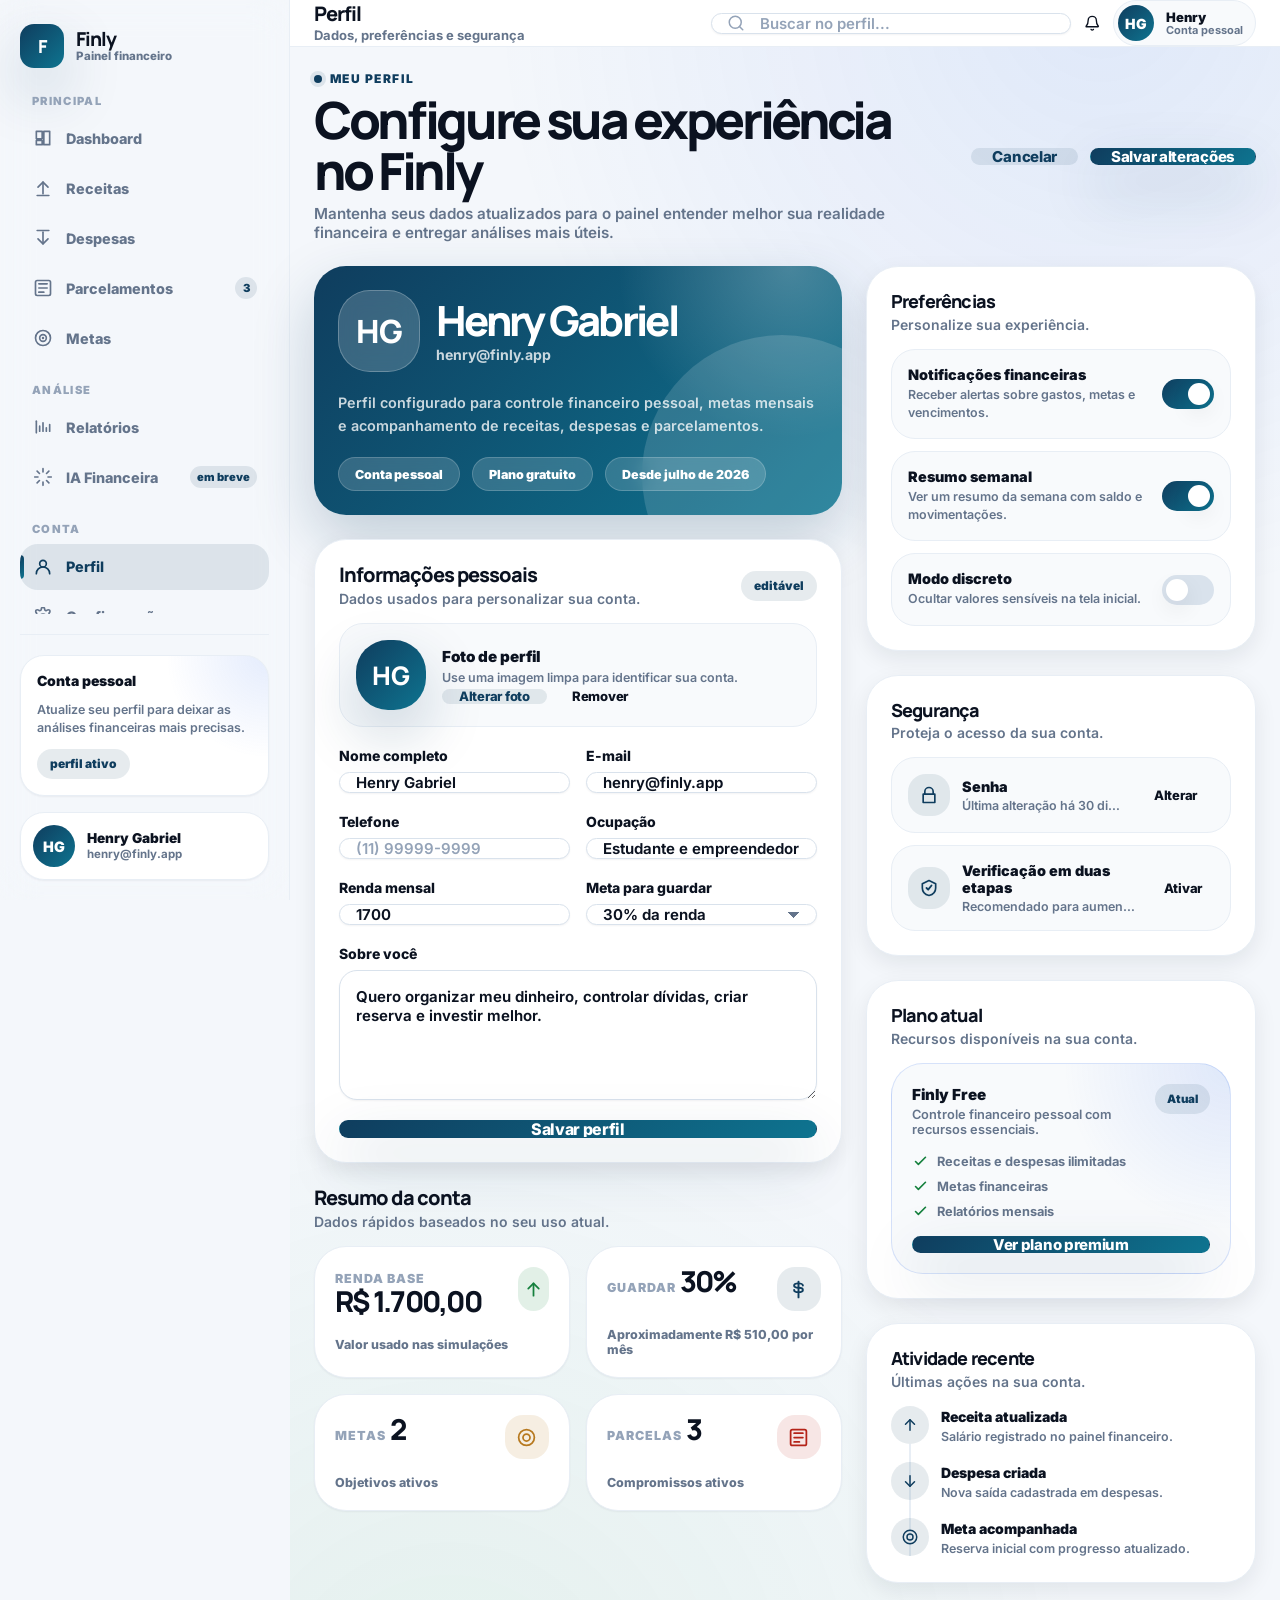
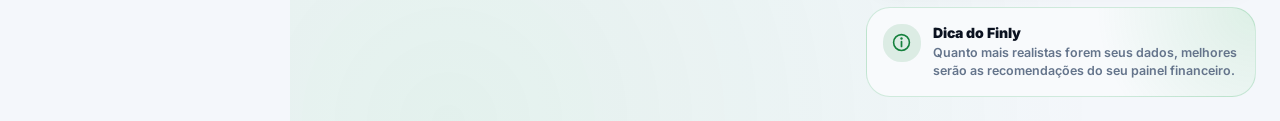
<file: pages/perfil.html>
<!DOCTYPE html>
<html lang="pt-BR" data-theme="light">
<head>
    <meta charset="UTF-8">
    <meta name="viewport" content="width=device-width, initial-scale=1.0">
    <title>Finly | Perfil</title>
    <meta name="description" content="Gerencie seus dados pessoais, preferências e segurança da conta Finly.">
    <link rel="stylesheet" href="../src/css/style.css">
</head>
<body>
    <button class="sidebar-toggle" type="button" aria-label="Abrir menu">
        <svg width="22" height="22" viewBox="0 0 24 24" fill="none" aria-hidden="true">
            <path d="M4 7h16M4 12h16M4 17h16" stroke="currentColor" stroke-width="2.3" stroke-linecap="round"/>
        </svg>
    </button>

    <div class="sidebar-overlay"></div>

    <div class="app-layout">
        <aside class="sidebar">
            <a href="./dashboard.html" class="sidebar__brand">
                <span class="sidebar__logo">F</span>

                <span class="sidebar__brand-info">
                    <strong class="sidebar__brand-name">Finly</strong>
                    <span class="sidebar__brand-label">Painel financeiro</span>
                </span>
            </a>

            <div class="sidebar__content custom-scrollbar">
                <section class="sidebar__section">
                    <span class="sidebar__section-title">Principal</span>

                    <nav class="sidebar__nav" aria-label="Menu principal">
                        <a href="./dashboard.html" class="sidebar__link">
                            <span class="sidebar__icon">
                                <svg viewBox="0 0 24 24" fill="none" aria-hidden="true">
                                    <path d="M4 13h7V4H4v9Zm9 7h7V4h-7v16ZM4 20h7v-5H4v5Z" stroke="currentColor" stroke-width="2" stroke-linejoin="round"/>
                                </svg>
                            </span>
                            <span class="sidebar__text">Dashboard</span>
                        </a>

                        <a href="./receitas.html" class="sidebar__link">
                            <span class="sidebar__icon">
                                <svg viewBox="0 0 24 24" fill="none" aria-hidden="true">
                                    <path d="M12 19V5" stroke="currentColor" stroke-width="2" stroke-linecap="round"/>
                                    <path d="m6 11 6-6 6 6" stroke="currentColor" stroke-width="2" stroke-linecap="round" stroke-linejoin="round"/>
                                    <path d="M5 21h14" stroke="currentColor" stroke-width="2" stroke-linecap="round"/>
                                </svg>
                            </span>
                            <span class="sidebar__text">Receitas</span>
                        </a>

                        <a href="./despesas.html" class="sidebar__link">
                            <span class="sidebar__icon">
                                <svg viewBox="0 0 24 24" fill="none" aria-hidden="true">
                                    <path d="M12 5v14" stroke="currentColor" stroke-width="2" stroke-linecap="round"/>
                                    <path d="m18 13-6 6-6-6" stroke="currentColor" stroke-width="2" stroke-linecap="round" stroke-linejoin="round"/>
                                    <path d="M5 3h14" stroke="currentColor" stroke-width="2" stroke-linecap="round"/>
                                </svg>
                            </span>
                            <span class="sidebar__text">Despesas</span>
                        </a>

                        <a href="./parcelamentos.html" class="sidebar__link">
                            <span class="sidebar__icon">
                                <svg viewBox="0 0 24 24" fill="none" aria-hidden="true">
                                    <path d="M7 7h10M7 12h10M7 17h6" stroke="currentColor" stroke-width="2" stroke-linecap="round"/>
                                    <path d="M5 3h14a2 2 0 0 1 2 2v14a2 2 0 0 1-2 2H5a2 2 0 0 1-2-2V5a2 2 0 0 1 2-2Z" stroke="currentColor" stroke-width="2"/>
                                </svg>
                            </span>
                            <span class="sidebar__text">Parcelamentos</span>
                            <span class="sidebar__badge">3</span>
                        </a>

                        <a href="./metas.html" class="sidebar__link">
                            <span class="sidebar__icon">
                                <svg viewBox="0 0 24 24" fill="none" aria-hidden="true">
                                    <path d="M12 21a9 9 0 1 0 0-18 9 9 0 0 0 0 18Z" stroke="currentColor" stroke-width="2"/>
                                    <path d="M12 16a4 4 0 1 0 0-8 4 4 0 0 0 0 8Z" stroke="currentColor" stroke-width="2"/>
                                    <path d="M12 12h.01" stroke="currentColor" stroke-width="3" stroke-linecap="round"/>
                                </svg>
                            </span>
                            <span class="sidebar__text">Metas</span>
                        </a>
                    </nav>
                </section>

                <section class="sidebar__section">
                    <span class="sidebar__section-title">Análise</span>

                    <nav class="sidebar__nav" aria-label="Menu de análise">
                        <a href="./relatorios.html" class="sidebar__link">
                            <span class="sidebar__icon">
                                <svg viewBox="0 0 24 24" fill="none" aria-hidden="true">
                                    <path d="M4 19V5" stroke="currentColor" stroke-width="2" stroke-linecap="round"/>
                                    <path d="M8 17v-6M12 17V7M16 17v-4M20 17V9" stroke="currentColor" stroke-width="2" stroke-linecap="round"/>
                                </svg>
                            </span>
                            <span class="sidebar__text">Relatórios</span>
                        </a>

                        <a href="#" class="sidebar__link">
                            <span class="sidebar__icon">
                                <svg viewBox="0 0 24 24" fill="none" aria-hidden="true">
                                    <path d="M12 2v4M12 18v4M4.93 4.93l2.83 2.83M16.24 16.24l2.83 2.83M2 12h4M18 12h4M4.93 19.07l2.83-2.83M16.24 7.76l2.83-2.83" stroke="currentColor" stroke-width="2" stroke-linecap="round"/>
                                </svg>
                            </span>
                            <span class="sidebar__text">IA Financeira</span>
                            <span class="sidebar__badge">em breve</span>
                        </a>
                    </nav>
                </section>

                <section class="sidebar__section">
                    <span class="sidebar__section-title">Conta</span>

                    <nav class="sidebar__nav" aria-label="Menu da conta">
                        <a href="./perfil.html" class="sidebar__link is-active">
                            <span class="sidebar__icon">
                                <svg viewBox="0 0 24 24" fill="none" aria-hidden="true">
                                    <path d="M12 12a4 4 0 1 0 0-8 4 4 0 0 0 0 8Z" stroke="currentColor" stroke-width="2"/>
                                    <path d="M4 20a8 8 0 0 1 16 0" stroke="currentColor" stroke-width="2" stroke-linecap="round"/>
                                </svg>
                            </span>
                            <span class="sidebar__text">Perfil</span>
                        </a>

                        <a href="./configuracoes.html" class="sidebar__link">
                            <span class="sidebar__icon">
                                <svg viewBox="0 0 24 24" fill="none" aria-hidden="true">
                                    <path d="M12 15.5a3.5 3.5 0 1 0 0-7 3.5 3.5 0 0 0 0 7Z" stroke="currentColor" stroke-width="2"/>
                                    <path d="M19.4 15a1.7 1.7 0 0 0 .34 1.87l.06.06a2 2 0 1 1-2.83 2.83l-.06-.06A1.7 1.7 0 0 0 15 19.36a1.7 1.7 0 0 0-1 .64 1.7 1.7 0 0 0-.36 1.08V21a2 2 0 1 1-4 0v-.09A1.7 1.7 0 0 0 8.6 19.36a1.7 1.7 0 0 0-1.87.34l-.06.06a2 2 0 1 1-2.83-2.83l.06-.06A1.7 1.7 0 0 0 4.24 15a1.7 1.7 0 0 0-.64-1 1.7 1.7 0 0 0-1.08-.36H2.5a2 2 0 1 1 0-4h.09A1.7 1.7 0 0 0 4.24 8.6a1.7 1.7 0 0 0-.34-1.87l-.06-.06a2 2 0 1 1 2.83-2.83l.06.06A1.7 1.7 0 0 0 8.6 4.24a1.7 1.7 0 0 0 1-.64A1.7 1.7 0 0 0 9.96 2.5V2.5a2 2 0 1 1 4 0v.09a1.7 1.7 0 0 0 1.04 1.65 1.7 1.7 0 0 0 1.87-.34l.06-.06a2 2 0 1 1 2.83 2.83l-.06.06A1.7 1.7 0 0 0 19.36 8.6a1.7 1.7 0 0 0 .64 1c.3.23.68.36 1.08.36H21a2 2 0 1 1 0 4h-.09A1.7 1.7 0 0 0 19.4 15Z" stroke="currentColor" stroke-width="2"/>
                                </svg>
                            </span>
                            <span class="sidebar__text">Configurações</span>
                        </a>
                    </nav>
                </section>
            </div>

            <div class="sidebar__footer">
                <div class="sidebar-card">
                    <strong class="sidebar-card__title">Conta pessoal</strong>
                    <p class="sidebar-card__text">Atualize seu perfil para deixar as análises financeiras mais precisas.</p>
                    <span class="badge badge--primary">perfil ativo</span>
                </div>

                <div class="sidebar-user">
                    <span class="sidebar-user__avatar">H</span>

                    <span class="sidebar-user__info">
                        <strong class="sidebar-user__name">Henry Gabriel</strong>
                        <span class="sidebar-user__email">henry@finly.app</span>
                    </span>
                </div>
            </div>
        </aside>

        <main class="app-main profile-page">
            <header class="topbar">
                <div class="topbar__left">
                    <div class="topbar__title-group">
                        <h1 class="topbar__title">Perfil</h1>
                        <span class="topbar__subtitle">Dados, preferências e segurança</span>
                    </div>
                </div>

                <div class="topbar__right">
                    <div class="topbar__search form-search">
                        <span class="form-search__icon">
                            <svg width="18" height="18" viewBox="0 0 24 24" fill="none" aria-hidden="true">
                                <path d="M11 19a8 8 0 1 0 0-16 8 8 0 0 0 0 16Z" stroke="currentColor" stroke-width="2"/>
                                <path d="m21 21-4.35-4.35" stroke="currentColor" stroke-width="2" stroke-linecap="round"/>
                            </svg>
                        </span>
                        <input class="input" type="search" placeholder="Buscar no perfil...">
                    </div>

                    <button class="btn btn-ghost btn-icon" type="button" aria-label="Notificações">
                        <svg width="20" height="20" viewBox="0 0 24 24" fill="none" aria-hidden="true">
                            <path d="M18 8a6 6 0 0 0-12 0c0 7-3 7-3 9h18c0-2-3-2-3-9Z" stroke="currentColor" stroke-width="2" stroke-linecap="round"/>
                            <path d="M13.73 21a2 2 0 0 1-3.46 0" stroke="currentColor" stroke-width="2" stroke-linecap="round"/>
                        </svg>
                    </button>

                    <button class="user-menu" type="button">
                        <span class="user-menu__avatar">H</span>

                        <span class="user-menu__info">
                            <strong class="user-menu__name">Henry</strong>
                            <span class="user-menu__role">Conta pessoal</span>
                        </span>
                    </button>
                </div>
            </header>

            <section class="profile-content">
                <div class="profile-header">
                    <div class="profile-header__content">
                        <span class="profile-header__eyebrow">
                            <span class="status-dot primary"></span>
                            Meu perfil
                        </span>

                        <h2 class="profile-header__title">Configure sua experiência no Finly</h2>

                        <p class="profile-header__text">
                            Mantenha seus dados atualizados para o painel entender melhor sua realidade financeira e entregar análises mais úteis.
                        </p>
                    </div>

                    <div class="profile-header__actions">
                        <button class="btn btn-soft" type="button">
                            Cancelar
                        </button>

                        <button class="btn btn-primary" type="submit" form="profileForm">
                            Salvar alterações
                        </button>
                    </div>
                </div>

                <div class="profile-grid">
                    <div class="profile-main">
                        <section class="profile-hero-card">
                            <div class="profile-hero-card__top">
                                <span class="profile-hero-card__avatar">H</span>

                                <span class="profile-hero-card__info">
                                    <strong class="profile-hero-card__name">Henry Gabriel</strong>
                                    <span class="profile-hero-card__email">henry@finly.app</span>
                                </span>
                            </div>

                            <p class="profile-hero-card__text">
                                Perfil configurado para controle financeiro pessoal, metas mensais e acompanhamento de receitas, despesas e parcelamentos.
                            </p>

                            <div class="profile-hero-card__footer">
                                <span class="profile-pill">Conta pessoal</span>
                                <span class="profile-pill">Plano gratuito</span>
                                <span class="profile-pill">Desde julho de 2026</span>
                            </div>
                        </section>

                        <section class="card profile-section">
                            <div class="profile-section__header">
                                <div class="profile-section__title-group">
                                    <h3 class="profile-section__title">Informações pessoais</h3>
                                    <p class="profile-section__text">Dados usados para personalizar sua conta.</p>
                                </div>

                                <span class="badge badge--primary">editável</span>
                            </div>

                            <form class="profile-form" id="profileForm">
                                <div class="profile-avatar-box">
                                    <span class="profile-avatar-box__avatar">H</span>

                                    <span class="profile-avatar-box__info">
                                        <strong class="profile-avatar-box__title">Foto de perfil</strong>
                                        <span class="profile-avatar-box__text">Use uma imagem limpa para identificar sua conta.</span>

                                        <span class="profile-avatar-box__actions">
                                            <button class="btn btn-soft btn-sm" type="button">Alterar foto</button>
                                            <button class="btn btn-ghost btn-sm" type="button">Remover</button>
                                        </span>
                                    </span>
                                </div>

                                <div class="profile-form__grid">
                                    <div class="form__group">
                                        <label class="form__label" for="profileName">Nome completo</label>
                                        <input class="input" type="text" id="profileName" name="profileName" value="Henry Gabriel" required>
                                    </div>

                                    <div class="form__group">
                                        <label class="form__label" for="profileEmail">E-mail</label>
                                        <input class="input" type="email" id="profileEmail" name="profileEmail" value="henry@finly.app" required>
                                    </div>
                                </div>

                                <div class="profile-form__grid">
                                    <div class="form__group">
                                        <label class="form__label" for="profilePhone">Telefone</label>
                                        <input class="input" type="tel" id="profilePhone" name="profilePhone" placeholder="(11) 99999-9999">
                                    </div>

                                    <div class="form__group">
                                        <label class="form__label" for="profileOccupation">Ocupação</label>
                                        <input class="input" type="text" id="profileOccupation" name="profileOccupation" value="Estudante e empreendedor">
                                    </div>
                                </div>

                                <div class="profile-form__grid">
                                    <div class="form__group">
                                        <label class="form__label" for="profileIncome">Renda mensal</label>
                                        <input class="input" type="number" id="profileIncome" name="profileIncome" value="1700" min="0" step="0.01">
                                    </div>

                                    <div class="form__group">
                                        <label class="form__label" for="profileGoalPercent">Meta para guardar</label>
                                        <select class="input select" id="profileGoalPercent" name="profileGoalPercent">
                                            <option value="10">10% da renda</option>
                                            <option value="20">20% da renda</option>
                                            <option value="30" selected>30% da renda</option>
                                            <option value="40">40% da renda</option>
                                            <option value="50">50% da renda</option>
                                        </select>
                                    </div>
                                </div>

                                <div class="form__group">
                                    <label class="form__label" for="profileBio">Sobre você</label>
                                    <textarea class="input textarea" id="profileBio" name="profileBio" rows="4" placeholder="Escreva algo sobre sua rotina financeira...">Quero organizar meu dinheiro, controlar dívidas, criar reserva e investir melhor.</textarea>
                                </div>

                                <button class="btn btn-primary btn-block btn-lg" type="submit">
                                    Salvar perfil
                                </button>
                            </form>
                        </section>

                        <section class="profile-section">
                            <div class="profile-section__header">
                                <div class="profile-section__title-group">
                                    <h3 class="profile-section__title">Resumo da conta</h3>
                                    <p class="profile-section__text">Dados rápidos baseados no seu uso atual.</p>
                                </div>
                            </div>

                            <div class="profile-stats">
                                <article class="profile-stat">
                                    <div class="profile-stat__top">
                                        <div>
                                            <span class="profile-stat__label">Renda base</span>
                                            <strong class="profile-stat__value">R$ 1.700</strong>
                                        </div>

                                        <span class="profile-stat__icon profile-stat__icon--success">
                                            <svg width="21" height="21" viewBox="0 0 24 24" fill="none" aria-hidden="true">
                                                <path d="M12 19V5" stroke="currentColor" stroke-width="2" stroke-linecap="round"/>
                                                <path d="m6 11 6-6 6 6" stroke="currentColor" stroke-width="2" stroke-linecap="round" stroke-linejoin="round"/>
                                            </svg>
                                        </span>
                                    </div>

                                    <span class="profile-stat__meta">Valor usado nas simulações</span>
                                </article>

                                <article class="profile-stat">
                                    <div class="profile-stat__top">
                                        <div>
                                            <span class="profile-stat__label">Guardar</span>
                                            <strong class="profile-stat__value">30%</strong>
                                        </div>

                                        <span class="profile-stat__icon">
                                            <svg width="21" height="21" viewBox="0 0 24 24" fill="none" aria-hidden="true">
                                                <path d="M12 3v18" stroke="currentColor" stroke-width="2.2" stroke-linecap="round"/>
                                                <path d="M17 7.5c0-1.38-2.24-2.5-5-2.5S7 6.12 7 7.5 9.24 10 12 10s5 1.12 5 2.5S14.76 15 12 15s-5-1.12-5-2.5" stroke="currentColor" stroke-width="2.2" stroke-linecap="round"/>
                                            </svg>
                                        </span>
                                    </div>

                                    <span class="profile-stat__meta">Meta mensal recomendada</span>
                                </article>

                                <article class="profile-stat">
                                    <div class="profile-stat__top">
                                        <div>
                                            <span class="profile-stat__label">Metas</span>
                                            <strong class="profile-stat__value">2</strong>
                                        </div>

                                        <span class="profile-stat__icon profile-stat__icon--warning">
                                            <svg width="21" height="21" viewBox="0 0 24 24" fill="none" aria-hidden="true">
                                                <path d="M12 21a9 9 0 1 0 0-18 9 9 0 0 0 0 18Z" stroke="currentColor" stroke-width="2"/>
                                                <path d="M12 16a4 4 0 1 0 0-8 4 4 0 0 0 0 8Z" stroke="currentColor" stroke-width="2"/>
                                            </svg>
                                        </span>
                                    </div>

                                    <span class="profile-stat__meta">Objetivos ativos</span>
                                </article>

                                <article class="profile-stat">
                                    <div class="profile-stat__top">
                                        <div>
                                            <span class="profile-stat__label">Parcelas</span>
                                            <strong class="profile-stat__value">3</strong>
                                        </div>

                                        <span class="profile-stat__icon profile-stat__icon--danger">
                                            <svg width="21" height="21" viewBox="0 0 24 24" fill="none" aria-hidden="true">
                                                <path d="M7 7h10M7 12h10M7 17h6" stroke="currentColor" stroke-width="2" stroke-linecap="round"/>
                                                <path d="M5 3h14a2 2 0 0 1 2 2v14a2 2 0 0 1-2 2H5a2 2 0 0 1-2-2V5a2 2 0 0 1 2-2Z" stroke="currentColor" stroke-width="2"/>
                                            </svg>
                                        </span>
                                    </div>

                                    <span class="profile-stat__meta">Compromissos ativos</span>
                                </article>
                            </div>
                        </section>
                    </div>

                    <aside class="profile-aside">
                        <section class="card profile-section">
                            <div class="card__header">
                                <div class="card__title-group">
                                    <h3 class="card__title">Preferências</h3>
                                    <p class="card__subtitle">Personalize sua experiência.</p>
                                </div>
                            </div>

                            <div class="profile-preferences">
                                <article class="profile-preference">
                                    <span class="profile-preference__info">
                                        <strong class="profile-preference__title">Notificações financeiras</strong>
                                        <span class="profile-preference__text">Receber alertas sobre gastos, metas e vencimentos.</span>
                                    </span>

                                    <label class="profile-switch">
                                        <input type="checkbox" id="profileNotifications" checked>
                                        <span class="profile-switch__slider"></span>
                                    </label>
                                </article>

                                <article class="profile-preference">
                                    <span class="profile-preference__info">
                                        <strong class="profile-preference__title">Resumo semanal</strong>
                                        <span class="profile-preference__text">Ver um resumo da semana com saldo e movimentações.</span>
                                    </span>

                                    <label class="profile-switch">
                                        <input type="checkbox" id="profileWeeklySummary" checked>
                                        <span class="profile-switch__slider"></span>
                                    </label>
                                </article>

                                <article class="profile-preference">
                                    <span class="profile-preference__info">
                                        <strong class="profile-preference__title">Modo discreto</strong>
                                        <span class="profile-preference__text">Ocultar valores sensíveis na tela inicial.</span>
                                    </span>

                                    <label class="profile-switch">
                                        <input type="checkbox" id="profilePrivacyMode">
                                        <span class="profile-switch__slider"></span>
                                    </label>
                                </article>
                            </div>
                        </section>

                        <section class="card profile-section">
                            <div class="card__header">
                                <div class="card__title-group">
                                    <h3 class="card__title">Segurança</h3>
                                    <p class="card__subtitle">Proteja o acesso da sua conta.</p>
                                </div>
                            </div>

                            <div class="profile-security">
                                <article class="profile-security__item">
                                    <div class="profile-security__main">
                                        <span class="profile-security__icon">
                                            <svg width="20" height="20" viewBox="0 0 24 24" fill="none" aria-hidden="true">
                                                <path d="M7 11V8a5 5 0 0 1 10 0v3" stroke="currentColor" stroke-width="2" stroke-linecap="round"/>
                                                <path d="M5 11h14v10H5V11Z" stroke="currentColor" stroke-width="2" stroke-linejoin="round"/>
                                            </svg>
                                        </span>

                                        <span class="profile-security__info">
                                            <strong class="profile-security__title">Senha</strong>
                                            <span class="profile-security__text">Última alteração há 30 dias</span>
                                        </span>
                                    </div>

                                    <button class="btn btn-ghost btn-sm" type="button">Alterar</button>
                                </article>

                                <article class="profile-security__item">
                                    <div class="profile-security__main">
                                        <span class="profile-security__icon">
                                            <svg width="20" height="20" viewBox="0 0 24 24" fill="none" aria-hidden="true">
                                                <path d="M12 3 20 7v5c0 5-3.5 8-8 9-4.5-1-8-4-8-9V7l8-4Z" stroke="currentColor" stroke-width="2" stroke-linejoin="round"/>
                                                <path d="m9 12 2 2 4-5" stroke="currentColor" stroke-width="2.2" stroke-linecap="round" stroke-linejoin="round"/>
                                            </svg>
                                        </span>

                                        <span class="profile-security__info">
                                            <strong class="profile-security__title">Verificação em duas etapas</strong>
                                            <span class="profile-security__text">Recomendado para aumentar a segurança</span>
                                        </span>
                                    </div>

                                    <button class="btn btn-ghost btn-sm" type="button">Ativar</button>
                                </article>
                            </div>
                        </section>

                        <section class="card profile-section">
                            <div class="card__header">
                                <div class="card__title-group">
                                    <h3 class="card__title">Plano atual</h3>
                                    <p class="card__subtitle">Recursos disponíveis na sua conta.</p>
                                </div>
                            </div>

                            <div class="profile-plan">
                                <div class="profile-plan__top">
                                    <div>
                                        <strong class="profile-plan__title">Finly Free</strong>
                                        <p class="profile-plan__text">Controle financeiro pessoal com recursos essenciais.</p>
                                    </div>

                                    <span class="profile-plan__badge">Atual</span>
                                </div>

                                <div class="profile-plan__features">
                                    <span class="profile-plan__feature">
                                        <svg width="17" height="17" viewBox="0 0 24 24" fill="none">
                                            <path d="m5 12 4 4L19 6" stroke="currentColor" stroke-width="2.3" stroke-linecap="round" stroke-linejoin="round"/>
                                        </svg>
                                        Receitas e despesas ilimitadas
                                    </span>

                                    <span class="profile-plan__feature">
                                        <svg width="17" height="17" viewBox="0 0 24 24" fill="none">
                                            <path d="m5 12 4 4L19 6" stroke="currentColor" stroke-width="2.3" stroke-linecap="round" stroke-linejoin="round"/>
                                        </svg>
                                        Metas financeiras
                                    </span>

                                    <span class="profile-plan__feature">
                                        <svg width="17" height="17" viewBox="0 0 24 24" fill="none">
                                            <path d="m5 12 4 4L19 6" stroke="currentColor" stroke-width="2.3" stroke-linecap="round" stroke-linejoin="round"/>
                                        </svg>
                                        Relatórios mensais
                                    </span>
                                </div>

                                <button class="btn btn-primary btn-block" type="button">
                                    Ver plano premium
                                </button>
                            </div>
                        </section>

                        <section class="card profile-section">
                            <div class="card__header">
                                <div class="card__title-group">
                                    <h3 class="card__title">Atividade recente</h3>
                                    <p class="card__subtitle">Últimas ações na sua conta.</p>
                                </div>
                            </div>

                            <div class="profile-activity">
                                <article class="profile-activity__item">
                                    <span class="profile-activity__dot">
                                        <svg width="18" height="18" viewBox="0 0 24 24" fill="none">
                                            <path d="M12 19V5" stroke="currentColor" stroke-width="2" stroke-linecap="round"/>
                                            <path d="m6 11 6-6 6 6" stroke="currentColor" stroke-width="2" stroke-linecap="round" stroke-linejoin="round"/>
                                        </svg>
                                    </span>

                                    <span class="profile-activity__content">
                                        <strong class="profile-activity__title">Receita atualizada</strong>
                                        <span class="profile-activity__text">Salário registrado no painel financeiro.</span>
                                    </span>
                                </article>

                                <article class="profile-activity__item">
                                    <span class="profile-activity__dot">
                                        <svg width="18" height="18" viewBox="0 0 24 24" fill="none">
                                            <path d="M12 5v14" stroke="currentColor" stroke-width="2" stroke-linecap="round"/>
                                            <path d="m18 13-6 6-6-6" stroke="currentColor" stroke-width="2" stroke-linecap="round" stroke-linejoin="round"/>
                                        </svg>
                                    </span>

                                    <span class="profile-activity__content">
                                        <strong class="profile-activity__title">Despesa criada</strong>
                                        <span class="profile-activity__text">Nova saída cadastrada em despesas.</span>
                                    </span>
                                </article>

                                <article class="profile-activity__item">
                                    <span class="profile-activity__dot">
                                        <svg width="18" height="18" viewBox="0 0 24 24" fill="none">
                                            <path d="M12 21a9 9 0 1 0 0-18 9 9 0 0 0 0 18Z" stroke="currentColor" stroke-width="2"/>
                                            <path d="M12 16a4 4 0 1 0 0-8 4 4 0 0 0 0 8Z" stroke="currentColor" stroke-width="2"/>
                                        </svg>
                                    </span>

                                    <span class="profile-activity__content">
                                        <strong class="profile-activity__title">Meta acompanhada</strong>
                                        <span class="profile-activity__text">Reserva inicial com progresso atualizado.</span>
                                    </span>
                                </article>
                            </div>
                        </section>

                        <section class="profile-tip">
                            <span class="profile-tip__icon">
                                <svg width="19" height="19" viewBox="0 0 24 24" fill="none" aria-hidden="true">
                                    <path d="M12 17v-6" stroke="currentColor" stroke-width="2.2" stroke-linecap="round"/>
                                    <path d="M12 7h.01" stroke="currentColor" stroke-width="3" stroke-linecap="round"/>
                                    <path d="M12 22a10 10 0 1 0 0-20 10 10 0 0 0 0 20Z" stroke="currentColor" stroke-width="2"/>
                                </svg>
                            </span>

                            <span class="profile-tip__content">
                                <strong class="profile-tip__title">Dica do Finly</strong>
                                <span class="profile-tip__text">
                                    Quanto mais realistas forem seus dados, melhores serão as recomendações do seu painel financeiro.
                                </span>
                            </span>
                        </section>
                    </aside>
                </div>
            </section>
        </main>
    </div>
    <script src="../src/js/profile/perfil.js"></script>
    <script src="../src/js/dashboard/dashboard.js"></script>
</body>
</html>
</file>
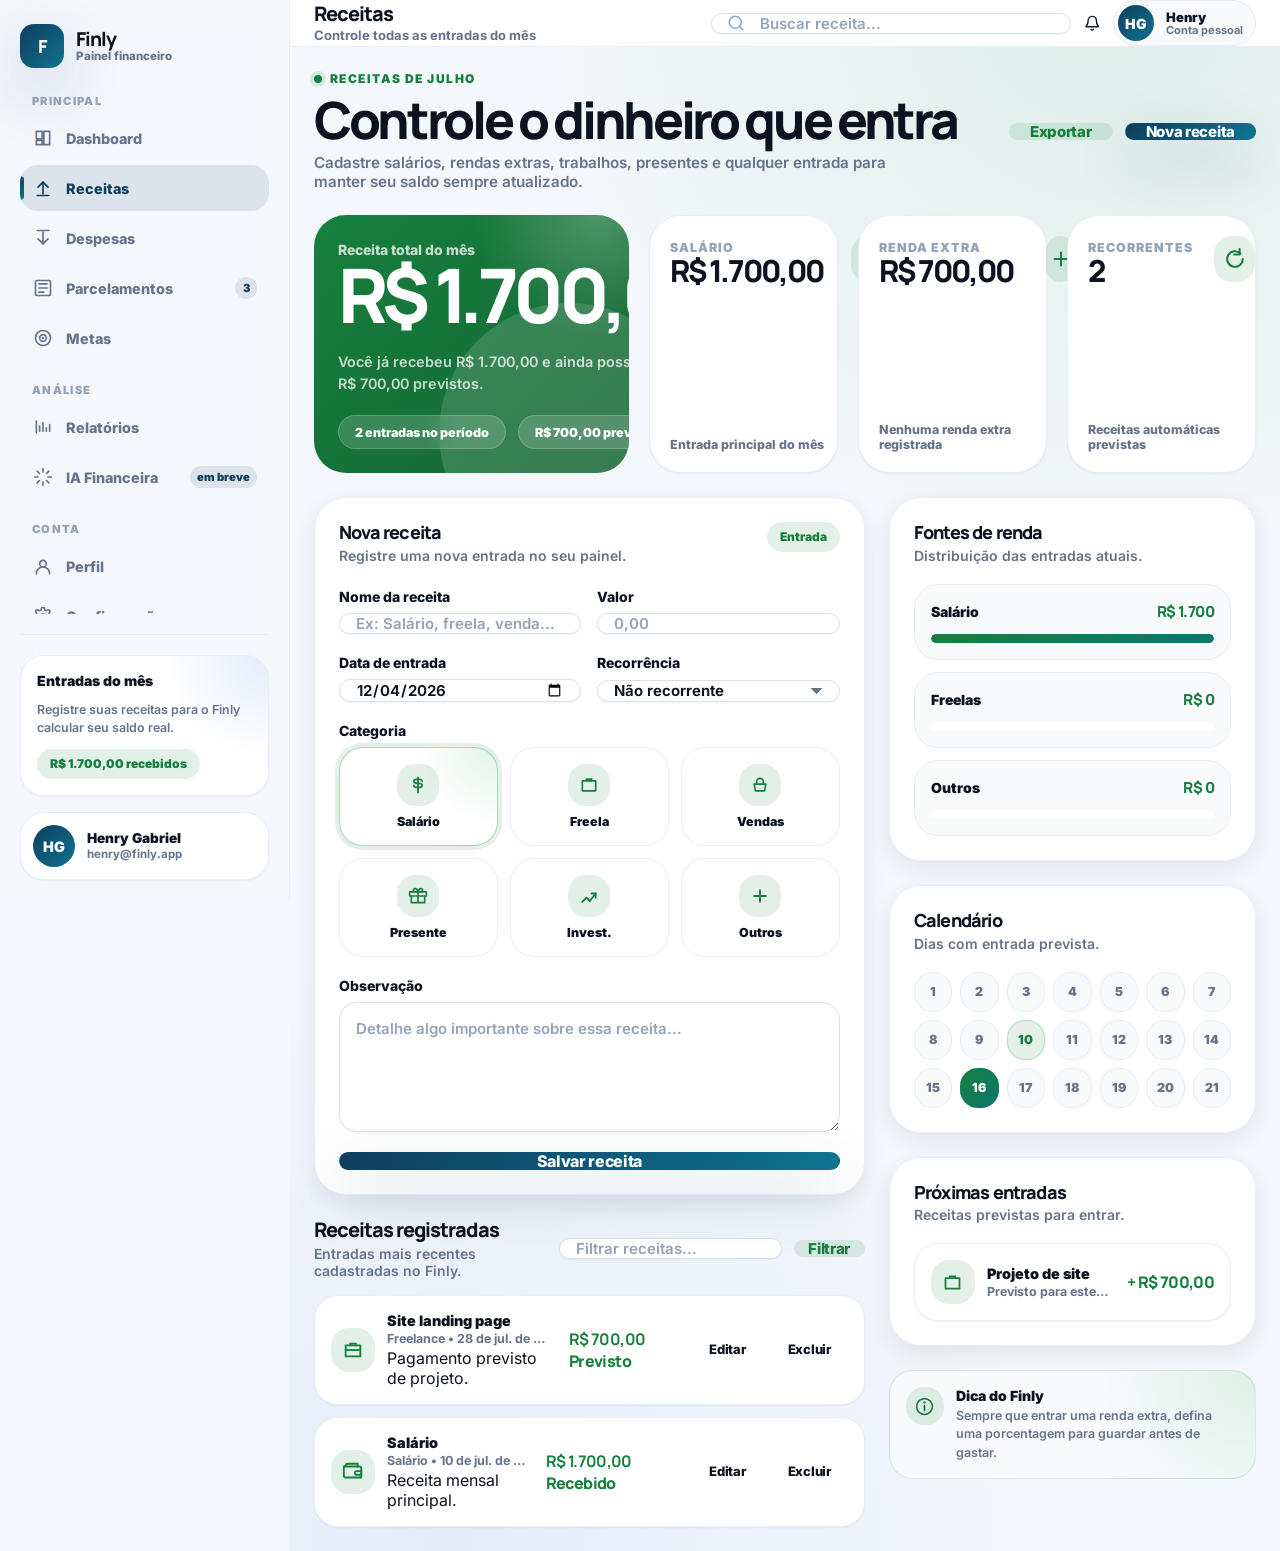
<file: pages/receitas.html>
<!DOCTYPE html>
<html lang="pt-BR" data-theme="light">
<head>
    <meta charset="UTF-8">
    <meta name="viewport" content="width=device-width, initial-scale=1.0">
    <title>Finly | Receitas</title>
    <meta name="description" content="Gerencie suas receitas no Finly e acompanhe todas as entradas do mês.">
    <link rel="stylesheet" href="../src/css/style.css">
</head>
<body>
    <button class="sidebar-toggle" type="button" aria-label="Abrir menu">
        <svg width="22" height="22" viewBox="0 0 24 24" fill="none" aria-hidden="true">
            <path d="M4 7h16M4 12h16M4 17h16" stroke="currentColor" stroke-width="2.3" stroke-linecap="round"/>
        </svg>
    </button>

    <div class="sidebar-overlay"></div>

    <div class="app-layout">
        <aside class="sidebar">
            <a href="./dashboard.html" class="sidebar__brand">
                <span class="sidebar__logo">F</span>

                <span class="sidebar__brand-info">
                    <strong class="sidebar__brand-name">Finly</strong>
                    <span class="sidebar__brand-label">Painel financeiro</span>
                </span>
            </a>

            <div class="sidebar__content custom-scrollbar">
                <section class="sidebar__section">
                    <span class="sidebar__section-title">Principal</span>

                    <nav class="sidebar__nav" aria-label="Menu principal">
                        <a href="./dashboard.html" class="sidebar__link">
                            <span class="sidebar__icon">
                                <svg viewBox="0 0 24 24" fill="none" aria-hidden="true">
                                    <path d="M4 13h7V4H4v9Zm9 7h7V4h-7v16ZM4 20h7v-5H4v5Z" stroke="currentColor" stroke-width="2" stroke-linejoin="round"/>
                                </svg>
                            </span>
                            <span class="sidebar__text">Dashboard</span>
                        </a>

                        <a href="./receitas.html" class="sidebar__link is-active">
                            <span class="sidebar__icon">
                                <svg viewBox="0 0 24 24" fill="none" aria-hidden="true">
                                    <path d="M12 19V5" stroke="currentColor" stroke-width="2" stroke-linecap="round"/>
                                    <path d="m6 11 6-6 6 6" stroke="currentColor" stroke-width="2" stroke-linecap="round" stroke-linejoin="round"/>
                                    <path d="M5 21h14" stroke="currentColor" stroke-width="2" stroke-linecap="round"/>
                                </svg>
                            </span>
                            <span class="sidebar__text">Receitas</span>
                        </a>

                        <a href="./despesas.html" class="sidebar__link">
                            <span class="sidebar__icon">
                                <svg viewBox="0 0 24 24" fill="none" aria-hidden="true">
                                    <path d="M12 5v14" stroke="currentColor" stroke-width="2" stroke-linecap="round"/>
                                    <path d="m18 13-6 6-6-6" stroke="currentColor" stroke-width="2" stroke-linecap="round" stroke-linejoin="round"/>
                                    <path d="M5 3h14" stroke="currentColor" stroke-width="2" stroke-linecap="round"/>
                                </svg>
                            </span>
                            <span class="sidebar__text">Despesas</span>
                        </a>

                        <a href="./parcelamentos.html" class="sidebar__link">
                            <span class="sidebar__icon">
                                <svg viewBox="0 0 24 24" fill="none" aria-hidden="true">
                                    <path d="M7 7h10M7 12h10M7 17h6" stroke="currentColor" stroke-width="2" stroke-linecap="round"/>
                                    <path d="M5 3h14a2 2 0 0 1 2 2v14a2 2 0 0 1-2 2H5a2 2 0 0 1-2-2V5a2 2 0 0 1 2-2Z" stroke="currentColor" stroke-width="2"/>
                                </svg>
                            </span>
                            <span class="sidebar__text">Parcelamentos</span>
                            <span class="sidebar__badge">3</span>
                        </a>

                        <a href="./metas.html" class="sidebar__link">
                            <span class="sidebar__icon">
                                <svg viewBox="0 0 24 24" fill="none" aria-hidden="true">
                                    <path d="M12 21a9 9 0 1 0 0-18 9 9 0 0 0 0 18Z" stroke="currentColor" stroke-width="2"/>
                                    <path d="M12 16a4 4 0 1 0 0-8 4 4 0 0 0 0 8Z" stroke="currentColor" stroke-width="2"/>
                                    <path d="M12 12h.01" stroke="currentColor" stroke-width="3" stroke-linecap="round"/>
                                </svg>
                            </span>
                            <span class="sidebar__text">Metas</span>
                        </a>
                    </nav>
                </section>

                <section class="sidebar__section">
                    <span class="sidebar__section-title">Análise</span>

                    <nav class="sidebar__nav" aria-label="Menu de análise">
                        <a href="./relatorios.html" class="sidebar__link">
                            <span class="sidebar__icon">
                                <svg viewBox="0 0 24 24" fill="none" aria-hidden="true">
                                    <path d="M4 19V5" stroke="currentColor" stroke-width="2" stroke-linecap="round"/>
                                    <path d="M8 17v-6M12 17V7M16 17v-4M20 17V9" stroke="currentColor" stroke-width="2" stroke-linecap="round"/>
                                </svg>
                            </span>
                            <span class="sidebar__text">Relatórios</span>
                        </a>

                        <a href="#" class="sidebar__link">
                            <span class="sidebar__icon">
                                <svg viewBox="0 0 24 24" fill="none" aria-hidden="true">
                                    <path d="M12 2v4M12 18v4M4.93 4.93l2.83 2.83M16.24 16.24l2.83 2.83M2 12h4M18 12h4M4.93 19.07l2.83-2.83M16.24 7.76l2.83-2.83" stroke="currentColor" stroke-width="2" stroke-linecap="round"/>
                                </svg>
                            </span>
                            <span class="sidebar__text">IA Financeira</span>
                            <span class="sidebar__badge">em breve</span>
                        </a>
                    </nav>
                </section>

                <section class="sidebar__section">
                    <span class="sidebar__section-title">Conta</span>

                    <nav class="sidebar__nav" aria-label="Menu da conta">
                        <a href="./perfil.html" class="sidebar__link">
                            <span class="sidebar__icon">
                                <svg viewBox="0 0 24 24" fill="none" aria-hidden="true">
                                    <path d="M12 12a4 4 0 1 0 0-8 4 4 0 0 0 0 8Z" stroke="currentColor" stroke-width="2"/>
                                    <path d="M4 20a8 8 0 0 1 16 0" stroke="currentColor" stroke-width="2" stroke-linecap="round"/>
                                </svg>
                            </span>
                            <span class="sidebar__text">Perfil</span>
                        </a>

                        <a href="./configuracoes.html" class="sidebar__link">
                            <span class="sidebar__icon">
                                <svg viewBox="0 0 24 24" fill="none" aria-hidden="true">
                                    <path d="M12 15.5a3.5 3.5 0 1 0 0-7 3.5 3.5 0 0 0 0 7Z" stroke="currentColor" stroke-width="2"/>
                                    <path d="M19.4 15a1.7 1.7 0 0 0 .34 1.87l.06.06a2 2 0 1 1-2.83 2.83l-.06-.06A1.7 1.7 0 0 0 15 19.36a1.7 1.7 0 0 0-1 .64 1.7 1.7 0 0 0-.36 1.08V21a2 2 0 1 1-4 0v-.09A1.7 1.7 0 0 0 8.6 19.36a1.7 1.7 0 0 0-1.87.34l-.06.06a2 2 0 1 1-2.83-2.83l.06-.06A1.7 1.7 0 0 0 4.24 15a1.7 1.7 0 0 0-.64-1 1.7 1.7 0 0 0-1.08-.36H2.5a2 2 0 1 1 0-4h.09A1.7 1.7 0 0 0 4.24 8.6a1.7 1.7 0 0 0-.34-1.87l-.06-.06a2 2 0 1 1 2.83-2.83l.06.06A1.7 1.7 0 0 0 8.6 4.24a1.7 1.7 0 0 0 1-.64A1.7 1.7 0 0 0 9.96 2.5V2.5a2 2 0 1 1 4 0v.09a1.7 1.7 0 0 0 1.04 1.65 1.7 1.7 0 0 0 1.87-.34l.06-.06a2 2 0 1 1 2.83 2.83l-.06.06A1.7 1.7 0 0 0 19.36 8.6a1.7 1.7 0 0 0 .64 1c.3.23.68.36 1.08.36H21a2 2 0 1 1 0 4h-.09A1.7 1.7 0 0 0 19.4 15Z" stroke="currentColor" stroke-width="2"/>
                                </svg>
                            </span>
                            <span class="sidebar__text">Configurações</span>
                        </a>
                    </nav>
                </section>
            </div>

            <div class="sidebar__footer">
                <div class="sidebar-card">
                    <strong class="sidebar-card__title">Entradas do mês</strong>
                    <p class="sidebar-card__text">Registre suas receitas para o Finly calcular seu saldo real.</p>
                    <span class="badge badge--success">R$ 1.700</span>
                </div>

                <div class="sidebar-user">
                    <span class="sidebar-user__avatar">H</span>

                    <span class="sidebar-user__info">
                        <strong class="sidebar-user__name">Henry Gabriel</strong>
                        <span class="sidebar-user__email">henry@finly.app</span>
                    </span>
                </div>
            </div>
        </aside>

        <main class="app-main income-page">
            <header class="topbar">
                <div class="topbar__left">
                    <div class="topbar__title-group">
                        <h1 class="topbar__title">Receitas</h1>
                        <span class="topbar__subtitle">Controle todas as entradas do mês</span>
                    </div>
                </div>

                <div class="topbar__right">
                    <div class="topbar__search form-search">
                        <span class="form-search__icon">
                            <svg width="18" height="18" viewBox="0 0 24 24" fill="none" aria-hidden="true">
                                <path d="M11 19a8 8 0 1 0 0-16 8 8 0 0 0 0 16Z" stroke="currentColor" stroke-width="2"/>
                                <path d="m21 21-4.35-4.35" stroke="currentColor" stroke-width="2" stroke-linecap="round"/>
                            </svg>
                        </span>
                        <input class="input" type="search" placeholder="Buscar receita...">
                    </div>

                    <button class="btn btn-ghost btn-icon" type="button" aria-label="Notificações">
                        <svg width="20" height="20" viewBox="0 0 24 24" fill="none" aria-hidden="true">
                            <path d="M18 8a6 6 0 0 0-12 0c0 7-3 7-3 9h18c0-2-3-2-3-9Z" stroke="currentColor" stroke-width="2" stroke-linecap="round"/>
                            <path d="M13.73 21a2 2 0 0 1-3.46 0" stroke="currentColor" stroke-width="2" stroke-linecap="round"/>
                        </svg>
                    </button>

                    <button class="user-menu" type="button">
                        <span class="user-menu__avatar">H</span>

                        <span class="user-menu__info">
                            <strong class="user-menu__name">Henry</strong>
                            <span class="user-menu__role">Conta pessoal</span>
                        </span>
                    </button>
                </div>
            </header>

            <section class="income-content">
                <div class="income-header">
                    <div class="income-header__content">
                        <span class="income-header__eyebrow">
                            <span class="status-dot success"></span>
                            Receitas de julho
                        </span>

                        <h2 class="income-header__title">Controle o dinheiro que entra</h2>

                        <p class="income-header__text">
                            Cadastre salários, rendas extras, trabalhos, presentes e qualquer entrada para manter seu saldo sempre atualizado.
                        </p>
                    </div>

                    <div class="income-header__actions">
                        <button class="btn btn-soft-success" type="button">
                            Exportar
                        </button>

                        <a href="#nova-receita" class="btn btn-primary">
                            Nova receita
                        </a>
                    </div>
                </div>

                <section class="income-kpis">
                    <article class="income-hero-card">
                        <div>
                            <span class="income-hero-card__label">Receita total do mês</span>
                            <strong class="income-hero-card__value">R$ 1.700,00</strong>
                        </div>

                        <p class="income-hero-card__text">
                            Sua principal entrada já foi registrada. Continue acompanhando rendas extras para melhorar sua visão financeira.
                        </p>

                        <div class="income-hero-card__footer">
                            <span class="income-pill">+8% vs mês anterior</span>
                            <span class="income-pill">1 entrada fixa</span>
                        </div>
                    </article>

                    <article class="income-kpi">
                        <div class="income-kpi__top">
                            <div>
                                <span class="income-kpi__label">Salário</span>
                                <strong class="income-kpi__value">R$ 1.700</strong>
                            </div>

                            <span class="income-kpi__icon">
                                <svg width="22" height="22" viewBox="0 0 24 24" fill="none" aria-hidden="true">
                                    <path d="M12 3v18" stroke="currentColor" stroke-width="2.2" stroke-linecap="round"/>
                                    <path d="M17 7.5c0-1.38-2.24-2.5-5-2.5S7 6.12 7 7.5 9.24 10 12 10s5 1.12 5 2.5S14.76 15 12 15s-5-1.12-5-2.5" stroke="currentColor" stroke-width="2.2" stroke-linecap="round"/>
                                </svg>
                            </span>
                        </div>

                        <span class="income-kpi__meta">Entrada principal do mês</span>
                    </article>

                    <article class="income-kpi">
                        <div class="income-kpi__top">
                            <div>
                                <span class="income-kpi__label">Renda extra</span>
                                <strong class="income-kpi__value">R$ 0</strong>
                            </div>

                            <span class="income-kpi__icon">
                                <svg width="22" height="22" viewBox="0 0 24 24" fill="none" aria-hidden="true">
                                    <path d="M12 5v14M5 12h14" stroke="currentColor" stroke-width="2.2" stroke-linecap="round"/>
                                </svg>
                            </span>
                        </div>

                        <span class="income-kpi__meta">Nenhuma renda extra registrada</span>
                    </article>

                    <article class="income-kpi">
                        <div class="income-kpi__top">
                            <div>
                                <span class="income-kpi__label">Recorrentes</span>
                                <strong class="income-kpi__value">1</strong>
                            </div>

                            <span class="income-kpi__icon">
                                <svg width="22" height="22" viewBox="0 0 24 24" fill="none" aria-hidden="true">
                                    <path d="M17 1v6h-6" stroke="currentColor" stroke-width="2.2" stroke-linecap="round" stroke-linejoin="round"/>
                                    <path d="M20.49 12a8.5 8.5 0 1 1-2.49-6" stroke="currentColor" stroke-width="2.2" stroke-linecap="round"/>
                                </svg>
                            </span>
                        </div>

                        <span class="income-kpi__meta">Receitas automáticas previstas</span>
                    </article>
                </section>

                <div class="income-grid">
                    <div class="income-main">
                        <section class="card income-form-card" id="nova-receita">
                            <div class="card__header">
                                <div class="card__title-group">
                                    <h3 class="card__title">Nova receita</h3>
                                    <p class="card__subtitle">Registre uma nova entrada no seu painel.</p>
                                </div>

                                <span class="badge badge--success">Entrada</span>
                            </div>

                            <form class="income-form">
                                <div class="income-form__grid">
                                    <div class="form__group">
                                        <label class="form__label" for="incomeName">Nome da receita</label>
                                        <input class="input" type="text" id="incomeName" name="incomeName" placeholder="Ex: Salário, freela, venda..." required>
                                    </div>

                                    <div class="form__group">
                                        <label class="form__label" for="incomeValue">Valor</label>
                                        <input class="input" type="number" id="incomeValue" name="incomeValue" placeholder="0,00" min="0" step="0.01" required>
                                    </div>
                                </div>

                                <div class="income-form__grid">
                                    <div class="form__group">
                                        <label class="form__label" for="incomeDate">Data de entrada</label>
                                        <input class="input" type="date" id="incomeDate" name="incomeDate" required>
                                    </div>

                                    <div class="form__group">
                                        <label class="form__label" for="incomeRecurrence">Recorrência</label>
                                        <select class="input select" id="incomeRecurrence" name="incomeRecurrence">
                                            <option value="none">Não recorrente</option>
                                            <option value="monthly">Mensal</option>
                                            <option value="weekly">Semanal</option>
                                            <option value="yearly">Anual</option>
                                        </select>
                                    </div>
                                </div>

                                <div class="form__group">
                                    <label class="form__label">Categoria</label>

                                    <div class="income-category-grid">
                                        <label class="income-category is-active">
                                            <input type="radio" name="incomeCategory" value="salary" checked>
                                            <span class="income-category__icon">
                                                <svg width="20" height="20" viewBox="0 0 24 24" fill="none" aria-hidden="true">
                                                    <path d="M12 3v18" stroke="currentColor" stroke-width="2.2" stroke-linecap="round"/>
                                                    <path d="M17 7.5c0-1.38-2.24-2.5-5-2.5S7 6.12 7 7.5 9.24 10 12 10s5 1.12 5 2.5S14.76 15 12 15s-5-1.12-5-2.5" stroke="currentColor" stroke-width="2.2" stroke-linecap="round"/>
                                                </svg>
                                            </span>
                                            <span class="income-category__name">Salário</span>
                                        </label>

                                        <label class="income-category">
                                            <input type="radio" name="incomeCategory" value="freelance">
                                            <span class="income-category__icon">
                                                <svg width="20" height="20" viewBox="0 0 24 24" fill="none" aria-hidden="true">
                                                    <path d="M4 7h16v12H4V7Z" stroke="currentColor" stroke-width="2" stroke-linejoin="round"/>
                                                    <path d="M9 7V5h6v2" stroke="currentColor" stroke-width="2" stroke-linecap="round"/>
                                                </svg>
                                            </span>
                                            <span class="income-category__name">Freela</span>
                                        </label>

                                        <label class="income-category">
                                            <input type="radio" name="incomeCategory" value="sales">
                                            <span class="income-category__icon">
                                                <svg width="20" height="20" viewBox="0 0 24 24" fill="none" aria-hidden="true">
                                                    <path d="M5 11h14l-1.5 8h-11L5 11Z" stroke="currentColor" stroke-width="2" stroke-linejoin="round"/>
                                                    <path d="M8 11V8a4 4 0 0 1 8 0v3" stroke="currentColor" stroke-width="2" stroke-linecap="round"/>
                                                </svg>
                                            </span>
                                            <span class="income-category__name">Vendas</span>
                                        </label>

                                        <label class="income-category">
                                            <input type="radio" name="incomeCategory" value="gift">
                                            <span class="income-category__icon">
                                                <svg width="20" height="20" viewBox="0 0 24 24" fill="none" aria-hidden="true">
                                                    <path d="M20 12v8H4v-8" stroke="currentColor" stroke-width="2" stroke-linejoin="round"/>
                                                    <path d="M2 7h20v5H2V7Z" stroke="currentColor" stroke-width="2" stroke-linejoin="round"/>
                                                    <path d="M12 7v13" stroke="currentColor" stroke-width="2"/>
                                                    <path d="M12 7H8.5a2 2 0 1 1 0-4C11 3 12 7 12 7Zm0 0h3.5a2 2 0 1 0 0-4C13 3 12 7 12 7Z" stroke="currentColor" stroke-width="2" stroke-linejoin="round"/>
                                                </svg>
                                            </span>
                                            <span class="income-category__name">Presente</span>
                                        </label>

                                        <label class="income-category">
                                            <input type="radio" name="incomeCategory" value="investment">
                                            <span class="income-category__icon">
                                                <svg width="20" height="20" viewBox="0 0 24 24" fill="none" aria-hidden="true">
                                                    <path d="M4 19 9 14l4 4 7-9" stroke="currentColor" stroke-width="2.2" stroke-linecap="round" stroke-linejoin="round"/>
                                                    <path d="M15 9h5v5" stroke="currentColor" stroke-width="2.2" stroke-linecap="round" stroke-linejoin="round"/>
                                                </svg>
                                            </span>
                                            <span class="income-category__name">Invest.</span>
                                        </label>

                                        <label class="income-category">
                                            <input type="radio" name="incomeCategory" value="other">
                                            <span class="income-category__icon">
                                                <svg width="20" height="20" viewBox="0 0 24 24" fill="none" aria-hidden="true">
                                                    <path d="M12 5v14M5 12h14" stroke="currentColor" stroke-width="2.2" stroke-linecap="round"/>
                                                </svg>
                                            </span>
                                            <span class="income-category__name">Outros</span>
                                        </label>
                                    </div>
                                </div>

                                <div class="form__group">
                                    <label class="form__label" for="incomeDescription">Observação</label>
                                    <textarea class="input textarea" id="incomeDescription" name="incomeDescription" rows="4" placeholder="Detalhe algo importante sobre essa receita..."></textarea>
                                </div>

                                <button class="btn btn-primary btn-block btn-lg" type="submit">
                                    Salvar receita
                                </button>
                            </form>
                        </section>

                        <section class="income-section">
                            <div class="income-section__header">
                                <div class="income-section__title-group">
                                    <h3 class="income-section__title">Receitas registradas</h3>
                                    <p class="income-section__text">Entradas mais recentes cadastradas no Finly.</p>
                                </div>

                                <div class="income-filter">
                                    <input class="input" type="search" placeholder="Filtrar receitas...">
                                    <button class="btn btn-soft-success" type="button">Filtrar</button>
                                </div>
                            </div>

                            <div class="income-list">
                                <article class="income-item">
                                    <div class="income-item__main">
                                        <span class="income-item__icon">
                                            <svg width="21" height="21" viewBox="0 0 24 24" fill="none" aria-hidden="true">
                                                <path d="M12 3v18" stroke="currentColor" stroke-width="2.2" stroke-linecap="round"/>
                                                <path d="M17 7.5c0-1.38-2.24-2.5-5-2.5S7 6.12 7 7.5 9.24 10 12 10s5 1.12 5 2.5S14.76 15 12 15s-5-1.12-5-2.5" stroke="currentColor" stroke-width="2.2" stroke-linecap="round"/>
                                            </svg>
                                        </span>

                                        <span class="income-item__info">
                                            <strong class="income-item__title">Salário</strong>
                                            <span class="income-item__meta">Salário • 10 Jul • Mensal</span>
                                        </span>
                                    </div>

                                    <div class="income-item__side">
                                        <strong class="income-item__value">+ R$ 1.700,00</strong>

                                        <div class="income-item__actions">
                                            <button class="btn btn-ghost btn-sm" type="button">Editar</button>
                                            <button class="btn btn-ghost btn-sm" type="button">Excluir</button>
                                        </div>
                                    </div>
                                </article>

                                <article class="income-item">
                                    <div class="income-item__main">
                                        <span class="income-item__icon">
                                            <svg width="21" height="21" viewBox="0 0 24 24" fill="none" aria-hidden="true">
                                                <path d="M4 7h16v12H4V7Z" stroke="currentColor" stroke-width="2" stroke-linejoin="round"/>
                                                <path d="M9 7V5h6v2" stroke="currentColor" stroke-width="2" stroke-linecap="round"/>
                                            </svg>
                                        </span>

                                        <span class="income-item__info">
                                            <strong class="income-item__title">Site landing page</strong>
                                            <span class="income-item__meta">Freela • previsto • Não recorrente</span>
                                        </span>
                                    </div>

                                    <div class="income-item__side">
                                        <strong class="income-item__value">+ R$ 700,00</strong>

                                        <div class="income-item__actions">
                                            <button class="btn btn-ghost btn-sm" type="button">Editar</button>
                                            <button class="btn btn-ghost btn-sm" type="button">Excluir</button>
                                        </div>
                                    </div>
                                </article>
                            </div>
                        </section>
                    </div>

                    <aside class="income-aside">
                        <section class="card">
                            <div class="card__header">
                                <div class="card__title-group">
                                    <h3 class="card__title">Fontes de renda</h3>
                                    <p class="card__subtitle">Distribuição das entradas atuais.</p>
                                </div>
                            </div>

                            <div class="income-sources">
                                <div class="income-source">
                                    <div class="income-source__top">
                                        <span class="income-source__name">Salário</span>
                                        <strong class="income-source__value">R$ 1.700</strong>
                                    </div>

                                    <div class="income-source__track">
                                        <span class="income-source__bar" style="--progress-value: 100%;"></span>
                                    </div>
                                </div>

                                <div class="income-source">
                                    <div class="income-source__top">
                                        <span class="income-source__name">Freelas</span>
                                        <strong class="income-source__value">R$ 0</strong>
                                    </div>

                                    <div class="income-source__track">
                                        <span class="income-source__bar" style="--progress-value: 0%;"></span>
                                    </div>
                                </div>

                                <div class="income-source">
                                    <div class="income-source__top">
                                        <span class="income-source__name">Outros</span>
                                        <strong class="income-source__value">R$ 0</strong>
                                    </div>

                                    <div class="income-source__track">
                                        <span class="income-source__bar" style="--progress-value: 0%;"></span>
                                    </div>
                                </div>
                            </div>
                        </section>

                        <section class="card">
                            <div class="card__header">
                                <div class="card__title-group">
                                    <h3 class="card__title">Calendário</h3>
                                    <p class="card__subtitle">Dias com entrada prevista.</p>
                                </div>
                            </div>

                            <div class="income-calendar">
                                <div class="income-calendar__grid">
                                    <span class="income-calendar__day">1</span>
                                    <span class="income-calendar__day">2</span>
                                    <span class="income-calendar__day">3</span>
                                    <span class="income-calendar__day">4</span>
                                    <span class="income-calendar__day">5</span>
                                    <span class="income-calendar__day">6</span>
                                    <span class="income-calendar__day">7</span>
                                    <span class="income-calendar__day">8</span>
                                    <span class="income-calendar__day">9</span>
                                    <span class="income-calendar__day is-income">10</span>
                                    <span class="income-calendar__day">11</span>
                                    <span class="income-calendar__day">12</span>
                                    <span class="income-calendar__day">13</span>
                                    <span class="income-calendar__day">14</span>
                                    <span class="income-calendar__day">15</span>
                                    <span class="income-calendar__day is-today">16</span>
                                    <span class="income-calendar__day">17</span>
                                    <span class="income-calendar__day">18</span>
                                    <span class="income-calendar__day">19</span>
                                    <span class="income-calendar__day">20</span>
                                    <span class="income-calendar__day">21</span>
                                </div>
                            </div>
                        </section>

                        <section class="card">
                            <div class="card__header">
                                <div class="card__title-group">
                                    <h3 class="card__title">Próximas entradas</h3>
                                    <p class="card__subtitle">Receitas previstas para entrar.</p>
                                </div>
                            </div>

                            <div class="income-list">
                                <article class="income-item">
                                    <div class="income-item__main">
                                        <span class="income-item__icon">
                                            <svg width="21" height="21" viewBox="0 0 24 24" fill="none" aria-hidden="true">
                                                <path d="M4 7h16v12H4V7Z" stroke="currentColor" stroke-width="2" stroke-linejoin="round"/>
                                                <path d="M9 7V5h6v2" stroke="currentColor" stroke-width="2" stroke-linecap="round"/>
                                            </svg>
                                        </span>

                                        <span class="income-item__info">
                                            <strong class="income-item__title">Projeto de site</strong>
                                            <span class="income-item__meta">Previsto para este mês</span>
                                        </span>
                                    </div>

                                    <div class="income-item__side">
                                        <strong class="income-item__value">+ R$ 700,00</strong>
                                    </div>
                                </article>
                            </div>
                        </section>

                        <section class="income-tip">
                            <span class="income-tip__icon">
                                <svg width="19" height="19" viewBox="0 0 24 24" fill="none" aria-hidden="true">
                                    <path d="M12 17v-6" stroke="currentColor" stroke-width="2.2" stroke-linecap="round"/>
                                    <path d="M12 7h.01" stroke="currentColor" stroke-width="3" stroke-linecap="round"/>
                                    <path d="M12 22a10 10 0 1 0 0-20 10 10 0 0 0 0 20Z" stroke="currentColor" stroke-width="2"/>
                                </svg>
                            </span>

                            <span class="income-tip__content">
                                <strong class="income-tip__title">Dica do Finly</strong>
                                <span class="income-tip__text">
                                    Sempre que entrar uma renda extra, defina uma porcentagem para guardar antes de gastar.
                                </span>
                            </span>
                        </section>
                    </aside>
                </div>
            </section>
        </main>
    </div>
    <script src="../src/js/core/storage.js"></script>   
    <script src="../src/js/dashboard/dashboard.js"></script>
    <script src="../src/js/finance/receitas.js"></script>
</body>
</html>
</file>
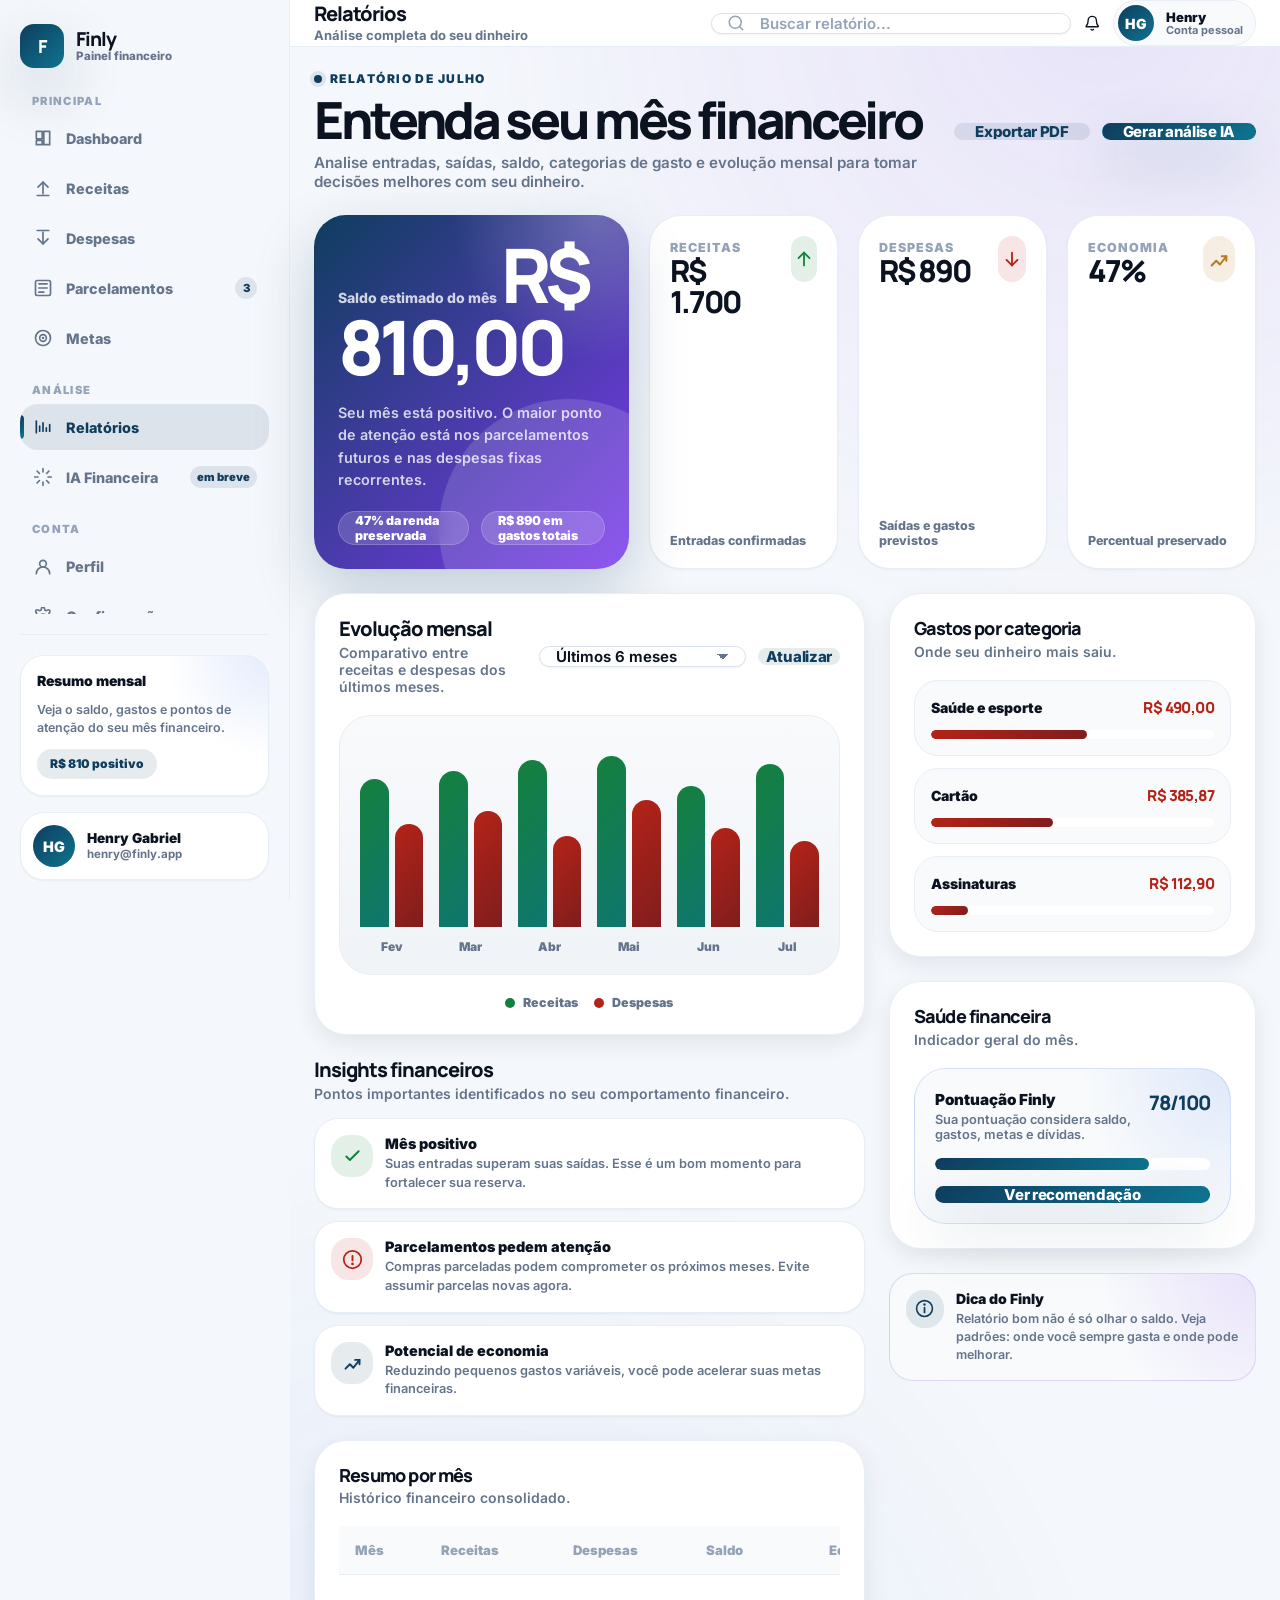
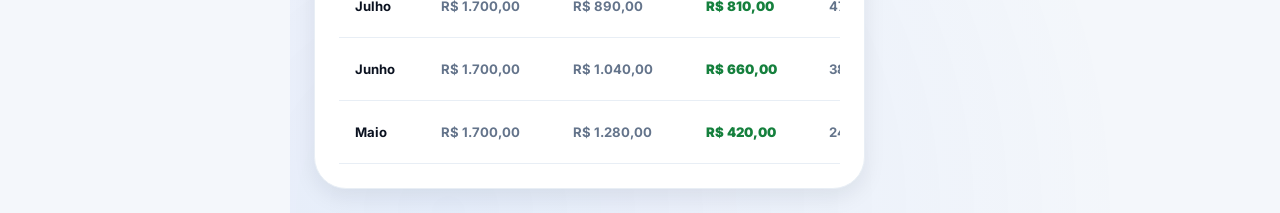
<file: pages/relatorios.html>
<!DOCTYPE html>
<html lang="pt-BR" data-theme="light">
<head>
    <meta charset="UTF-8">
    <meta name="viewport" content="width=device-width, initial-scale=1.0">
    <title>Finly | Relatórios</title>
    <meta name="description" content="Analise receitas, despesas, saldo e comportamento financeiro no Finly.">
    <link rel="stylesheet" href="../src/css/style.css">
</head>
<body>
    <button class="sidebar-toggle" type="button" aria-label="Abrir menu">
        <svg width="22" height="22" viewBox="0 0 24 24" fill="none" aria-hidden="true">
            <path d="M4 7h16M4 12h16M4 17h16" stroke="currentColor" stroke-width="2.3" stroke-linecap="round"/>
        </svg>
    </button>

    <div class="sidebar-overlay"></div>

    <div class="app-layout">
        <aside class="sidebar">
            <a href="./dashboard.html" class="sidebar__brand">
                <span class="sidebar__logo">F</span>

                <span class="sidebar__brand-info">
                    <strong class="sidebar__brand-name">Finly</strong>
                    <span class="sidebar__brand-label">Painel financeiro</span>
                </span>
            </a>

            <div class="sidebar__content custom-scrollbar">
                <section class="sidebar__section">
                    <span class="sidebar__section-title">Principal</span>

                    <nav class="sidebar__nav" aria-label="Menu principal">
                        <a href="./dashboard.html" class="sidebar__link">
                            <span class="sidebar__icon">
                                <svg viewBox="0 0 24 24" fill="none" aria-hidden="true">
                                    <path d="M4 13h7V4H4v9Zm9 7h7V4h-7v16ZM4 20h7v-5H4v5Z" stroke="currentColor" stroke-width="2" stroke-linejoin="round"/>
                                </svg>
                            </span>
                            <span class="sidebar__text">Dashboard</span>
                        </a>

                        <a href="./receitas.html" class="sidebar__link">
                            <span class="sidebar__icon">
                                <svg viewBox="0 0 24 24" fill="none" aria-hidden="true">
                                    <path d="M12 19V5" stroke="currentColor" stroke-width="2" stroke-linecap="round"/>
                                    <path d="m6 11 6-6 6 6" stroke="currentColor" stroke-width="2" stroke-linecap="round" stroke-linejoin="round"/>
                                    <path d="M5 21h14" stroke="currentColor" stroke-width="2" stroke-linecap="round"/>
                                </svg>
                            </span>
                            <span class="sidebar__text">Receitas</span>
                        </a>

                        <a href="./despesas.html" class="sidebar__link">
                            <span class="sidebar__icon">
                                <svg viewBox="0 0 24 24" fill="none" aria-hidden="true">
                                    <path d="M12 5v14" stroke="currentColor" stroke-width="2" stroke-linecap="round"/>
                                    <path d="m18 13-6 6-6-6" stroke="currentColor" stroke-width="2" stroke-linecap="round" stroke-linejoin="round"/>
                                    <path d="M5 3h14" stroke="currentColor" stroke-width="2" stroke-linecap="round"/>
                                </svg>
                            </span>
                            <span class="sidebar__text">Despesas</span>
                        </a>

                        <a href="./parcelamentos.html" class="sidebar__link">
                            <span class="sidebar__icon">
                                <svg viewBox="0 0 24 24" fill="none" aria-hidden="true">
                                    <path d="M7 7h10M7 12h10M7 17h6" stroke="currentColor" stroke-width="2" stroke-linecap="round"/>
                                    <path d="M5 3h14a2 2 0 0 1 2 2v14a2 2 0 0 1-2 2H5a2 2 0 0 1-2-2V5a2 2 0 0 1 2-2Z" stroke="currentColor" stroke-width="2"/>
                                </svg>
                            </span>
                            <span class="sidebar__text">Parcelamentos</span>
                            <span class="sidebar__badge">3</span>
                        </a>

                        <a href="./metas.html" class="sidebar__link">
                            <span class="sidebar__icon">
                                <svg viewBox="0 0 24 24" fill="none" aria-hidden="true">
                                    <path d="M12 21a9 9 0 1 0 0-18 9 9 0 0 0 0 18Z" stroke="currentColor" stroke-width="2"/>
                                    <path d="M12 16a4 4 0 1 0 0-8 4 4 0 0 0 0 8Z" stroke="currentColor" stroke-width="2"/>
                                    <path d="M12 12h.01" stroke="currentColor" stroke-width="3" stroke-linecap="round"/>
                                </svg>
                            </span>
                            <span class="sidebar__text">Metas</span>
                        </a>
                    </nav>
                </section>

                <section class="sidebar__section">
                    <span class="sidebar__section-title">Análise</span>

                    <nav class="sidebar__nav" aria-label="Menu de análise">
                        <a href="./relatorios.html" class="sidebar__link is-active">
                            <span class="sidebar__icon">
                                <svg viewBox="0 0 24 24" fill="none" aria-hidden="true">
                                    <path d="M4 19V5" stroke="currentColor" stroke-width="2" stroke-linecap="round"/>
                                    <path d="M8 17v-6M12 17V7M16 17v-4M20 17V9" stroke="currentColor" stroke-width="2" stroke-linecap="round"/>
                                </svg>
                            </span>
                            <span class="sidebar__text">Relatórios</span>
                        </a>

                        <a href="#" class="sidebar__link">
                            <span class="sidebar__icon">
                                <svg viewBox="0 0 24 24" fill="none" aria-hidden="true">
                                    <path d="M12 2v4M12 18v4M4.93 4.93l2.83 2.83M16.24 16.24l2.83 2.83M2 12h4M18 12h4M4.93 19.07l2.83-2.83M16.24 7.76l2.83-2.83" stroke="currentColor" stroke-width="2" stroke-linecap="round"/>
                                </svg>
                            </span>
                            <span class="sidebar__text">IA Financeira</span>
                            <span class="sidebar__badge">em breve</span>
                        </a>
                    </nav>
                </section>

                <section class="sidebar__section">
                    <span class="sidebar__section-title">Conta</span>

                    <nav class="sidebar__nav" aria-label="Menu da conta">
                        <a href="./perfil.html" class="sidebar__link">
                            <span class="sidebar__icon">
                                <svg viewBox="0 0 24 24" fill="none" aria-hidden="true">
                                    <path d="M12 12a4 4 0 1 0 0-8 4 4 0 0 0 0 8Z" stroke="currentColor" stroke-width="2"/>
                                    <path d="M4 20a8 8 0 0 1 16 0" stroke="currentColor" stroke-width="2" stroke-linecap="round"/>
                                </svg>
                            </span>
                            <span class="sidebar__text">Perfil</span>
                        </a>

                        <a href="./configuracoes.html" class="sidebar__link">
                            <span class="sidebar__icon">
                                <svg viewBox="0 0 24 24" fill="none" aria-hidden="true">
                                    <path d="M12 15.5a3.5 3.5 0 1 0 0-7 3.5 3.5 0 0 0 0 7Z" stroke="currentColor" stroke-width="2"/>
                                    <path d="M19.4 15a1.7 1.7 0 0 0 .34 1.87l.06.06a2 2 0 1 1-2.83 2.83l-.06-.06A1.7 1.7 0 0 0 15 19.36a1.7 1.7 0 0 0-1 .64 1.7 1.7 0 0 0-.36 1.08V21a2 2 0 1 1-4 0v-.09A1.7 1.7 0 0 0 8.6 19.36a1.7 1.7 0 0 0-1.87.34l-.06.06a2 2 0 1 1-2.83-2.83l.06-.06A1.7 1.7 0 0 0 4.24 15a1.7 1.7 0 0 0-.64-1 1.7 1.7 0 0 0-1.08-.36H2.5a2 2 0 1 1 0-4h.09A1.7 1.7 0 0 0 4.24 8.6a1.7 1.7 0 0 0-.34-1.87l-.06-.06a2 2 0 1 1 2.83-2.83l.06.06A1.7 1.7 0 0 0 8.6 4.24a1.7 1.7 0 0 0 1-.64A1.7 1.7 0 0 0 9.96 2.5V2.5a2 2 0 1 1 4 0v.09a1.7 1.7 0 0 0 1.04 1.65 1.7 1.7 0 0 0 1.87-.34l.06-.06a2 2 0 1 1 2.83 2.83l-.06.06A1.7 1.7 0 0 0 19.36 8.6a1.7 1.7 0 0 0 .64 1c.3.23.68.36 1.08.36H21a2 2 0 1 1 0 4h-.09A1.7 1.7 0 0 0 19.4 15Z" stroke="currentColor" stroke-width="2"/>
                                </svg>
                            </span>
                            <span class="sidebar__text">Configurações</span>
                        </a>
                    </nav>
                </section>
            </div>

            <div class="sidebar__footer">
                <div class="sidebar-card">
                    <strong class="sidebar-card__title">Resumo mensal</strong>
                    <p class="sidebar-card__text">Veja o saldo, gastos e pontos de atenção do seu mês financeiro.</p>
                    <span class="badge badge--primary">R$ 810 positivo</span>
                </div>

                <div class="sidebar-user">
                    <span class="sidebar-user__avatar">H</span>

                    <span class="sidebar-user__info">
                        <strong class="sidebar-user__name">Henry Gabriel</strong>
                        <span class="sidebar-user__email">henry@finly.app</span>
                    </span>
                </div>
            </div>
        </aside>

        <main class="app-main reports-page">
            <header class="topbar">
                <div class="topbar__left">
                    <div class="topbar__title-group">
                        <h1 class="topbar__title">Relatórios</h1>
                        <span class="topbar__subtitle">Análise completa do seu dinheiro</span>
                    </div>
                </div>

                <div class="topbar__right">
                    <div class="topbar__search form-search">
                        <span class="form-search__icon">
                            <svg width="18" height="18" viewBox="0 0 24 24" fill="none" aria-hidden="true">
                                <path d="M11 19a8 8 0 1 0 0-16 8 8 0 0 0 0 16Z" stroke="currentColor" stroke-width="2"/>
                                <path d="m21 21-4.35-4.35" stroke="currentColor" stroke-width="2" stroke-linecap="round"/>
                            </svg>
                        </span>
                        <input class="input" type="search" placeholder="Buscar relatório...">
                    </div>

                    <button class="btn btn-ghost btn-icon" type="button" aria-label="Notificações">
                        <svg width="20" height="20" viewBox="0 0 24 24" fill="none" aria-hidden="true">
                            <path d="M18 8a6 6 0 0 0-12 0c0 7-3 7-3 9h18c0-2-3-2-3-9Z" stroke="currentColor" stroke-width="2" stroke-linecap="round"/>
                            <path d="M13.73 21a2 2 0 0 1-3.46 0" stroke="currentColor" stroke-width="2" stroke-linecap="round"/>
                        </svg>
                    </button>

                    <button class="user-menu" type="button">
                        <span class="user-menu__avatar">H</span>

                        <span class="user-menu__info">
                            <strong class="user-menu__name">Henry</strong>
                            <span class="user-menu__role">Conta pessoal</span>
                        </span>
                    </button>
                </div>
            </header>

            <section class="reports-content">
                <div class="reports-header">
                    <div class="reports-header__content">
                        <span class="reports-header__eyebrow">
                            <span class="status-dot primary"></span>
                            Relatório de julho
                        </span>

                        <h2 class="reports-header__title">Entenda seu mês financeiro</h2>

                        <p class="reports-header__text">
                            Analise entradas, saídas, saldo, categorias de gasto e evolução mensal para tomar decisões melhores com seu dinheiro.
                        </p>
                    </div>

                    <div class="reports-header__actions">
                        <button class="btn btn-soft" type="button">
                            Exportar PDF
                        </button>

                        <button class="btn btn-primary" type="button">
                            Gerar análise IA
                        </button>
                    </div>
                </div>

                <section class="reports-kpis">
                    <article class="reports-hero-card">
                        <div>
                            <span class="reports-hero-card__label">Saldo estimado do mês</span>
                            <strong class="reports-hero-card__value">R$ 810,00</strong>
                        </div>

                        <p class="reports-hero-card__text">
                            Seu mês está positivo. O maior ponto de atenção está nos parcelamentos futuros e nas despesas fixas recorrentes.
                        </p>

                        <div class="reports-hero-card__footer">
                            <span class="reports-pill">47% da renda preservada</span>
                            <span class="reports-pill">R$ 890 em gastos totais</span>
                        </div>
                    </article>

                    <article class="reports-kpi">
                        <div class="reports-kpi__top">
                            <div>
                                <span class="reports-kpi__label">Receitas</span>
                                <strong class="reports-kpi__value">R$ 1.700</strong>
                            </div>

                            <span class="reports-kpi__icon reports-kpi__icon--success">
                                <svg width="22" height="22" viewBox="0 0 24 24" fill="none" aria-hidden="true">
                                    <path d="M12 19V5" stroke="currentColor" stroke-width="2" stroke-linecap="round"/>
                                    <path d="m6 11 6-6 6 6" stroke="currentColor" stroke-width="2" stroke-linecap="round" stroke-linejoin="round"/>
                                </svg>
                            </span>
                        </div>

                        <span class="reports-kpi__meta">Entradas confirmadas</span>
                    </article>

                    <article class="reports-kpi">
                        <div class="reports-kpi__top">
                            <div>
                                <span class="reports-kpi__label">Despesas</span>
                                <strong class="reports-kpi__value">R$ 890</strong>
                            </div>

                            <span class="reports-kpi__icon reports-kpi__icon--danger">
                                <svg width="22" height="22" viewBox="0 0 24 24" fill="none" aria-hidden="true">
                                    <path d="M12 5v14" stroke="currentColor" stroke-width="2" stroke-linecap="round"/>
                                    <path d="m18 13-6 6-6-6" stroke="currentColor" stroke-width="2" stroke-linecap="round" stroke-linejoin="round"/>
                                </svg>
                            </span>
                        </div>

                        <span class="reports-kpi__meta">Saídas e gastos previstos</span>
                    </article>

                    <article class="reports-kpi">
                        <div class="reports-kpi__top">
                            <div>
                                <span class="reports-kpi__label">Economia</span>
                                <strong class="reports-kpi__value">47%</strong>
                            </div>

                            <span class="reports-kpi__icon reports-kpi__icon--warning">
                                <svg width="22" height="22" viewBox="0 0 24 24" fill="none" aria-hidden="true">
                                    <path d="M4 19 9 14l4 4 7-9" stroke="currentColor" stroke-width="2.2" stroke-linecap="round" stroke-linejoin="round"/>
                                    <path d="M15 9h5v5" stroke="currentColor" stroke-width="2.2" stroke-linecap="round" stroke-linejoin="round"/>
                                </svg>
                            </span>
                        </div>

                        <span class="reports-kpi__meta">Percentual preservado</span>
                    </article>
                </section>

                <div class="reports-grid">
                    <div class="reports-main">
                        <section class="card reports-chart-card">
                            <div class="reports-section__header">
                                <div class="reports-section__title-group">
                                    <h3 class="reports-section__title">Evolução mensal</h3>
                                    <p class="reports-section__text">Comparativo entre receitas e despesas dos últimos meses.</p>
                                </div>

                                <div class="reports-filter">
                                    <select class="input select" id="reportPeriod">
                                        <option value="6">Últimos 6 meses</option>
                                        <option value="3">Últimos 3 meses</option>
                                        <option value="12">Últimos 12 meses</option>
                                    </select>

                                    <button class="btn btn-soft" type="button">Atualizar</button>
                                </div>
                            </div>

                            <div class="reports-chart">
                                <div class="reports-chart__item">
                                    <div class="reports-chart__bars">
                                        <span class="reports-chart__bar reports-chart__bar--income" style="--bar-value: 78%;"></span>
                                        <span class="reports-chart__bar reports-chart__bar--expense" style="--bar-value: 54%;"></span>
                                    </div>
                                    <span class="reports-chart__label">Fev</span>
                                </div>

                                <div class="reports-chart__item">
                                    <div class="reports-chart__bars">
                                        <span class="reports-chart__bar reports-chart__bar--income" style="--bar-value: 82%;"></span>
                                        <span class="reports-chart__bar reports-chart__bar--expense" style="--bar-value: 61%;"></span>
                                    </div>
                                    <span class="reports-chart__label">Mar</span>
                                </div>

                                <div class="reports-chart__item">
                                    <div class="reports-chart__bars">
                                        <span class="reports-chart__bar reports-chart__bar--income" style="--bar-value: 88%;"></span>
                                        <span class="reports-chart__bar reports-chart__bar--expense" style="--bar-value: 48%;"></span>
                                    </div>
                                    <span class="reports-chart__label">Abr</span>
                                </div>

                                <div class="reports-chart__item">
                                    <div class="reports-chart__bars">
                                        <span class="reports-chart__bar reports-chart__bar--income" style="--bar-value: 90%;"></span>
                                        <span class="reports-chart__bar reports-chart__bar--expense" style="--bar-value: 67%;"></span>
                                    </div>
                                    <span class="reports-chart__label">Mai</span>
                                </div>

                                <div class="reports-chart__item">
                                    <div class="reports-chart__bars">
                                        <span class="reports-chart__bar reports-chart__bar--income" style="--bar-value: 74%;"></span>
                                        <span class="reports-chart__bar reports-chart__bar--expense" style="--bar-value: 52%;"></span>
                                    </div>
                                    <span class="reports-chart__label">Jun</span>
                                </div>

                                <div class="reports-chart__item">
                                    <div class="reports-chart__bars">
                                        <span class="reports-chart__bar reports-chart__bar--income" style="--bar-value: 86%;"></span>
                                        <span class="reports-chart__bar reports-chart__bar--expense" style="--bar-value: 45%;"></span>
                                    </div>
                                    <span class="reports-chart__label">Jul</span>
                                </div>
                            </div>

                            <div class="reports-chart__legend">
                                <span class="reports-chart__legend-item">
                                    <span class="reports-chart__dot reports-chart__dot--income"></span>
                                    Receitas
                                </span>

                                <span class="reports-chart__legend-item">
                                    <span class="reports-chart__dot reports-chart__dot--expense"></span>
                                    Despesas
                                </span>
                            </div>
                        </section>

                        <section class="reports-section">
                            <div class="reports-section__header">
                                <div class="reports-section__title-group">
                                    <h3 class="reports-section__title">Insights financeiros</h3>
                                    <p class="reports-section__text">Pontos importantes identificados no seu comportamento financeiro.</p>
                                </div>
                            </div>

                            <div class="reports-insights">
                                <article class="reports-insight">
                                    <span class="reports-insight__icon reports-insight__icon--success">
                                        <svg width="21" height="21" viewBox="0 0 24 24" fill="none" aria-hidden="true">
                                            <path d="m5 12 4 4L19 6" stroke="currentColor" stroke-width="2.3" stroke-linecap="round" stroke-linejoin="round"/>
                                        </svg>
                                    </span>

                                    <span class="reports-insight__content">
                                        <strong class="reports-insight__title">Mês positivo</strong>
                                        <span class="reports-insight__text">
                                            Suas entradas superam suas saídas. Esse é um bom momento para fortalecer sua reserva.
                                        </span>
                                    </span>
                                </article>

                                <article class="reports-insight">
                                    <span class="reports-insight__icon reports-insight__icon--danger">
                                        <svg width="21" height="21" viewBox="0 0 24 24" fill="none" aria-hidden="true">
                                            <path d="M12 8v5" stroke="currentColor" stroke-width="2.2" stroke-linecap="round"/>
                                            <path d="M12 17h.01" stroke="currentColor" stroke-width="3" stroke-linecap="round"/>
                                            <path d="M12 22a10 10 0 1 0 0-20 10 10 0 0 0 0 20Z" stroke="currentColor" stroke-width="2"/>
                                        </svg>
                                    </span>

                                    <span class="reports-insight__content">
                                        <strong class="reports-insight__title">Parcelamentos pedem atenção</strong>
                                        <span class="reports-insight__text">
                                            Compras parceladas podem comprometer os próximos meses. Evite assumir parcelas novas agora.
                                        </span>
                                    </span>
                                </article>

                                <article class="reports-insight">
                                    <span class="reports-insight__icon">
                                        <svg width="21" height="21" viewBox="0 0 24 24" fill="none" aria-hidden="true">
                                            <path d="M4 19 9 14l4 4 7-9" stroke="currentColor" stroke-width="2.2" stroke-linecap="round" stroke-linejoin="round"/>
                                            <path d="M15 9h5v5" stroke="currentColor" stroke-width="2.2" stroke-linecap="round" stroke-linejoin="round"/>
                                        </svg>
                                    </span>

                                    <span class="reports-insight__content">
                                        <strong class="reports-insight__title">Potencial de economia</strong>
                                        <span class="reports-insight__text">
                                            Reduzindo pequenos gastos variáveis, você pode acelerar suas metas financeiras.
                                        </span>
                                    </span>
                                </article>
                            </div>
                        </section>

                        <section class="card reports-table-card">
                            <div class="card__header">
                                <div class="card__title-group">
                                    <h3 class="card__title">Resumo por mês</h3>
                                    <p class="card__subtitle">Histórico financeiro consolidado.</p>
                                </div>
                            </div>

                            <div class="reports-table-wrapper">
                                <table class="reports-table">
                                    <thead>
                                        <tr>
                                            <th>Mês</th>
                                            <th>Receitas</th>
                                            <th>Despesas</th>
                                            <th>Saldo</th>
                                            <th>Economia</th>
                                            <th>Status</th>
                                        </tr>
                                    </thead>

                                    <tbody>
                                        <tr>
                                            <td><strong>Julho</strong></td>
                                            <td>R$ 1.700,00</td>
                                            <td>R$ 890,00</td>
                                            <td><span class="reports-table__positive">R$ 810,00</span></td>
                                            <td>47%</td>
                                            <td><span class="badge badge--success">positivo</span></td>
                                        </tr>

                                        <tr>
                                            <td><strong>Junho</strong></td>
                                            <td>R$ 1.700,00</td>
                                            <td>R$ 1.040,00</td>
                                            <td><span class="reports-table__positive">R$ 660,00</span></td>
                                            <td>38%</td>
                                            <td><span class="badge badge--success">positivo</span></td>
                                        </tr>

                                        <tr>
                                            <td><strong>Maio</strong></td>
                                            <td>R$ 1.700,00</td>
                                            <td>R$ 1.280,00</td>
                                            <td><span class="reports-table__positive">R$ 420,00</span></td>
                                            <td>24%</td>
                                            <td><span class="badge badge--warning">atenção</span></td>
                                        </tr>
                                    </tbody>
                                </table>
                            </div>
                        </section>
                    </div>

                    <aside class="reports-aside">
                        <section class="card">
                            <div class="card__header">
                                <div class="card__title-group">
                                    <h3 class="card__title">Gastos por categoria</h3>
                                    <p class="card__subtitle">Onde seu dinheiro mais saiu.</p>
                                </div>
                            </div>

                            <div class="reports-categories">
                                <div class="reports-category">
                                    <div class="reports-category__top">
                                        <span class="reports-category__name">Saúde e esporte</span>
                                        <strong class="reports-category__value">R$ 490,00</strong>
                                    </div>

                                    <div class="reports-category__track">
                                        <span class="reports-category__bar" style="--progress-value: 55%;"></span>
                                    </div>
                                </div>

                                <div class="reports-category">
                                    <div class="reports-category__top">
                                        <span class="reports-category__name">Cartão</span>
                                        <strong class="reports-category__value">R$ 385,87</strong>
                                    </div>

                                    <div class="reports-category__track">
                                        <span class="reports-category__bar" style="--progress-value: 43%;"></span>
                                    </div>
                                </div>

                                <div class="reports-category">
                                    <div class="reports-category__top">
                                        <span class="reports-category__name">Assinaturas</span>
                                        <strong class="reports-category__value">R$ 112,90</strong>
                                    </div>

                                    <div class="reports-category__track">
                                        <span class="reports-category__bar" style="--progress-value: 13%;"></span>
                                    </div>
                                </div>
                            </div>
                        </section>

                        <section class="card">
                            <div class="card__header">
                                <div class="card__title-group">
                                    <h3 class="card__title">Saúde financeira</h3>
                                    <p class="card__subtitle">Indicador geral do mês.</p>
                                </div>
                            </div>

                            <div class="reports-balance-card">
                                <div class="reports-balance-card__top">
                                    <div>
                                        <strong class="reports-balance-card__title">Pontuação Finly</strong>
                                        <p class="reports-balance-card__text">
                                            Sua pontuação considera saldo, gastos, metas e dívidas.
                                        </p>
                                    </div>

                                    <strong class="reports-balance-card__value">78/100</strong>
                                </div>

                                <div class="reports-balance-card__track">
                                    <span class="reports-balance-card__bar" style="--progress-value: 78%;"></span>
                                </div>

                                <button class="btn btn-primary btn-block" type="button">
                                    Ver recomendação
                                </button>
                            </div>
                        </section>

                        <section class="reports-tip">
                            <span class="reports-tip__icon">
                                <svg width="19" height="19" viewBox="0 0 24 24" fill="none" aria-hidden="true">
                                    <path d="M12 17v-6" stroke="currentColor" stroke-width="2.2" stroke-linecap="round"/>
                                    <path d="M12 7h.01" stroke="currentColor" stroke-width="3" stroke-linecap="round"/>
                                    <path d="M12 22a10 10 0 1 0 0-20 10 10 0 0 0 0 20Z" stroke="currentColor" stroke-width="2"/>
                                </svg>
                            </span>

                            <span class="reports-tip__content">
                                <strong class="reports-tip__title">Dica do Finly</strong>
                                <span class="reports-tip__text">
                                    Relatório bom não é só olhar o saldo. Veja padrões: onde você sempre gasta e onde pode melhorar.
                                </span>
                            </span>
                        </section>
                    </aside>
                </div>
            </section>
        </main>
    </div>
    <script src="../src/js/core/storage.js"></script>
    <script src="../src/js/dashboard/dashboard.js"></script>
    <script src="../src/js/finance/relatorios.js"></script>
</body>
</html>
</file>
<file: src/css/style.css>
@import url("./base/reset.css");
@import url("./base/variables.css");
@import url("./base/typography.css");
@import url("./base/animations.css");
@import url("./base/global.css");

@import url("./components/buttons.css");
@import url("./components/cards.css");
@import url("./components/forms.css");
@import url("./components/modal.css");
@import url("./components/toast.css");
@import url("./components/navbar.css");
@import url("./components/sidebar.css");
@import url("./components/tables.css");
@import url("./components/charts.css");
@import url("./components/loading.css");
@import url("./components/badges.css");
@import url("./components/dropdown.css");

@import url("./pages/login.css");
@import url("./pages/cadastro.css");
@import url("./pages/dashboard.css");
@import url("./pages/receitas.css");
@import url("./pages/despesas.css");
@import url("./pages/parcelamentos.css");
@import url("./pages/metas.css");
@import url("./pages/relatorios.css");
@import url("./pages/perfil.css");
@import url("./pages/configuracoes.css");
</file>
